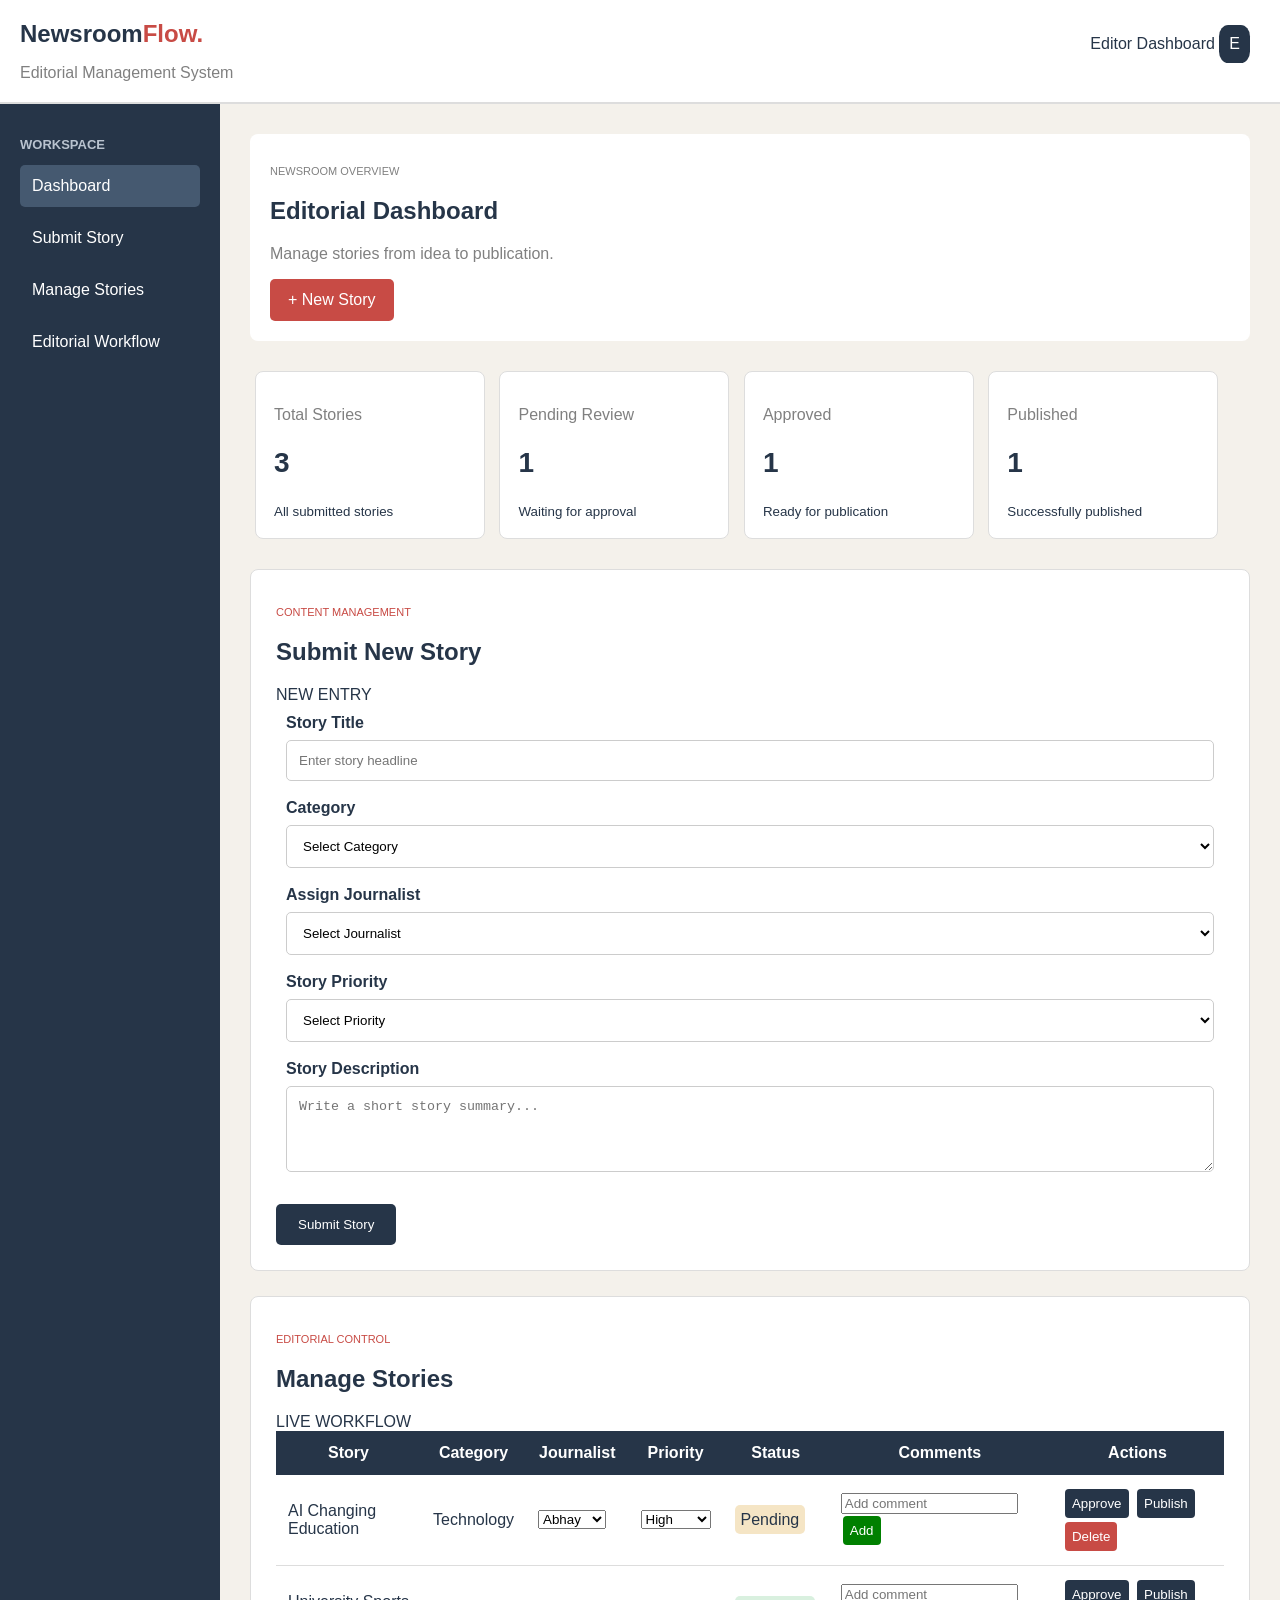
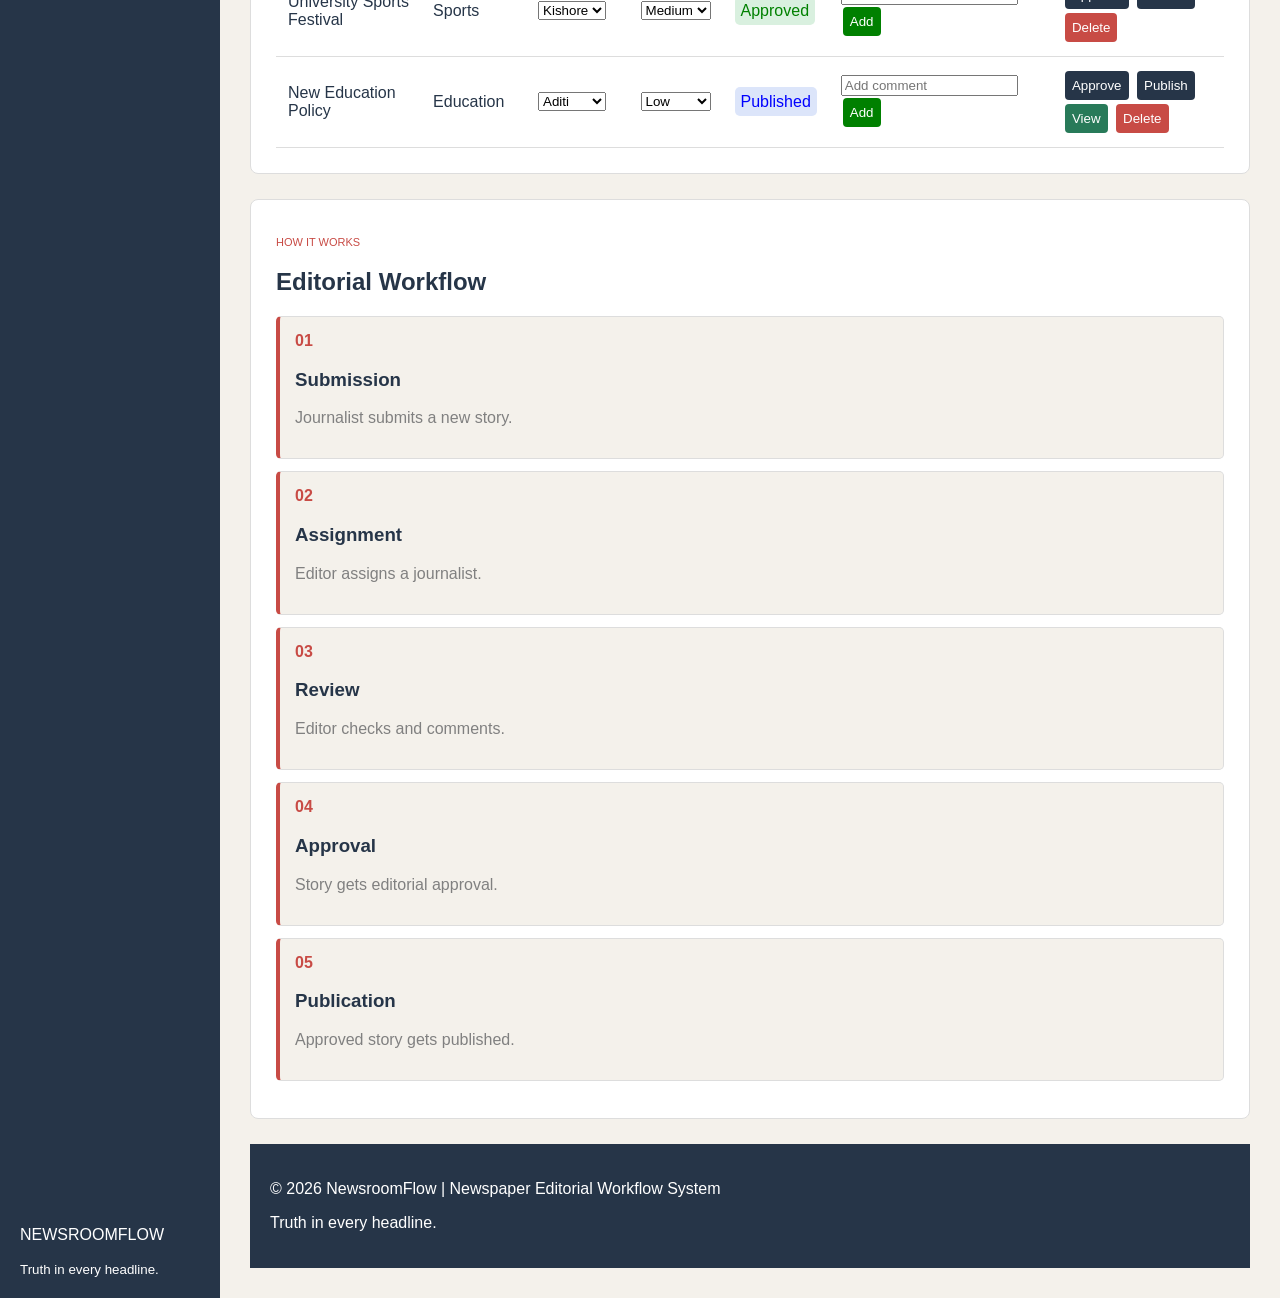
<file: cse 326new/index.html>
<!DOCTYPE html>
<html lang="en">
<head>
    <meta charset="UTF-8">
    <meta name="viewport" content="width=device-width, initial-scale=1.0">
    <title>NewsroomFlow - Editorial Workflow</title>
    <link rel="stylesheet" href="css.css">
</head>
<body>

    <!-- Header -->
    <header class="header">
        <div class="logo">
            <h2>Newsroom<span>Flow.</span></h2>
            <p>Editorial Management System</p>
        </div>

        <div class="editor">
            <span>Editor Dashboard</span>
            <div class="profile">E</div>
        </div>
    </header>

    <!-- Main Layout -->
    <div class="container">

        <!-- Sidebar -->
        <aside class="sidebar">
            <h3>WORKSPACE</h3>

            <nav>
                <a href="#dashboard" class="active">Dashboard</a>
                <a href="#submit">Submit Story</a>
                <a href="#stories">Manage Stories</a>
                <a href="#workflow">Editorial Workflow</a>
            </nav>

            <div class="sidebar-bottom">
                <p>NEWSROOMFLOW</p>
                <small>Truth in every headline.</small>
            </div>
        </aside>

        <!-- Main Content -->
        <main class="main-content">

            <!-- Dashboard -->
            <section id="dashboard">
                <div class="welcome">
                    <div>
                        <p class="small-heading">NEWSROOM OVERVIEW</p>
                        <h1>Editorial Dashboard</h1>
                        <p>Manage stories from idea to publication.</p>
                    </div>
                    <a href="#submit" class="add-button">+ New Story</a>
                </div>

                <!-- Statistics -->
                <div class="stats">

                    <div class="stat-card">
                        <p>Total Stories</p>
                        <h2 id="totalStories">0</h2>
                        <small>All submitted stories</small>
                    </div>

                    <div class="stat-card">
                        <p>Pending Review</p>
                        <h2 id="pendingStories">0</h2>
                        <small>Waiting for approval</small>
                    </div>

                    <div class="stat-card">
                        <p>Approved</p>
                        <h2 id="approvedStories">0</h2>
                        <small>Ready for publication</small>
                    </div>

                    <div class="stat-card">
                        <p>Published</p>
                        <h2 id="publishedStories">0</h2>
                        <small>Successfully published</small>
                    </div>

                </div>
            </section>

            <!-- Story Submission -->
            <section id="submit" class="panel">
                <div class="section-heading">
                    <div>
                        <p class="small-heading">CONTENT MANAGEMENT</p>
                        <h2>Submit New Story</h2>
                    </div>
                    <span class="tag">NEW ENTRY</span>
                </div>

                <form id="storyForm">

                    <div class="form-grid">

                        <div class="form-group">
                            <label for="title">Story Title</label>
                            <input type="text" id="title"
                                placeholder="Enter story headline" required>
                        </div>

                        <div class="form-group">
                            <label for="category">Category</label>
                            <select id="category" required>
                                <option value="">Select Category</option>
                                <option>Politics</option>
                                <option>Technology</option>
                                <option>Education</option>
                                <option>Sports</option>
                                <option>Business</option>
                                <option>Entertainment</option>
                            </select>
                        </div>

                        <div class="form-group">
                            <label for="journalist">Assign Journalist</label>
                            <select id="journalist" required>
                                <option value="">Select Journalist</option>
                                <option>Abhay</option>
                                <option>Kishore</option>
                                <option>Parvat</option>
                                <option>Aditi</option>
                            </select>
                        </div>

                        <div class="form-group">
                            <label for="priority">Story Priority</label>
                            <select id="priority" required>
                                <option value="">Select Priority</option>
                                <option>High</option>
                                <option>Medium</option>
                                <option>Low</option>
                            </select>
                        </div>

                        <div class="form-group full-width">
                            <label for="summary">Story Description</label>
                            <textarea id="summary" rows="4"
                                placeholder="Write a short story summary..."
                                required></textarea>
                        </div>

                    </div>

                    <button type="submit" class="submit-button">
                        Submit Story
                    </button>

                </form>
            </section>

            <!-- Story Management -->
            <section id="stories" class="panel">
                <div class="section-heading">
                    <div>
                        <p class="small-heading">EDITORIAL CONTROL</p>
                        <h2>Manage Stories</h2>
                    </div>
                    <span class="tag">LIVE WORKFLOW</span>
                </div>

                <div class="table-container">
                    <table>
                        <thead>
                            <tr>
                                <th>Story</th>
                                <th>Category</th>
                                <th>Journalist</th>
                                <th>Priority</th>
                                <th>Status</th>
                                <th>Comments</th>
                                <th>Actions</th>
                            </tr>
                        </thead>

                        <tbody id="storyTable">
                            <!-- JavaScript adds stories here -->
                        </tbody>
                    </table>
                </div>
            </section>

            <!-- Editorial Workflow -->
            <section id="workflow" class="panel">
                <p class="small-heading">HOW IT WORKS</p>
                <h2>Editorial Workflow</h2>

                <div class="workflow">

                    <div class="workflow-step">
                        <span>01</span>
                        <h3>Submission</h3>
                        <p>Journalist submits a new story.</p>
                    </div>

                    <div class="workflow-step">
                        <span>02</span>
                        <h3>Assignment</h3>
                        <p>Editor assigns a journalist.</p>
                    </div>

                    <div class="workflow-step">
                        <span>03</span>
                        <h3>Review</h3>
                        <p>Editor checks and comments.</p>
                    </div>

                    <div class="workflow-step">
                        <span>04</span>
                        <h3>Approval</h3>
                        <p>Story gets editorial approval.</p>
                    </div>

                    <div class="workflow-step">
                        <span>05</span>
                        <h3>Publication</h3>
                        <p>Approved story gets published.</p>
                    </div>

                </div>
            </section>

            <!-- Footer -->
            <footer>
                <p>© 2026 NewsroomFlow | Newspaper Editorial Workflow System</p>
                <p>Truth in every headline.</p>
            </footer>

        </main>
    </div>

    <script src="script.js"></script>
</body>
</html>
</file>
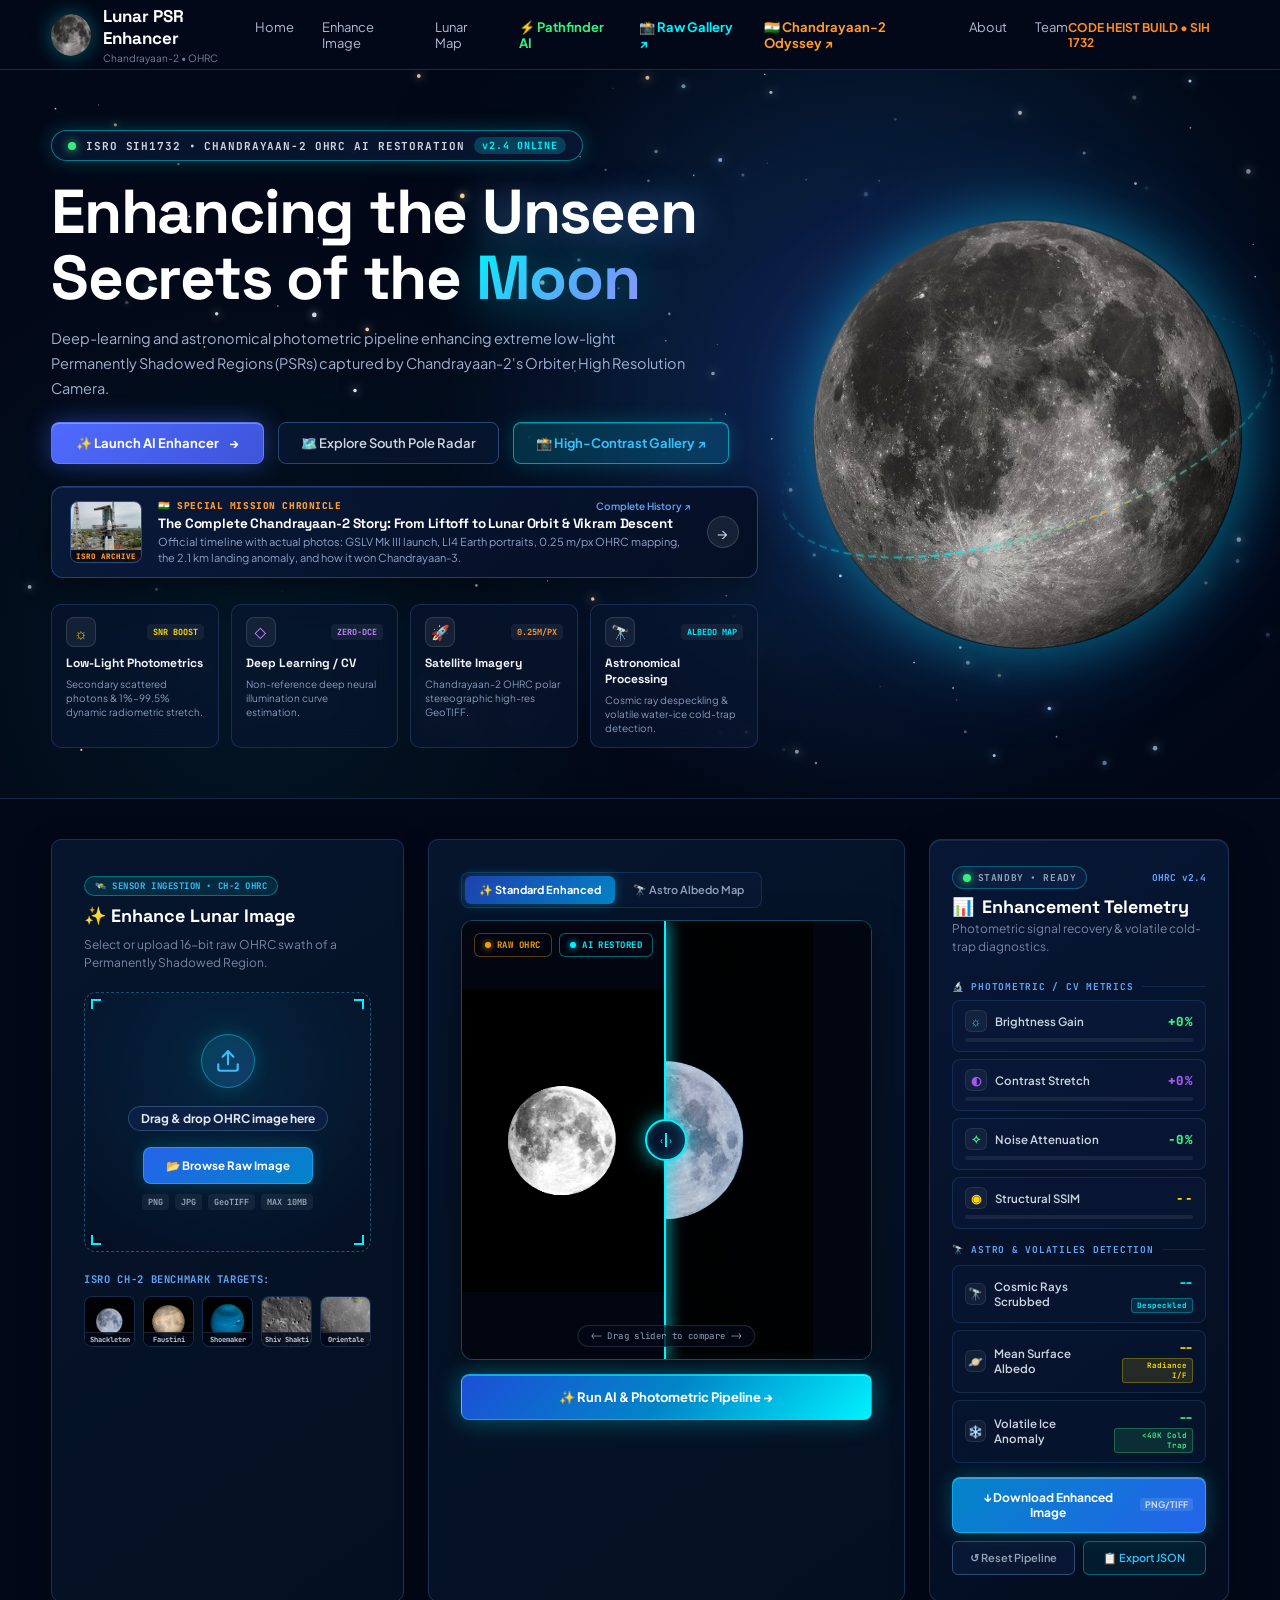
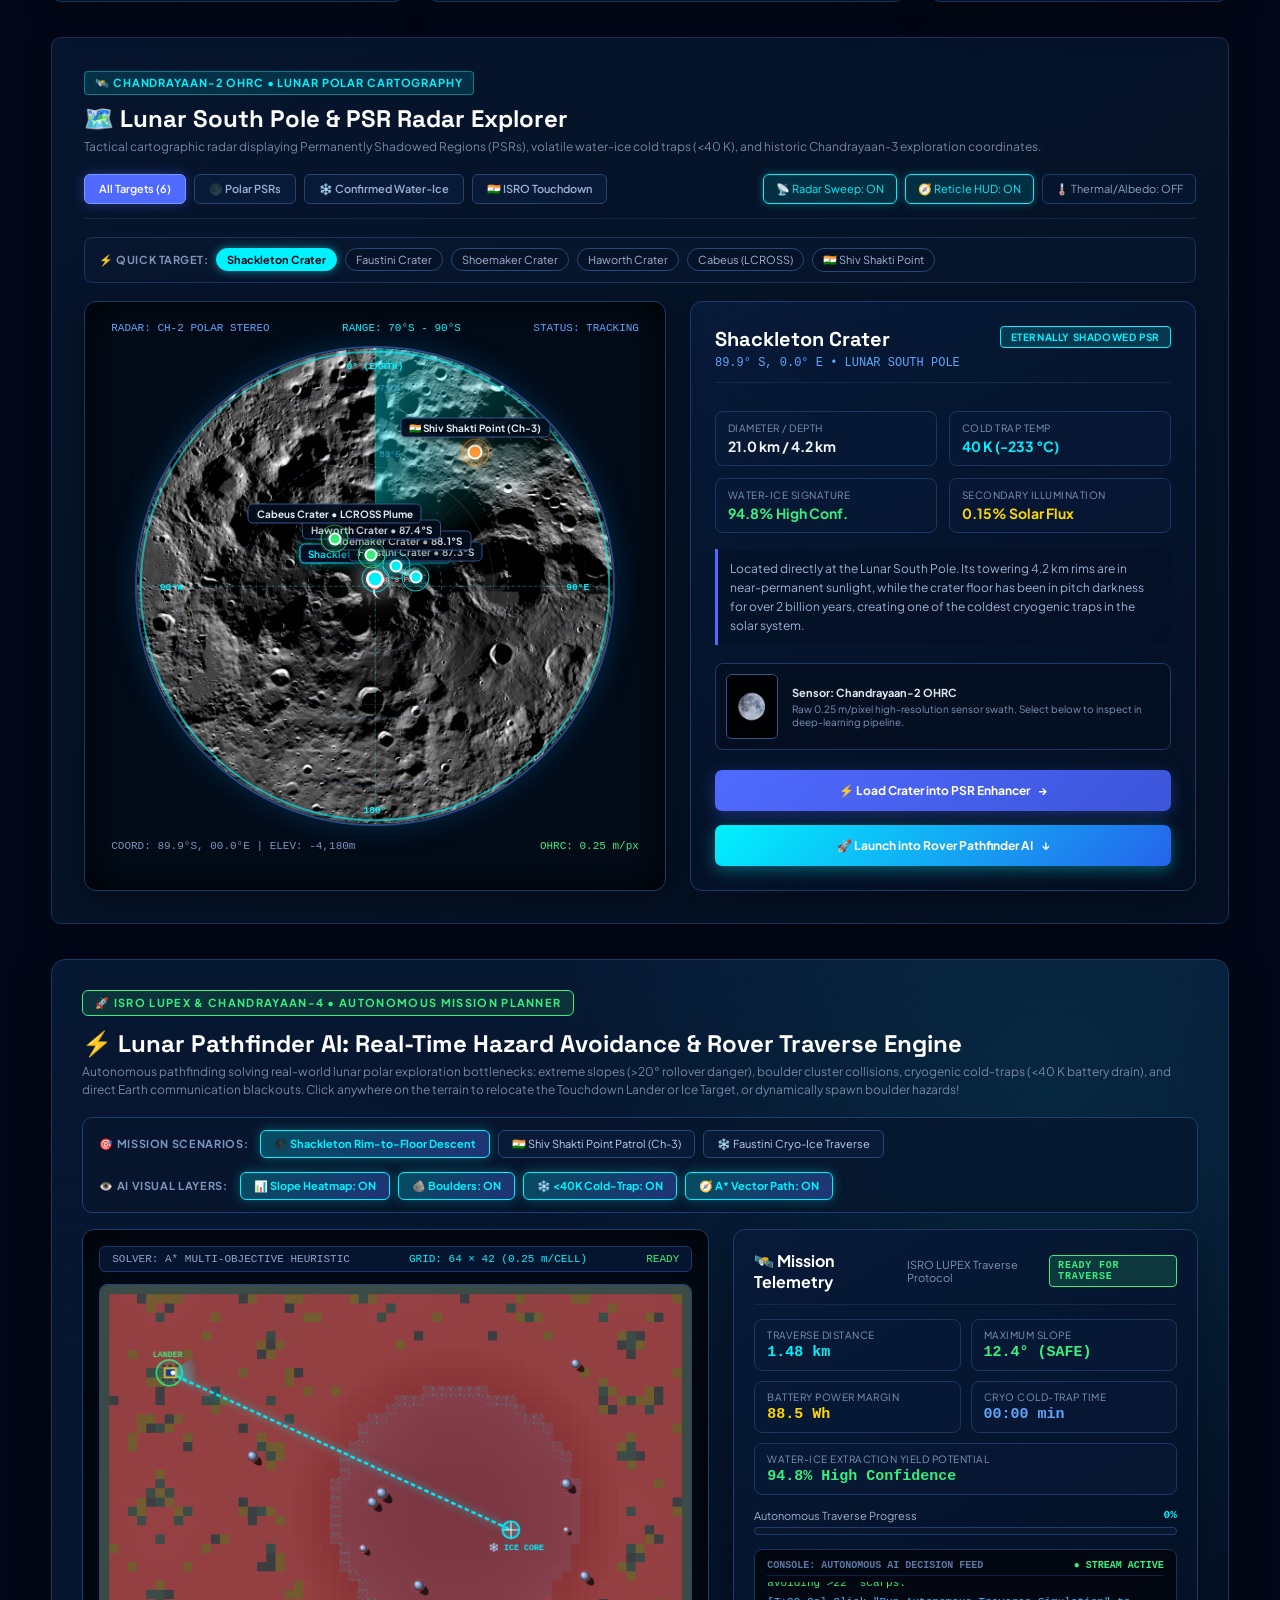
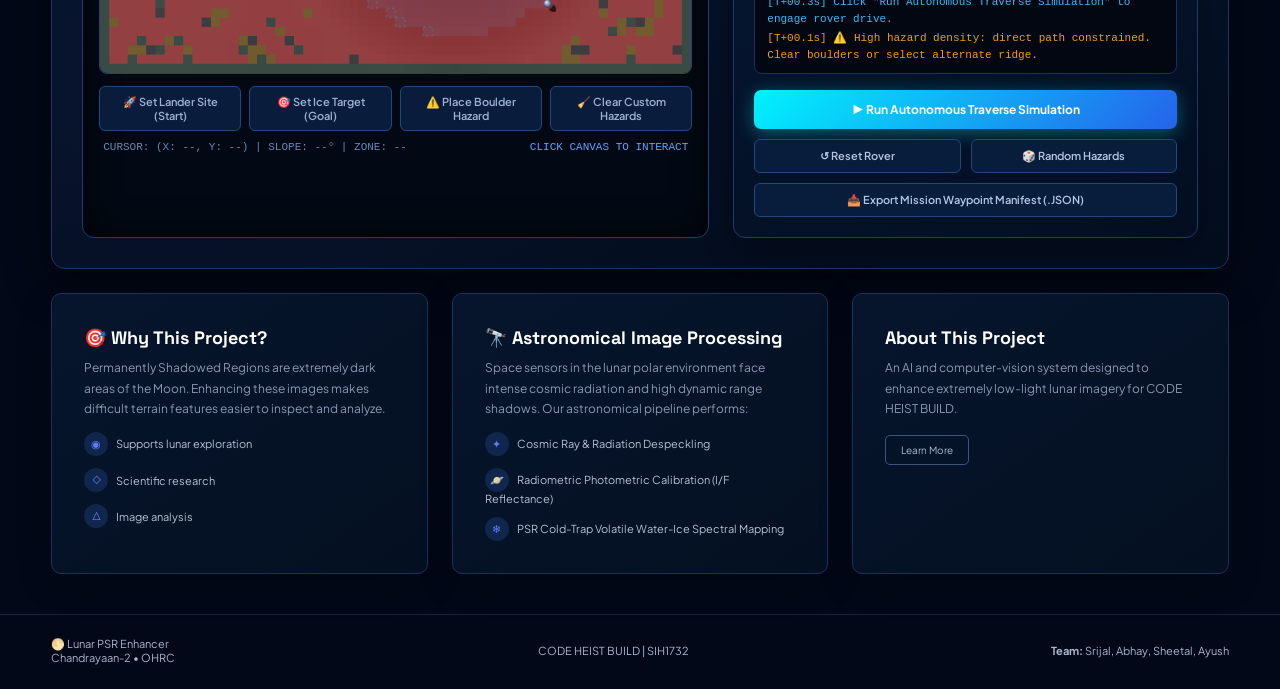
<file: LunarVisionAI/frontend/index.html>
<!DOCTYPE html>
<html lang="en">
<head>
<meta charset="UTF-8">
<meta name="viewport" content="width=device-width,initial-scale=1.0">
<title>Lunar PSR Enhancer • Chandrayaan-2 OHRC AI Pipeline</title>
<link rel="preconnect" href="https://fonts.googleapis.com">
<link rel="preconnect" href="https://fonts.gstatic.com" crossorigin>
<link href="https://fonts.googleapis.com/css2?family=JetBrains+Mono:wght@500;700&family=Plus+Jakarta+Sans:wght@400;500;600;700;800&family=Space+Grotesk:wght@500;600;700;800;900&display=swap" rel="stylesheet">

<style>
*{margin:0;padding:0;box-sizing:border-box}
html{scroll-behavior:smooth}
body{font-family:'Plus Jakarta Sans',-apple-system,BlinkMacSystemFont,sans-serif;background:#020817;color:#fff;overflow-x:hidden}
h1,h2,h3,.card-title,.brand h2{font-family:'Space Grotesk',sans-serif}
button{font:inherit;cursor:pointer}
a{text-decoration:none;color:inherit}

.navbar{
  height:70px;padding:0 4%;display:flex;align-items:center;justify-content:space-between;
  background:#020817;border-bottom:1px solid #182b4a;position:sticky;top:0;z-index:1000
}
.brand{display:flex;align-items:center;gap:12px}
.brand-moon{
  width:42px;height:42px;border-radius:50%;
  background:url("images/moon_sphere.png") center/cover no-repeat;
  box-shadow:0 0 20px rgba(0,242,254,.35)
}
.brand h2{font-size:17px}.brand p{font-size:10px;color:#74829d;margin-top:3px}
.nav-links{display:flex;gap:28px}.nav-links a{font-size:13px;color:#aebbd1}.nav-links a:hover{color:#6d8cff}
.sih-box{font-size:12px;color:#ff8b26;font-weight:bold}

.hero{
  min-height:540px;padding:60px 4% 50px;display:flex;align-items:center;position:relative;overflow:hidden;
  border-bottom:1px solid #162744;
  background:radial-gradient(circle at 68% 45%,rgba(35,70,165,.35),transparent 45%),radial-gradient(circle at 20% 80%,rgba(0,242,254,.06),transparent 35%),#020817;
}
.space-canvas{
  position:absolute;inset:0;width:100%;height:100%;pointer-events:none;z-index:1;
}

.hero-content{width:60%;z-index:5;position:relative}

/* Mission Status Badge Pill */
.mission-tag-pill{
  display:inline-flex;align-items:center;gap:10px;padding:6px 16px;border-radius:30px;
  background:rgba(10,26,58,0.7);border:1px solid rgba(0,242,254,0.45);
  backdrop-filter:blur(10px);box-shadow:0 0 20px rgba(0,242,254,0.22);
  font-size:11px;font-weight:700;color:#cbd5e1;margin-bottom:18px;
  letter-spacing:.08em;font-family:'JetBrains Mono',monospace;
}
.live-pulse-dot{
  width:8px;height:8px;border-radius:50%;background:#38ef7d;
  box-shadow:0 0 10px #38ef7d;animation:statusPulse 1.8s infinite;
}
@keyframes statusPulse{0%,100%{transform:scale(1);opacity:1}50%{transform:scale(1.45);opacity:.45}}
.tag-status{
  background:rgba(0,242,254,0.2);color:#00f2fe;padding:2px 8px;border-radius:12px;font-size:10px;
}

/* Headings with Shimmer Aura */
.hero h1{
  font-size:clamp(38px,5.2vw,62px);line-height:1.06;margin-bottom:16px;
  font-weight:800;letter-spacing:-.02em;
}
.shimmer-text{
  background:linear-gradient(135deg,#00f2fe 0%,#60a5fa 32%,#c084fc 65%,#00f2fe 100%);
  background-size:250% auto;
  -webkit-background-clip:text;
  -webkit-text-fill-color:transparent;
  animation:textShimmer 5s linear infinite;
  display:inline-block;
  filter:drop-shadow(0 0 25px rgba(0,242,254,0.45));
}
@keyframes textShimmer{0%{background-position:0% center}100%{background-position:250% center}}
.unseen-glow{
  text-shadow:0 0 35px rgba(96,165,250,0.55);
}
.hero-description{
  max-width:650px;color:#9eb2d2;font-size:14.5px;line-height:1.7;
}

/* CTA Action Buttons */
.hero-cta-group{
  display:flex;flex-wrap:wrap;gap:14px;margin-top:22px;align-items:center;
}
.hero-primary-btn{
  display:inline-flex;align-items:center;gap:10px;padding:12px 24px;border-radius:8px;
  background:linear-gradient(135deg,#506aff,#3d55d9);color:#fff;font-size:13px;font-weight:700;
  box-shadow:0 0 25px rgba(80,106,255,0.45),inset 0 1px 0 rgba(255,255,255,0.3);
  border:1px solid rgba(130,160,255,0.4);transition:all .25s cubic-bezier(0.34,1.56,0.64,1);
}
.hero-primary-btn:hover{
  transform:translateY(-3px) scale(1.02);box-shadow:0 8px 30px rgba(80,106,255,0.7);
}
.hero-secondary-btn{
  display:inline-flex;align-items:center;gap:10px;padding:12px 22px;border-radius:8px;
  background:rgba(10,25,55,0.6);border:1px solid #284777;color:#cbd5e1;font-size:13px;font-weight:600;
  backdrop-filter:blur(10px);transition:all .2s;
}
.hero-secondary-btn:hover{
  border-color:#00f2fe;color:#fff;background:rgba(15,35,75,0.8);
  box-shadow:0 0 18px rgba(0,242,254,0.25);transform:translateY(-2px);
}
.hero-gallery-btn{
  display:inline-flex;align-items:center;gap:10px;padding:12px 22px;border-radius:8px;
  background:linear-gradient(135deg,rgba(0,242,254,0.14),rgba(14,165,233,0.22));
  border:1px solid rgba(0,242,254,0.55);color:#38bdf8;font-size:13px;font-weight:700;
  backdrop-filter:blur(10px);box-shadow:0 0 20px rgba(0,242,254,0.18),inset 0 1px 0 rgba(255,255,255,0.15);
  transition:all .25s cubic-bezier(0.34,1.56,0.64,1);
}
.hero-gallery-btn:hover{
  transform:translateY(-3px) scale(1.02);
  border-color:#00f2fe;color:#fff;
  background:linear-gradient(135deg,rgba(0,242,254,0.32),rgba(14,165,233,0.45));
  box-shadow:0 8px 25px rgba(0,242,254,0.45);
}

/* Chandrayaan-2 Mission Odyssey Banner (Replaces old telemetry strip) */
.ch2-mission-launchpad{
  display:flex;align-items:center;gap:16px;margin-top:22px;padding:12px 18px;border-radius:12px;
  background:linear-gradient(135deg,rgba(10,28,64,0.85),rgba(4,14,34,0.92));
  border:1px solid rgba(88,140,255,0.35);box-shadow:0 8px 30px rgba(0,0,0,0.4),inset 0 1px 0 rgba(255,255,255,0.1);
  backdrop-filter:blur(12px);position:relative;overflow:hidden;max-width:820px;text-decoration:none;
  transition:all .3s cubic-bezier(0.34,1.56,0.64,1);
}
.ch2-mission-launchpad:hover{
  transform:translateY(-3px);border-color:#ff9933;
  box-shadow:0 12px 35px rgba(0,0,0,0.5),0 0 25px rgba(255,153,51,0.3);
  background:linear-gradient(135deg,rgba(14,38,88,0.92),rgba(6,18,44,0.96));
}
.ch2-launchpad-thumb{
  width:72px;height:62px;border-radius:8px;overflow:hidden;position:relative;flex-shrink:0;border:1px solid #294c82;
}
.ch2-launchpad-thumb img{width:100%;height:100%;object-fit:cover;transition:transform .3s}
.ch2-mission-launchpad:hover .ch2-launchpad-thumb img{transform:scale(1.1)}
.ch2-thumb-tag{
  position:absolute;bottom:0;left:0;right:0;background:rgba(2,7,21,0.9);
  color:#ff9933;font-size:7.5px;font-weight:800;text-align:center;padding:1px 0;font-family:'JetBrains Mono',monospace;
}
.ch2-launchpad-info{flex:1;min-width:0}
.ch2-launchpad-header{display:flex;align-items:center;justify-content:space-between;gap:8px;margin-bottom:3px}
.ch2-live-tag{font-size:9.5px;font-weight:800;color:#ff9933;letter-spacing:.06em;font-family:'JetBrains Mono',monospace}
.ch2-ext-link{font-size:10px;color:#60a5fa;font-weight:600}
.ch2-launchpad-title{
  font-size:13.5px;font-weight:700;color:#fff;font-family:'Space Grotesk',sans-serif;
  letter-spacing:-.01em;white-space:nowrap;overflow:hidden;text-overflow:ellipsis;
}
.ch2-launchpad-desc{
  font-size:11px;color:#8da4c8;line-height:1.4;margin-top:2px;
  display:-webkit-box;-webkit-line-clamp:2;-webkit-box-orient:vertical;overflow:hidden;
}
.ch2-launchpad-arrow{
  width:32px;height:32px;border-radius:50%;background:rgba(255,255,255,0.07);
  border:1px solid rgba(255,255,255,0.15);display:grid;place-items:center;
  font-size:15px;color:#cbd5e1;flex-shrink:0;transition:all .25s;
}
.ch2-mission-launchpad:hover .ch2-launchpad-arrow{
  background:#ff9933;color:#020715;border-color:#ff9933;transform:translateX(3px);box-shadow:0 0 15px rgba(255,153,51,0.6);
}
@media(max-width:650px){.ch2-launchpad-thumb{display:none}.ch2-launchpad-title{white-space:normal}}

/* 4 Core Feature Cards */
.hero-features{
  display:grid;grid-template-columns:repeat(4,1fr);gap:12px;margin-top:26px;max-width:820px;
}
.hero-feature-card{
  display:flex;flex-direction:column;gap:6px;padding:12px 14px;border-radius:10px;
  background:rgba(8,22,48,0.65);border:1px solid rgba(50,85,145,0.4);
  backdrop-filter:blur(12px);transition:all .25s cubic-bezier(0.34,1.56,0.64,1);
  cursor:pointer;position:relative;overflow:hidden;text-decoration:none;
}
.hero-feature-card:hover{
  transform:translateY(-5px);
  border-color:var(--accent-color,#506aff);
  box-shadow:0 10px 25px rgba(0,0,0,0.4),0 0 20px var(--glow-color,rgba(80,106,255,0.3));
  background:rgba(12,30,65,0.85);
}
.hero-feature-card::before{
  content:"";position:absolute;top:0;left:0;right:0;height:2px;
  background:linear-gradient(90deg,transparent,var(--accent-color,#506aff),transparent);
  opacity:0;transition:opacity .25s;
}
.hero-feature-card:hover::before{opacity:1}
.feature-top-row{display:flex;align-items:center;justify-content:space-between}
.feature-icon-badge{
  width:30px;height:30px;border-radius:8px;display:grid;place-items:center;
  font-size:15px;background:rgba(255,255,255,0.06);border:1px solid rgba(255,255,255,0.12);
}
.feature-tag-chip{
  font-size:8.5px;font-family:'JetBrains Mono',monospace;padding:2px 6px;
  border-radius:4px;background:rgba(255,255,255,0.06);color:#8ea3c4;font-weight:700;
}
.feature-title{
  font-size:12px;font-weight:700;color:#f1f5f9;margin-top:2px;font-family:'Space Grotesk',sans-serif;
}
.feature-desc{
  font-size:10px;color:#859bbd;line-height:1.4;
}

.moon-system{
  position:absolute;right:3%;top:50%;transform:translateY(-50%);width:430px;height:430px;z-index:2;
  display:flex;align-items:center;justify-content:center;pointer-events:none;
}
.orbit-svg-back{
  position:absolute;top:50%;left:50%;width:580px;height:320px;
  margin-top:-160px;margin-left:-290px;pointer-events:none;z-index:1;overflow:visible;
}
.orbit-svg-front{
  position:absolute;top:50%;left:50%;width:580px;height:320px;
  margin-top:-160px;margin-left:-290px;pointer-events:none;z-index:8;overflow:visible;
}
.hero-moon{
  width:100%;height:100%;border-radius:50%;position:relative;z-index:5;
  background:url("images/moon_sphere.png") center/cover no-repeat;
  box-shadow:
    0 0 55px rgba(0,242,254,0.22),
    0 0 110px rgba(56,110,255,0.18),
    inset -32px -18px 55px rgba(0,0,0,0.68),
    inset 14px 14px 30px rgba(255,255,255,0.15);
  filter:drop-shadow(0 0 30px rgba(0,242,254,0.2));
  animation:moonFloat 6s ease-in-out infinite alternate;
}
.ch2-orbiter-unit{
  position:absolute;top:50%;left:50%;width:0;height:0;
  display:flex;flex-direction:column;align-items:center;justify-content:center;
  pointer-events:none;animation:ch2OrbitPath 14s linear infinite;
}
.satellite-hud-pill{
  position:absolute;top:-52px;left:50%;transform:translateX(-50%);
  display:inline-flex;align-items:center;gap:6px;padding:2px 8px;border-radius:12px;
  background:rgba(2,8,23,0.88);border:1px solid rgba(0,242,254,0.4);
  color:#38bdf8;font-size:8px;font-family:'JetBrains Mono',monospace;font-weight:700;
  letter-spacing:.05em;white-space:nowrap;box-shadow:0 0 12px rgba(0,242,254,0.25);
}
.satellite-hud-pill .live-dot{
  width:5px;height:5px;border-radius:50%;background:#38ef7d;
  box-shadow:0 0 6px #38ef7d;animation:statusPulse 1.5s infinite;
}
.satellite-svg{
  filter:drop-shadow(0 0 12px rgba(0,242,254,0.6));overflow:visible;
}
.scanning-laser-cone{
  animation:laserPulse 1.8s ease-in-out infinite alternate;
}
@keyframes laserPulse{
  0%{opacity:.25;transform:scaleY(0.9)}
  100%{opacity:.85;transform:scaleY(1.1);filter:drop-shadow(0 0 8px rgba(0,242,254,.9))}
}
@keyframes radioPing{
  0%{stroke-dashoffset:0;opacity:0.9}
  100%{stroke-dashoffset:15;opacity:0.1}
}
@keyframes ch2OrbitPath {
  0.0% { transform: translate(32.4px, 99.9px) rotate(162.0deg) scale(1.10); z-index: 12; opacity: 1.00; }
  2.5% { transform: translate(-7.4px, 111.4px) rotate(165.6deg) scale(1.10); z-index: 12; opacity: 1.00; }
  5.0% { transform: translate(-47.0px, 120.3px) rotate(169.3deg) scale(1.10); z-index: 12; opacity: 1.00; }
  7.5% { transform: translate(-85.5px, 126.2px) rotate(173.4deg) scale(1.10); z-index: 12; opacity: 1.00; }
  10.0% { transform: translate(-121.9px, 128.9px) rotate(178.1deg) scale(1.10); z-index: 12; opacity: 1.00; }
  12.5% { transform: translate(-155.3px, 128.5px) rotate(183.6deg) scale(1.10); z-index: 12; opacity: 1.00; }
  15.0% { transform: translate(-184.8px, 124.9px) rotate(190.6deg) scale(1.10); z-index: 12; opacity: 1.00; }
  17.5% { transform: translate(-209.8px, 118.3px) rotate(199.9deg) scale(1.10); z-index: 12; opacity: 1.00; }
  20.0% { transform: translate(-229.7px, 108.7px) rotate(212.6deg) scale(1.10); z-index: 12; opacity: 1.00; }
  22.5% { transform: translate(-243.9px, 96.5px) rotate(230.2deg) scale(1.10); z-index: 12; opacity: 1.00; }
  25.0% { transform: translate(-252.0px, 81.9px) rotate(252.0deg) scale(1.10); z-index: 12; opacity: 1.00; }
  27.5% { transform: translate(-254.0px, 65.3px) rotate(273.8deg) scale(0.85); z-index: 2; opacity: 0.40; }
  30.0% { transform: translate(-249.7px, 47.0px) rotate(291.4deg) scale(0.85); z-index: 2; opacity: 0.40; }
  32.5% { transform: translate(-239.3px, 27.6px) rotate(304.1deg) scale(0.85); z-index: 2; opacity: 0.40; }
  35.0% { transform: translate(-223.0px, 7.6px) rotate(313.4deg) scale(0.85); z-index: 2; opacity: 0.40; }
  37.5% { transform: translate(-201.2px, -12.7px) rotate(320.4deg) scale(0.85); z-index: 2; opacity: 0.00; }
  40.0% { transform: translate(-174.4px, -32.7px) rotate(325.9deg) scale(0.85); z-index: 2; opacity: 0.00; }
  42.5% { transform: translate(-143.3px, -51.8px) rotate(330.6deg) scale(0.85); z-index: 2; opacity: 0.00; }
  45.0% { transform: translate(-108.7px, -69.7px) rotate(334.7deg) scale(0.85); z-index: 2; opacity: 0.00; }
  47.5% { transform: translate(-71.5px, -85.8px) rotate(338.4deg) scale(0.85); z-index: 2; opacity: 0.00; }
  50.0% { transform: translate(-32.4px, -99.9px) rotate(342.0deg) scale(0.85); z-index: 2; opacity: 0.00; }
  52.5% { transform: translate(7.4px, -111.4px) rotate(345.6deg) scale(0.85); z-index: 2; opacity: 0.00; }
  55.0% { transform: translate(47.0px, -120.3px) rotate(349.3deg) scale(0.85); z-index: 2; opacity: 0.00; }
  57.5% { transform: translate(85.5px, -126.2px) rotate(353.4deg) scale(0.85); z-index: 2; opacity: 0.00; }
  60.0% { transform: translate(121.9px, -128.9px) rotate(358.1deg) scale(0.85); z-index: 2; opacity: 0.00; }
  62.5% { transform: translate(155.3px, -128.5px) rotate(363.6deg) scale(0.85); z-index: 2; opacity: 0.00; }
  65.0% { transform: translate(184.8px, -124.9px) rotate(370.6deg) scale(0.85); z-index: 2; opacity: 0.40; }
  67.5% { transform: translate(209.8px, -118.3px) rotate(379.9deg) scale(0.85); z-index: 2; opacity: 0.40; }
  70.0% { transform: translate(229.7px, -108.7px) rotate(392.6deg) scale(0.85); z-index: 2; opacity: 0.40; }
  72.5% { transform: translate(243.9px, -96.5px) rotate(410.2deg) scale(0.85); z-index: 2; opacity: 0.40; }
  75.0% { transform: translate(252.0px, -81.9px) rotate(432.0deg) scale(1.10); z-index: 12; opacity: 1.00; }
  77.5% { transform: translate(254.0px, -65.3px) rotate(453.8deg) scale(1.10); z-index: 12; opacity: 1.00; }
  80.0% { transform: translate(249.7px, -47.0px) rotate(471.4deg) scale(1.10); z-index: 12; opacity: 1.00; }
  82.5% { transform: translate(239.3px, -27.6px) rotate(484.1deg) scale(1.10); z-index: 12; opacity: 1.00; }
  85.0% { transform: translate(223.0px, -7.6px) rotate(493.4deg) scale(1.10); z-index: 12; opacity: 1.00; }
  87.5% { transform: translate(201.2px, 12.7px) rotate(500.4deg) scale(1.10); z-index: 12; opacity: 1.00; }
  90.0% { transform: translate(174.4px, 32.7px) rotate(505.9deg) scale(1.10); z-index: 12; opacity: 1.00; }
  92.5% { transform: translate(143.3px, 51.8px) rotate(510.6deg) scale(1.10); z-index: 12; opacity: 1.00; }
  95.0% { transform: translate(108.7px, 69.7px) rotate(514.7deg) scale(1.10); z-index: 12; opacity: 1.00; }
  97.5% { transform: translate(71.5px, 85.8px) rotate(518.4deg) scale(1.10); z-index: 12; opacity: 1.00; }
  100.0% { transform: translate(32.4px, 99.9px) rotate(522.0deg) scale(1.10); z-index: 12; opacity: 1.00; }
}
.meteor{
  position:absolute;z-index:4;width:145px;height:2px;opacity:0;pointer-events:none;border-radius:50%;
  background:linear-gradient(90deg,transparent,rgba(148,192,255,.1) 28%,#b8d6ff 72%,#fff);
  box-shadow:0 0 8px #d9eaff,0 0 22px rgba(121,172,255,.9);
  transform:rotate(-35deg);animation:meteorFly 8s linear infinite
}
.meteor:after{
  content:"";position:absolute;right:-4px;top:50%;width:7px;height:7px;border-radius:50%;
  background:#fff;transform:translateY(-50%);
  box-shadow:0 0 8px 3px #fff,0 0 20px 7px rgba(126,177,255,.75)
}
.m1{top:15%;right:16%;animation-delay:1s}.m2{top:38%;right:42%;width:90px;animation-delay:5s}

.container{width:92%;max-width:1650px;margin:40px auto}
.card{
  padding:32px;border:1px solid #193258;border-radius:10px;
  background:linear-gradient(145deg,#06152d,#041021);
  box-shadow:0 10px 35px rgba(0,0,0,.2)
}
.card-title{font-size:18px;margin-bottom:9px}.card-subtitle{color:#7786a2;font-size:12px;line-height:1.5;margin-bottom:20px}
.dashboard{display:grid;grid-template-columns:1fr 1.35fr .85fr;gap:24px}
/* Card 1: Upload & Payload Ingestion Console */
.upload-card-header-badge{
  display:inline-flex;align-items:center;gap:6px;padding:3px 10px;border-radius:20px;
  background:rgba(0,242,254,0.1);border:1px solid rgba(0,242,254,0.35);
  font-size:9px;font-family:'JetBrains Mono',monospace;font-weight:700;color:#38bdf8;
  letter-spacing:.06em;margin-bottom:8px;
}
.upload-area{
  min-height:260px;display:flex;flex-direction:column;align-items:center;justify-content:center;text-align:center;
  border:1.5px dashed rgba(56,189,248,0.38);border-radius:12px;
  background:radial-gradient(circle at 50% 30%,rgba(14,165,233,0.12),rgba(4,14,34,0.85));
  position:relative;padding:24px 16px;cursor:pointer;
  transition:all .3s cubic-bezier(0.34,1.56,0.64,1);
}
.upload-area:hover, .upload-area.dragover{
  border-color:#00f2fe;background:radial-gradient(circle at 50% 30%,rgba(0,242,254,0.22),rgba(6,20,50,0.92));
  box-shadow:0 0 30px rgba(0,242,254,0.25);transform:translateY(-2px);
}
.corner-bracket{
  position:absolute;width:10px;height:10px;pointer-events:none;
}
.cb-tl{top:6px;left:6px;border-top:2px solid #00f2fe;border-left:2px solid #00f2fe;}
.cb-tr{top:6px;right:6px;border-top:2px solid #00f2fe;border-right:2px solid #00f2fe;}
.cb-bl{bottom:6px;left:6px;border-bottom:2px solid #00f2fe;border-left:2px solid #00f2fe;}
.cb-br{bottom:6px;right:6px;border-bottom:2px solid #00f2fe;border-right:2px solid #00f2fe;}

.upload-icon-wrap{
  width:54px;height:54px;border-radius:50%;
  background:linear-gradient(135deg,rgba(0,242,254,0.15),rgba(59,130,246,0.25));
  border:1px solid rgba(0,242,254,0.4);display:grid;place-items:center;
  margin-bottom:12px;box-shadow:0 0 20px rgba(0,242,254,0.2);
  transition:transform .3s;
}
.upload-area:hover .upload-icon-wrap{transform:scale(1.1) rotate(5deg);}
.upload-icon-svg{width:26px;height:26px;stroke:#38bdf8;fill:none;}

.upload-filename-pill{
  font-size:12px;font-weight:700;color:#e2e8f0;margin:6px 0;
  max-width:92%;white-space:nowrap;overflow:hidden;text-overflow:ellipsis;
  background:rgba(15,35,75,0.7);padding:4px 12px;border-radius:20px;
  border:1px solid rgba(147,197,253,0.25);
}
.choose-button{
  margin-top:10px;padding:10px 22px;border-radius:8px;
  background:linear-gradient(135deg,#2563eb,#0284c7);color:#fff;
  font-size:11.5px;font-weight:700;border:1px solid rgba(0,242,254,0.4);
  box-shadow:0 0 16px rgba(0,242,254,0.2);cursor:pointer;
  transition:all .25s ease;display:inline-flex;align-items:center;gap:6px;
}
.choose-button:hover{
  background:linear-gradient(135deg,#3b82f6,#00f2fe);
  transform:translateY(-2px);box-shadow:0 6px 20px rgba(0,242,254,0.4);
}
#fileInput{display:none}
.format-pills{display:flex;gap:6px;margin-top:10px;justify-content:center;flex-wrap:wrap}
.format-pill{
  font-size:8.5px;font-family:'JetBrains Mono',monospace;font-weight:700;
  color:#94a3b8;background:rgba(255,255,255,0.06);padding:2px 6px;border-radius:4px;
}

/* Example Images Strip */
.examples-hdr{
  display:flex;align-items:center;justify-content:space-between;
  margin-top:20px;margin-bottom:10px;
}
.examples-title{
  font-size:10.5px;font-family:'JetBrains Mono',monospace;font-weight:700;
  color:#60a5fa;letter-spacing:.06em;text-transform:uppercase;
}
.examples{display:grid;grid-template-columns:repeat(5,1fr);gap:8px}
.example{
  position:relative;aspect-ratio:1/1;border:1.5px solid rgba(41,76,130,0.5);
  border-radius:8px;overflow:hidden;cursor:pointer;background:#030c1d;
  transition:all .25s cubic-bezier(0.34,1.56,0.64,1);
}
.example:hover{
  border-color:#00f2fe;transform:translateY(-3px) scale(1.04);
  box-shadow:0 8px 20px rgba(0,0,0,0.4),0 0 15px rgba(0,242,254,0.4);
}
.example img{width:100%;height:100%;object-fit:cover;transition:transform .3s}
.example:hover img{transform:scale(1.1)}
.example-chip{
  position:absolute;bottom:0;left:0;right:0;background:rgba(2,8,23,0.88);
  color:#cbd5e1;font-size:7px;font-family:'JetBrains Mono',monospace;
  text-align:center;padding:2px 0;font-weight:700;border-top:1px solid rgba(255,255,255,0.1);
}

/* Card 2: Interactive Before/After Studio */
.tabs{
  display:inline-flex;padding:3px;background:rgba(10,25,55,0.7);
  border:1px solid rgba(41,76,130,0.45);border-radius:8px;gap:4px;margin-bottom:12px;
}
.tab{
  padding:7px 14px;border:0;border-radius:6px;background:transparent;
  color:#94a3b8;font-size:11px;font-weight:600;cursor:pointer;transition:all .2s;
}
.tab.active{
  background:linear-gradient(135deg,#1e40af,#0284c7);color:#fff;font-weight:700;
  box-shadow:0 0 12px rgba(0,242,254,0.3);
}

.comparison{
  height:440px;position:relative;overflow:hidden;border-radius:12px;
  border:1.5px solid rgba(56,189,248,0.35);
  background:radial-gradient(circle at center,#051126 0%,#010612 100%);
  box-shadow:0 12px 35px rgba(0,0,0,0.5),inset 0 0 30px rgba(0,0,0,0.7);
}
.original-layer,.enhanced-layer{
  position:absolute;inset:0;overflow:hidden;
}
.original-layer{background:#020611}
.enhanced-layer{
  width:50%;z-index:5;background:#020611;
  border-right:2px solid #00f2fe;
  box-shadow:3px 0 15px rgba(0,242,254,0.6);
}
.original-layer img,.enhanced-layer img{
  width:100%;height:100%;object-fit:contain;display:block;
}
.enhanced-layer img{
  filter:contrast(1.35) brightness(1.2) grayscale(1);
}

.image-label{
  position:absolute;top:12px;z-index:20;padding:5px 10px;border-radius:6px;
  font-size:9px;font-family:'JetBrains Mono',monospace;font-weight:700;
  letter-spacing:.05em;display:inline-flex;align-items:center;gap:6px;
  backdrop-filter:blur(8px);
}
.original-label{
  left:12px;background:rgba(2,7,18,0.85);color:#f59e0b;border:1px solid rgba(245,158,11,0.35);
}
.enhanced-label{
  right:12px;background:rgba(2,7,18,0.85);color:#00f2fe;border:1px solid rgba(0,242,254,0.4);
}
.label-dot{width:6px;height:6px;border-radius:50%}
.ld-amber{background:#f59e0b;box-shadow:0 0 6px #f59e0b}
.ld-cyan{background:#00f2fe;box-shadow:0 0 6px #00f2fe}

.slider-handle{
  position:absolute;top:50%;left:50%;transform:translate(-50%,-50%);z-index:30;
  width:42px;height:42px;border-radius:50%;
  background:rgba(4,18,44,0.92);border:2px solid #00f2fe;
  color:#fff;box-shadow:0 0 20px rgba(0,242,254,0.7),inset 0 0 10px rgba(0,242,254,0.3);
  backdrop-filter:blur(10px);pointer-events:none;
  display:flex;align-items:center;justify-content:center;gap:2px;font-size:12px;
}
.slider-handle .handle-bar{width:1.5px;height:14px;background:#00f2fe}
.slider-input{position:absolute;inset:0;z-index:50;width:100%;height:100%;opacity:0;cursor:ew-resize}

.slider-hint-pill{
  position:absolute;bottom:12px;left:50%;transform:translateX(-50%);z-index:20;
  padding:4px 12px;border-radius:20px;background:rgba(2,8,23,0.75);
  border:1px solid rgba(255,255,255,0.12);color:#94a3b8;font-size:9px;
  font-family:'JetBrains Mono',monospace;pointer-events:none;letter-spacing:.04em;
}

.enhance-button{
  width:100%;margin-top:14px;padding:14px;font-size:13px;font-weight:700;
  border-radius:8px;border:1px solid rgba(0,242,254,0.5);
  background:linear-gradient(135deg,#1d4ed8 0%,#0284c7 50%,#00f2fe 100%);
  color:#fff;cursor:pointer;position:relative;overflow:hidden;
  box-shadow:0 0 25px rgba(0,242,254,0.35),inset 0 1px 0 rgba(255,255,255,0.3);
  transition:all .25s cubic-bezier(0.34,1.56,0.64,1);
}
.enhance-button:hover{
  transform:translateY(-2px);box-shadow:0 8px 30px rgba(0,242,254,0.6);
}
.enhance-button:disabled{
  opacity:0.75;cursor:not-allowed;transform:none;
}

/* ==========================================================
   ENHANCEMENT & ASTRO DIAGNOSTICS TELEMETRY HUD
   ========================================================== */
.results-card{
  display:flex;flex-direction:column;
  background:linear-gradient(145deg,rgba(7,24,54,0.95),rgba(3,13,31,0.98));
  border:1px solid rgba(41,76,130,0.55);
  box-shadow:0 12px 35px rgba(0,0,0,0.35),inset 0 1px 0 rgba(255,255,255,0.08);
  border-radius:12px;padding:26px 22px;
}
.results-header-wrap{
  display:flex;align-items:center;justify-content:space-between;margin-bottom:6px;
}
.results-status-badge{
  display:inline-flex;align-items:center;gap:7px;padding:4px 10px;border-radius:20px;
  background:rgba(15,35,75,0.6);border:1px solid rgba(0,242,254,0.3);
  font-size:9.5px;font-weight:700;color:#94a3b8;font-family:'JetBrains Mono',monospace;
  letter-spacing:.06em;transition:all .3s ease;
}
.results-status-badge.active{
  border-color:#38ef7d;color:#38ef7d;background:rgba(56,239,125,0.12);
  box-shadow:0 0 14px rgba(56,239,125,0.25);
}
.telemetry-cat-hdr{
  display:flex;align-items:center;justify-content:space-between;gap:8px;
  font-size:9.5px;font-family:'JetBrains Mono',monospace;font-weight:700;
  color:#60a5fa;letter-spacing:.08em;text-transform:uppercase;margin:12px 0 7px;
}
.telemetry-cat-hdr::after{
  content:"";flex:1;height:1px;background:rgba(88,140,255,0.15);
}
.metric-grid{display:flex;flex-direction:column;gap:7px}
.metric-tile{
  background:rgba(12,28,62,0.45);border:1px solid rgba(41,76,130,0.4);
  border-radius:8px;padding:9px 12px;transition:all .2s ease;
}
.metric-tile:hover{
  background:rgba(16,38,82,0.6);border-color:rgba(0,242,254,0.4);
  transform:translateY(-1px);box-shadow:0 4px 15px rgba(0,0,0,0.2);
}
.metric-top{
  display:flex;align-items:center;justify-content:space-between;
}
.metric-label-wrap{
  display:flex;align-items:center;gap:8px;font-size:11.5px;color:#cbd5e1;font-weight:600;
}
.metric-icon{
  width:22px;height:22px;border-radius:6px;display:grid;place-items:center;
  font-size:12px;background:rgba(255,255,255,0.05);border:1px solid rgba(255,255,255,0.08);
}
.metric-val{
  font-size:12.5px;font-weight:800;font-family:'JetBrains Mono',monospace;
  color:#38ef7d;letter-spacing:.02em;
}
.metric-meter{
  height:4px;width:100%;border-radius:2px;background:rgba(255,255,255,0.07);
  overflow:hidden;margin-top:6px;
}
.meter-fill{
  height:100%;width:0%;border-radius:2px;
  transition:width 0.9s cubic-bezier(0.34,1.56,0.64,1);
}
.bar-brightness{background:linear-gradient(90deg,#00f2fe,#38ef7d);box-shadow:0 0 6px rgba(0,242,254,0.6)}
.bar-contrast{background:linear-gradient(90deg,#60a5fa,#c084fc);box-shadow:0 0 6px rgba(96,165,250,0.6)}
.bar-noise{background:linear-gradient(90deg,#38ef7d,#00f2fe);box-shadow:0 0 6px rgba(56,239,125,0.6)}
.bar-ssim{background:linear-gradient(90deg,#ffd700,#ff9933);box-shadow:0 0 6px rgba(255,215,0,0.6)}

.astro-diagnostics-grid{display:flex;flex-direction:column;gap:7px;margin-top:2px}
.astro-tile{
  display:flex;align-items:center;justify-content:space-between;gap:10px;
  background:rgba(10,25,56,0.45);border:1px solid rgba(41,76,130,0.4);
  border-radius:8px;padding:9px 12px;transition:all .2s ease;
}
.astro-tile:hover{
  background:rgba(15,35,76,0.6);border-color:rgba(0,242,254,0.4);
  transform:translateY(-1px);box-shadow:0 4px 15px rgba(0,0,0,0.2);
}
.astro-left{display:flex;align-items:center;gap:8px}
.astro-icon{
  width:22px;height:22px;border-radius:6px;display:grid;place-items:center;
  font-size:12px;background:rgba(255,255,255,0.05);border:1px solid rgba(255,255,255,0.08);
}
.astro-name{font-size:11.5px;color:#cbd5e1;font-weight:600}
.astro-right{text-align:right}
.astro-value{font-size:12px;font-weight:800;font-family:'JetBrains Mono',monospace}
.astro-chip{
  font-size:7.5px;font-family:'JetBrains Mono',monospace;font-weight:700;
  padding:1.5px 5px;border-radius:3px;display:inline-block;margin-top:2px;
}
.chip-cyan{background:rgba(0,242,254,0.12);color:#00f2fe;border:1px solid rgba(0,242,254,0.3)}
.chip-gold{background:rgba(255,215,0,0.12);color:#ffd700;border:1px solid rgba(255,215,0,0.3)}
.chip-green{background:rgba(56,239,125,0.12);color:#38ef7d;border:1px solid rgba(56,239,125,0.3)}

.results-actions{margin-top:14px;display:flex;flex-direction:column;gap:8px}
.download-button{
  display:flex;align-items:center;justify-content:center;gap:8px;width:100%;
  padding:12px;border-radius:8px;border:1px solid rgba(0,242,254,0.45);
  background:linear-gradient(135deg,#0284c7,#2563eb);color:#fff;
  font-weight:700;font-size:12px;cursor:pointer;
  box-shadow:0 0 20px rgba(0,242,254,0.25),inset 0 1px 0 rgba(255,255,255,0.25);
  transition:all .25s cubic-bezier(0.34,1.56,0.64,1);
}
.download-button:hover{
  transform:translateY(-2px);box-shadow:0 6px 25px rgba(0,242,254,0.45);
  background:linear-gradient(135deg,#00f2fe,#1d4ed8);
}
.results-sub-actions{display:grid;grid-template-columns:1fr 1fr;gap:8px}
.reset-button{
  width:100%;padding:9px;border:1px solid #2d4c7a;border-radius:6px;
  background:rgba(15,35,75,0.4);color:#94a3b8;font-size:11px;font-weight:600;
  cursor:pointer;transition:all .2s;text-align:center;
}
.reset-button:hover{border-color:#e2e8f0;color:#fff;background:rgba(25,50,100,0.6)}
.export-json-button{
  width:100%;padding:9px;border:1px solid rgba(0,242,254,0.35);border-radius:6px;
  background:rgba(0,242,254,0.06);color:#38bdf8;font-size:11px;font-weight:600;
  cursor:pointer;transition:all .2s;text-align:center;
}
.export-json-button:hover{border-color:#00f2fe;color:#fff;background:rgba(0,242,254,0.2)}

.lower-section{display:grid;grid-template-columns:repeat(auto-fit,minmax(320px,1fr));gap:24px;margin-top:24px}
.description,.about p{color:#8998b2;font-size:12px;line-height:1.7}
.benefit{margin-top:12px;color:#b5c1d5;font-size:11px}
.benefit-icon{display:inline-grid;place-items:center;width:24px;height:24px;margin-right:8px;border-radius:50%;background:#10264d;color:#627cff}
.learn-button{margin-top:15px;padding:8px 15px;border:1px solid #40547b;border-radius:5px;background:transparent;color:#acb9d0;font-size:10px}

/* ==========================================================
   LUNAR MAP RADAR & CARTOGRAPHY EXPLORER STYLING
   ========================================================== */
.lunar-map-section{margin-top:35px}
.map-header-badge{display:inline-flex;align-items:center;gap:6px;padding:4px 10px;background:rgba(0,242,254,0.12);border:1px solid rgba(0,242,254,0.4);border-radius:4px;color:#00f2fe;font-size:11px;font-weight:700;letter-spacing:0.08em;margin-bottom:8px}
.map-toolbar{display:flex;flex-wrap:wrap;align-items:center;justify-content:space-between;gap:12px;margin-bottom:18px;padding-bottom:14px;border-bottom:1px solid #162744}
.map-filters{display:flex;flex-wrap:wrap;gap:8px}
.map-filter-btn{padding:7px 14px;border:1px solid #284470;border-radius:6px;background:#081a38;color:#9cb1d4;font-size:11px;font-weight:600;transition:all .2s ease}
.map-filter-btn:hover{border-color:#506aff;color:#fff;background:#112952}
.map-filter-btn.active{background:#506aff;border-color:#7d96ff;color:#fff;box-shadow:0 0 12px rgba(80,106,255,0.4)}
.map-toggles{display:flex;flex-wrap:wrap;gap:8px}
.map-toggle-btn{padding:7px 12px;border:1px solid #203c68;border-radius:6px;background:#06152e;color:#8da4c8;font-size:11px;transition:all .2s;cursor:pointer}
.map-toggle-btn:hover{border-color:#4a74b0;color:#fff}
.map-toggle-btn.active{border-color:#00f2fe;color:#00f2fe;background:rgba(0,242,254,0.12);box-shadow:0 0 8px rgba(0,242,254,0.3)}

.quick-targets-bar{display:flex;flex-wrap:wrap;align-items:center;gap:8px;margin-bottom:18px;background:rgba(10,24,50,0.5);padding:10px 14px;border-radius:8px;border:1px solid #1a335c}
.quick-label{font-size:11px;color:#7e94b8;font-weight:bold;text-transform:uppercase;letter-spacing:.05em}
.target-chip{padding:4px 10px;border-radius:20px;border:1px solid #294877;background:#051228;color:#a2b5d4;font-size:11px;transition:all .2s}
.target-chip:hover{border-color:#00f2fe;color:#fff;background:#0c2247}
.target-chip.active{background:#00f2fe;color:#020817;font-weight:bold;border-color:#00f2fe;box-shadow:0 0 10px rgba(0,242,254,0.5)}

.map-layout{display:grid;grid-template-columns:1.15fr 1fr;gap:24px;align-items:stretch}
@media(max-width:1050px){.map-layout{grid-template-columns:1fr}}

/* Radar Viewport */
.radar-display-wrapper{display:flex;flex-direction:column;align-items:center;position:relative;background:#020b18;border:1px solid #1c3866;border-radius:12px;padding:20px;box-shadow:inset 0 0 40px rgba(0,0,0,0.8),0 8px 30px rgba(0,0,0,0.4)}
.radar-top-hud{width:100%;display:flex;justify-content:space-between;align-items:center;font-size:11px;color:#60a5fa;margin-bottom:12px;padding:0 6px;font-family:monospace}
.radar-viewport{width:100%;max-width:480px;aspect-ratio:1/1;border-radius:50%;position:relative;overflow:hidden;border:2px solid #254b85;box-shadow:0 0 30px rgba(0,160,255,0.2),inset 0 0 30px rgba(0,0,0,0.7);background:#010610;user-select:none;cursor:crosshair}
.radar-moon-bg{position:absolute;inset:0;border-radius:50%;background:url("images/lunar_south_pole.jpg") center/cover no-repeat;transition:filter .4s ease}
.radar-moon-bg.thermal-mode{filter:contrast(1.7) saturate(2.2) hue-rotate(190deg) brightness(1.1)}

/* SVG Reticle HUD */
.radar-hud-svg{position:absolute;inset:0;width:100%;height:100%;pointer-events:none;z-index:3;transition:opacity .2s}
.radar-hud-svg.hidden{opacity:0}
.radar-sweep{position:absolute;inset:0;border-radius:50%;background:conic-gradient(from 0deg,rgba(0,242,254,0.38) 0deg,transparent 60deg);animation:radarRotate 7s linear infinite;pointer-events:none;z-index:4;transition:opacity .2s}
.radar-sweep.hidden{opacity:0;animation:none}
@keyframes radarRotate{from{transform:rotate(0deg)}to{transform:rotate(360deg)}}

/* Interactive Pins */
.crater-marker{position:absolute;transform:translate(-50%,-50%);cursor:pointer;z-index:10;display:flex;align-items:center;justify-content:center}
.crater-marker .marker-dot{width:13px;height:13px;border-radius:50%;border:2px solid #fff;background:#00f2fe;box-shadow:0 0 10px #00f2fe;transition:transform .2s cubic-bezier(0.34,1.56,0.64,1)}
.crater-marker .marker-ring{position:absolute;width:28px;height:28px;border-radius:50%;border:1.5px solid #00f2fe;opacity:.8;animation:pingRing 2.2s cubic-bezier(0,0.2,0.8,1) infinite;pointer-events:none}
@keyframes pingRing{0%{transform:scale(0.5);opacity:.9}100%{transform:scale(2.2);opacity:0}}

.crater-marker.ice .marker-dot{background:#38ef7d;box-shadow:0 0 10px #38ef7d}
.crater-marker.ice .marker-ring{border-color:#38ef7d}
.crater-marker.isro .marker-dot{background:#ff9933;box-shadow:0 0 12px #ff9933,0 0 20px rgba(255,153,51,0.7);width:15px;height:15px}
.crater-marker.isro .marker-ring{border-color:#ff9933}

.crater-marker .marker-tooltip{position:absolute;bottom:22px;left:50%;transform:translateX(-50%);white-space:nowrap;background:rgba(3,12,28,0.94);border:1px solid #35568a;border-radius:5px;padding:3px 8px;font-size:10px;font-weight:bold;color:#e2e8f0;pointer-events:none;box-shadow:0 4px 12px rgba(0,0,0,0.5);transition:opacity .2s,transform .2s;z-index:20}
.crater-marker:hover .marker-dot,.crater-marker.active .marker-dot{transform:scale(1.4);border-color:#fff;box-shadow:0 0 16px #fff,0 0 25px currentColor}
.crater-marker.active .marker-tooltip{border-color:#00f2fe;color:#00f2fe;background:rgba(3,14,38,0.98);box-shadow:0 0 10px rgba(0,242,254,0.4)}
.crater-marker.hidden{display:none}

.radar-bottom-hud{width:100%;display:flex;justify-content:space-between;align-items:center;font-size:11px;color:#7b94ba;margin-top:14px;padding:0 6px;font-family:monospace}

/* Telemetry Inspector Panel */
.telemetry-panel{display:flex;flex-direction:column;background:linear-gradient(150deg,#071a38,#030e20);border:1px solid #1d3b6a;border-radius:12px;padding:24px;box-shadow:0 10px 30px rgba(0,0,0,0.3)}
.telemetry-header{display:flex;justify-content:space-between;align-items:flex-start;margin-bottom:12px;border-bottom:1px solid #162744;padding-bottom:12px}
.telemetry-title h3{font-size:20px;color:#fff;margin-bottom:4px}
.telemetry-coords{font-size:12px;color:#60a5fa;font-family:monospace}
.telemetry-badge{font-size:10px;font-weight:700;letter-spacing:0.06em;padding:4px 10px;border-radius:4px;text-transform:uppercase}
.telemetry-grid{display:grid;grid-template-columns:1fr 1fr;gap:12px;margin:16px 0}
.telemetry-stat{background:rgba(9,26,56,0.6);border:1px solid #1a3663;border-radius:8px;padding:10px 12px}
.stat-label{font-size:10px;color:#7e94b8;margin-bottom:3px;text-transform:uppercase;letter-spacing:.05em}
.stat-val{font-size:14px;font-weight:700;color:#f1f5f9}
.telemetry-desc{font-size:12px;line-height:1.6;color:#9cb1d4;margin-bottom:18px;background:rgba(4,15,34,0.45);border-left:3px solid #506aff;padding:10px 12px;border-radius:0 6px 6px 0}
.crater-preview-box{display:flex;gap:14px;align-items:center;background:#041021;border:1px solid #1e3a67;border-radius:8px;padding:10px;margin-bottom:20px}
.crater-preview-thumb{width:65px;height:65px;border-radius:6px;object-fit:cover;border:1px solid #335588}
.crater-preview-info{font-size:11px}
.crater-preview-info strong{display:block;color:#e2e8f0;margin-bottom:3px}
.crater-preview-info span{color:#7b93b8;font-size:10px}
.telemetry-actions{display:flex;flex-direction:column;gap:8px;margin-top:auto}
.load-enhancer-btn{width:100%;padding:13px;border:0;border-radius:7px;background:linear-gradient(135deg,#506aff,#3d55d9);color:#fff;font-weight:700;font-size:12px;display:flex;align-items:center;justify-content:center;gap:8px;box-shadow:0 4px 15px rgba(80,106,255,0.35);transition:all .2s;cursor:pointer}
.load-enhancer-btn:hover{transform:translateY(-2px);box-shadow:0 6px 20px rgba(80,106,255,0.5);background:linear-gradient(135deg,#637aff,#4963ea)}

footer{margin-top:25px;padding:22px 4%;display:flex;justify-content:space-between;align-items:center;gap:15px;border-top:1px solid #152640;color:#aab7ce;font-size:11px}

.page{display:none}.page.active{display:block}.about-page{min-height:calc(100vh - 70px);padding:60px 8%;background:radial-gradient(circle at 20% 10%,rgba(76,104,220,.25),transparent 28%),#020817}
.about-page h1{font-size:clamp(36px,5.5vw,56px);margin-bottom:14px}.about-page .about-intro{max-width:850px;color:#aab8cf;line-height:1.7;font-size:14px;margin-bottom:25px}
.core-topics-grid{display:grid;grid-template-columns:1fr 1fr;gap:20px;margin-top:24px}
.topic-card{padding:26px;border:1px solid #1c3866;border-radius:10px;background:linear-gradient(145deg,#071a38,#030e20)}
.topic-header{display:flex;align-items:center;gap:14px;margin-bottom:12px}
.topic-icon{display:grid;place-items:center;width:42px;height:42px;border-radius:10px;background:#13284f;color:#6084ff;font-size:20px;border:1px solid #264b85}
.topic-tag{font-size:9px;color:#ff8b26;letter-spacing:1px;font-weight:bold;display:block}
.topic-header h3{font-size:16px;color:#fff;margin-top:2px}
.topic-desc{font-size:12px;color:#a0b0cb;line-height:1.6;margin-bottom:12px}
.topic-points{display:flex;flex-direction:column;gap:8px}
.topic-point{font-size:11px;color:#b9c8de;line-height:1.5;display:flex;align-items:flex-start;gap:8px}
.topic-point span{color:#5872ff}
.team-grid{display:grid;grid-template-columns:repeat(4,1fr);gap:16px;margin-top:25px}.member{padding:24px 14px;border:1px solid #294879;border-radius:10px;background:#071832;text-align:center;display:flex;flex-direction:column;align-items:center}.avatar{display:grid;place-items:center;width:52px;height:52px;margin:0 auto 12px;border-radius:50%;background:linear-gradient(135deg,#6684ff,#47c9e7);font-weight:bold;font-size:18px}.member strong{font-size:16px;color:#fff}.member .member-role{display:block;margin-top:4px;font-size:11px;font-weight:bold}.member span{display:block;margin-top:6px;color:#91a0bb;font-size:11px;line-height:1.4}
@media(max-width:950px){.core-topics-grid{grid-template-columns:1fr}}

@keyframes twinkle{from{opacity:.4}to{opacity:.95}}@keyframes moonFloat{50%{transform:translateY(-15px)}}@keyframes rotateMoon{to{transform:rotate(360deg)}}@keyframes pulse{50%{transform:scale(1.8);opacity:.5}}@keyframes meteorFly{0%,70%{opacity:0;transform:translate(0,0) rotate(-35deg)}73%{opacity:1}88%,100%{opacity:0;transform:translate(-260px,185px) rotate(-35deg)}}
@media(max-width:1200px){.hero-content{width:64%}.moon-system{width:360px;height:360px;right:1%}}
@media(max-width:1050px){.hero-content{width:62%}.moon-system{width:300px;height:300px;right:0;opacity:.85}}
@media(max-width:850px){.navbar{height:60px}.nav-links,.sih-box{display:none}.hero{min-height:430px}.hero-content{width:100%}.moon-system{display:none}.dashboard{grid-template-columns:1fr}.results-card{grid-column:auto}.comparison{height:320px}.team-grid{grid-template-columns:1fr 1fr}footer{flex-direction:column;text-align:center}}

/* ==========================================================
   LUNAR PATHFINDER AI: REAL-TIME HAZARD & ROVER TRAVERSE STYLES
   ========================================================== */
.pathfinder-section {
  margin-top: 35px;
  background: radial-gradient(circle at 85% 15%, rgba(0, 242, 254, 0.08), transparent 40%),
              radial-gradient(circle at 10% 80%, rgba(80, 106, 255, 0.06), transparent 50%),
              linear-gradient(180deg, #071833 0%, #030d1e 100%);
  border: 1px solid #1a3868;
  border-radius: 14px;
  padding: 30px;
  box-shadow: 0 16px 45px rgba(0, 0, 0, 0.45);
}

.pf-header-badge {
  display: inline-flex;
  align-items: center;
  gap: 8px;
  background: rgba(56, 239, 125, 0.12);
  border: 1px solid #38ef7d;
  color: #38ef7d;
  font-size: 11px;
  font-weight: 700;
  letter-spacing: 0.12em;
  padding: 5px 12px;
  border-radius: 6px;
  margin-bottom: 12px;
}

.pf-toolbar {
  display: flex;
  flex-wrap: wrap;
  justify-content: space-between;
  align-items: center;
  gap: 14px;
  margin: 18px 0 16px 0;
  padding: 12px 16px;
  background: rgba(6, 20, 44, 0.7);
  border: 1px solid #1c3d70;
  border-radius: 10px;
}

.pf-presets-group, .pf-layers-group {
  display: flex;
  align-items: center;
  flex-wrap: wrap;
  gap: 8px;
}

.pf-group-label {
  font-size: 11px;
  font-weight: 700;
  color: #7d96bd;
  text-transform: uppercase;
  letter-spacing: 0.06em;
  margin-right: 4px;
}

.pf-chip-btn {
  padding: 6px 13px;
  background: #081a36;
  border: 1px solid #23477e;
  border-radius: 6px;
  color: #c0d1ed;
  font-size: 11px;
  cursor: pointer;
  transition: all 0.2s ease;
  font-family: inherit;
}
.pf-chip-btn:hover {
  background: #112952;
  border-color: #3f70b8;
  color: #fff;
}
.pf-chip-btn.active {
  background: linear-gradient(135deg, rgba(0, 242, 254, 0.25), rgba(80, 106, 255, 0.35));
  border-color: #00f2fe;
  color: #00f2fe;
  box-shadow: 0 0 12px rgba(0, 242, 254, 0.3);
  font-weight: 700;
}

.pf-layout {
  display: grid;
  grid-template-columns: 1.35fr 1fr;
  gap: 24px;
  margin-top: 14px;
}

.pf-viewport-wrapper {
  background: #020914;
  border: 1px solid #1d3e70;
  border-radius: 12px;
  padding: 16px;
  display: flex;
  flex-direction: column;
  position: relative;
  box-shadow: inset 0 0 35px rgba(0, 0, 0, 0.8);
}

.pf-top-hud {
  display: flex;
  justify-content: space-between;
  align-items: center;
  padding: 6px 12px;
  background: rgba(8, 24, 52, 0.85);
  border: 1px solid #1a3868;
  border-radius: 6px;
  font-family: monospace;
  font-size: 11px;
  color: #8da4ca;
  margin-bottom: 12px;
}

.pf-canvas-container {
  position: relative;
  width: 100%;
  aspect-ratio: 16 / 10.5;
  background: #000;
  border-radius: 8px;
  overflow: hidden;
  border: 1px solid #1f437b;
  cursor: crosshair;
}

#pfCanvas {
  position: absolute;
  top: 0;
  left: 0;
  width: 100%;
  height: 100%;
  display: block;
}

.pf-tools-strip {
  display: flex;
  gap: 8px;
  margin-top: 12px;
  flex-wrap: wrap;
}

.pf-tool-btn {
  flex: 1;
  min-width: 120px;
  padding: 8px 10px;
  background: #091c3c;
  border: 1px solid #23477d;
  color: #9cb1d4;
  border-radius: 6px;
  font-size: 11px;
  font-weight: 600;
  cursor: pointer;
  display: flex;
  align-items: center;
  justify-content: center;
  gap: 6px;
  transition: all 0.2s;
}
.pf-tool-btn:hover {
  background: #122954;
  color: #fff;
  border-color: #3b6aa8;
}
.pf-tool-btn.active {
  background: rgba(0, 242, 254, 0.15);
  border-color: #00f2fe;
  color: #00f2fe;
  font-weight: 700;
  box-shadow: 0 0 10px rgba(0, 242, 254, 0.25);
}

.pf-bottom-hud {
  display: flex;
  justify-content: space-between;
  align-items: center;
  font-family: monospace;
  font-size: 11px;
  color: #6a88b5;
  margin-top: 10px;
  padding: 0 4px;
}

.pf-panel {
  display: flex;
  flex-direction: column;
  background: linear-gradient(150deg, #071a38, #030e20);
  border: 1px solid #1d3b6a;
  border-radius: 12px;
  padding: 20px;
  box-shadow: 0 10px 30px rgba(0,0,0,0.3);
}

.pf-panel-header {
  display: flex;
  justify-content: space-between;
  align-items: center;
  padding-bottom: 12px;
  border-bottom: 1px solid #162744;
  margin-bottom: 14px;
}
.pf-panel-title {
  font-size: 16px;
  font-weight: 700;
  color: #fff;
  display: flex;
  align-items: center;
  gap: 8px;
}
.pf-status-badge {
  font-size: 10px;
  font-weight: 700;
  letter-spacing: 0.08em;
  padding: 4px 8px;
  border-radius: 4px;
  background: rgba(56, 239, 125, 0.15);
  color: #38ef7d;
  border: 1px solid #38ef7d;
  font-family: monospace;
}
.pf-status-badge.running {
  background: rgba(0, 242, 254, 0.2);
  color: #00f2fe;
  border-color: #00f2fe;
  animation: pulse 1.5s infinite;
}

.pf-stats-grid {
  display: grid;
  grid-template-columns: 1fr 1fr;
  gap: 10px;
  margin-bottom: 14px;
}
.pf-stat-box {
  background: rgba(9, 26, 56, 0.6);
  border: 1px solid #1a3663;
  border-radius: 8px;
  padding: 9px 12px;
}
.pf-stat-label {
  font-size: 10px;
  color: #7e94b8;
  text-transform: uppercase;
  letter-spacing: 0.05em;
  margin-bottom: 3px;
}
.pf-stat-val {
  font-size: 15px;
  font-weight: 700;
  color: #f1f5f9;
  font-family: monospace;
}

.pf-progress-wrap {
  margin-bottom: 14px;
}
.pf-progress-header {
  display: flex;
  justify-content: space-between;
  font-size: 11px;
  color: #9cb1d4;
  margin-bottom: 5px;
}
.pf-progress-bar {
  width: 100%;
  height: 8px;
  background: #08172e;
  border: 1px solid #1d3e70;
  border-radius: 4px;
  overflow: hidden;
}
.pf-progress-fill {
  height: 100%;
  width: 0%;
  background: linear-gradient(90deg, #00f2fe, #38ef7d);
  box-shadow: 0 0 10px rgba(56, 239, 125, 0.5);
  transition: width 0.15s ease-out;
}

.pf-console-wrapper {
  margin-bottom: 16px;
  background: #020712;
  border: 1px solid #17325b;
  border-radius: 8px;
  padding: 10px 12px;
  height: 125px;
  display: flex;
  flex-direction: column;
}
.pf-console-title {
  font-size: 10px;
  color: #5c78a2;
  font-family: monospace;
  font-weight: 700;
  border-bottom: 1px solid #0f2340;
  padding-bottom: 4px;
  margin-bottom: 6px;
  display: flex;
  justify-content: space-between;
}
.pf-console-feed {
  overflow-y: auto;
  flex: 1;
  font-family: monospace;
  font-size: 11px;
  line-height: 1.5;
  color: #38ef7d;
  display: flex;
  flex-direction: column;
  gap: 3px;
}
.pf-console-feed span.warn { color: #f59e0b; }
.pf-console-feed span.err { color: #ef4444; }
.pf-console-feed span.info { color: #38bdf8; }

.pf-actions-grid {
  display: grid;
  grid-template-columns: 1fr 1fr;
  gap: 10px;
  margin-top: auto;
}
.pf-btn-simulate {
  grid-column: span 2;
  padding: 12px;
  border: 0;
  border-radius: 7px;
  background: linear-gradient(135deg, #00f2fe, #2563eb);
  color: #fff;
  font-weight: 700;
  font-size: 12px;
  display: flex;
  align-items: center;
  justify-content: center;
  gap: 8px;
  cursor: pointer;
  box-shadow: 0 4px 18px rgba(0, 242, 254, 0.35);
  transition: all 0.2s;
}
.pf-btn-simulate:hover {
  transform: translateY(-2px);
  box-shadow: 0 6px 24px rgba(0, 242, 254, 0.55);
}
.pf-btn-sub {
  padding: 9px;
  border: 1px solid #23477d;
  background: #081c3c;
  color: #b3c5e0;
  font-size: 11px;
  font-weight: 600;
  border-radius: 6px;
  cursor: pointer;
  display: flex;
  align-items: center;
  justify-content: center;
  gap: 5px;
  transition: all 0.2s;
}
.pf-btn-sub:hover {
  background: #112b58;
  color: #fff;
  border-color: #3f70b8;
}

@media(max-width: 1050px) {
  .pf-layout {
    grid-template-columns: 1fr;
  }
}
</style>
</head>

<body>
<nav class="navbar">
  <a class="brand" href="#home"><span class="brand-moon"></span><span><h2>Lunar PSR Enhancer</h2><p>Chandrayaan-2 • OHRC</p></span></a>
  <div class="nav-links"><a href="#home">Home</a><a href="#enhance">Enhance Image</a><a href="#map">Lunar Map</a><a href="#pathfinder" style="color:#38ef7d;font-weight:700;">⚡ Pathfinder AI</a><a href="gallery.html" target="_blank" style="color:#00f2fe;font-weight:700;">📸 Raw Gallery ↗</a><a href="chandrayaan2.html" target="_blank" style="color:#ff9933;font-weight:700;">🇮🇳 Chandrayaan-2 Odyssey ↗</a><a href="#about">About</a><a href="#team">Team</a></div>
  <div class="sih-box">CODE HEIST BUILD • SIH 1732</div>
</nav>

<div id="homePage" class="page active">
<section class="hero" id="heroSection">
  <canvas id="spaceCanvas" class="space-canvas"></canvas>
  <span class="meteor m1"></span><span class="meteor m2"></span>

  <div class="hero-content">
    <!-- Mission Status Badge Pill -->
    <div class="mission-tag-pill">
      <span class="live-pulse-dot"></span>
      <span>ISRO SIH1732 • CHANDRAYAAN-2 OHRC AI RESTORATION</span>
      <span class="tag-status">v2.4 ONLINE</span>
    </div>

    <!-- Shimmer Headline -->
    <h1>
      Enhancing the <span class="unseen-glow">Unseen</span><br>
      Secrets of the <span class="shimmer-text">Moon</span>
    </h1>

    <p class="hero-description">
      Deep-learning and astronomical photometric pipeline enhancing extreme low-light Permanently Shadowed Regions (PSRs) captured by Chandrayaan-2's Orbiter High Resolution Camera.
    </p>

    <!-- Call to Actions -->
    <div class="hero-cta-group">
      <a href="#enhance" class="hero-primary-btn">
        <span>✨ Launch AI Enhancer</span>
        <span>→</span>
      </a>
      <a href="#map" class="hero-secondary-btn">
        <span>🗺️ Explore South Pole Radar</span>
      </a>
      <a href="gallery.html" target="_blank" class="hero-gallery-btn" title="View official high-contrast Chandrayaan-2 raw captures (Opens in new tab)">
        <span>📸 High-Contrast Gallery ↗</span>
      </a>
    </div>

    <!-- Chandrayaan-2 Mission Odyssey Launchpad Card (target="_blank") -->
    <a href="chandrayaan2.html" target="_blank" class="ch2-mission-launchpad" title="Read the complete Chandrayaan-2 Mission History &amp; Descent Analysis (Opens in new tab)">
      <div class="ch2-launchpad-thumb">
        <img src="images/ch2_launch.jpg" alt="Chandrayaan-2 Liftoff">
        <span class="ch2-thumb-tag">ISRO ARCHIVE</span>
      </div>
      <div class="ch2-launchpad-info">
        <div class="ch2-launchpad-header">
          <span class="ch2-live-tag">🇮🇳 SPECIAL MISSION CHRONICLE</span>
          <span class="ch2-ext-link">Complete History ↗</span>
        </div>
        <div class="ch2-launchpad-title">The Complete Chandrayaan-2 Story: From Liftoff to Lunar Orbit &amp; Vikram Descent</div>
        <div class="ch2-launchpad-desc">
          Official timeline with actual photos: GSLV Mk III launch, LI4 Earth portraits, 0.25 m/px OHRC mapping, the 2.1 km landing anomaly, and how it won Chandrayaan-3.
        </div>
      </div>
      <div class="ch2-launchpad-arrow">→</div>
    </a>

    <!-- 4 Core Pillars: Interactive Glassmorphic Cards -->
    <div class="hero-features">
      
      <!-- 1. Low-light Enhancement -->
      <a href="#about" class="hero-feature-card" style="--accent-color:#ffd700; --glow-color:rgba(255,215,0,0.35);" title="Inspect Low-Light Photometrics">
        <div class="feature-top-row">
          <span class="feature-icon-badge" style="color:#ffd700;">☼</span>
          <span class="feature-tag-chip" style="color:#ffd700;">SNR BOOST</span>
        </div>
        <div class="feature-title">Low-Light Photometrics</div>
        <div class="feature-desc">Secondary scattered photons &amp; 1%–99.5% dynamic radiometric stretch.</div>
      </a>

      <!-- 2. Deep Learning / CV -->
      <a href="#about" class="hero-feature-card" style="--accent-color:#a855f7; --glow-color:rgba(168,85,247,0.35);" title="Inspect Deep Learning Network">
        <div class="feature-top-row">
          <span class="feature-icon-badge" style="color:#c084fc;">◇</span>
          <span class="feature-tag-chip" style="color:#c084fc;">ZERO-DCE</span>
        </div>
        <div class="feature-title">Deep Learning / CV</div>
        <div class="feature-desc">Non-reference deep neural illumination curve estimation.</div>
      </a>

      <!-- 3. Satellite Imagery -->
      <a href="#about" class="hero-feature-card" style="--accent-color:#ff9933; --glow-color:rgba(255,153,51,0.35);" title="Inspect Satellite Sensor">
        <div class="feature-top-row">
          <span class="feature-icon-badge" style="color:#ff9933;">🚀</span>
          <span class="feature-tag-chip" style="color:#ff9933;">0.25M/PX</span>
        </div>
        <div class="feature-title">Satellite Imagery</div>
        <div class="feature-desc">Chandrayaan-2 OHRC polar stereographic high-res GeoTIFF.</div>
      </a>

      <!-- 4. Astronomical Image Processing -->
      <a href="#about" class="hero-feature-card" style="--accent-color:#00f2fe; --glow-color:rgba(0,242,254,0.35);" title="Inspect Astronomical Pipeline">
        <div class="feature-top-row">
          <span class="feature-icon-badge" style="color:#00f2fe;">🔭</span>
          <span class="feature-tag-chip" style="color:#00f2fe;">ALBEDO MAP</span>
        </div>
        <div class="feature-title">Astronomical Processing</div>
        <div class="feature-desc">Cosmic ray despeckling &amp; volatile water-ice cold-trap detection.</div>
      </a>

    </div>

  </div>
  <div class="moon-system">
    <!-- Back Orbit Track (Behind Moon, z-index: 1) -->
    <svg class="orbit-svg-back" viewBox="-300 -160 600 320">
      <defs>
        <linearGradient id="orbitBackGrad" x1="0%" y1="0%" x2="100%" y2="0%">
          <stop offset="0%" stop-color="rgba(88,140,255,0.06)"/>
          <stop offset="50%" stop-color="rgba(88,140,255,0.22)"/>
          <stop offset="100%" stop-color="rgba(88,140,255,0.06)"/>
        </linearGradient>
      </defs>
      <path d="M -252.0 81.9 A 265.0 105.0 -18 0 1 252.0 -81.9"
            fill="none" stroke="url(#orbitBackGrad)" stroke-width="1.8" stroke-dasharray="4 6"/>
    </svg>

    <!-- Crystal-Clear Lunar Sphere (z-index: 5) -->
    <div class="hero-moon"></div>

    <!-- Front Orbit Track (In Front of Moon, z-index: 8) -->
    <svg class="orbit-svg-front" viewBox="-300 -160 600 320">
      <defs>
        <linearGradient id="orbitFrontGrad" x1="0%" y1="0%" x2="100%" y2="0%">
          <stop offset="0%" stop-color="rgba(0,242,254,0.15)"/>
          <stop offset="35%" stop-color="rgba(0,242,254,0.7)"/>
          <stop offset="65%" stop-color="rgba(255,153,51,0.85)"/>
          <stop offset="100%" stop-color="rgba(0,242,254,0.15)"/>
        </linearGradient>
        <filter id="glowFront" x="-20%" y="-20%" width="140%" height="140%">
          <feDropShadow dx="0" dy="0" stdDeviation="2.5" flood-color="#00f2fe" flood-opacity="0.6"/>
        </filter>
      </defs>
      <path d="M 252.0 -81.9 A 265.0 105.0 -18 0 1 -252.0 81.9"
            fill="none" stroke="url(#orbitFrontGrad)" stroke-width="2" stroke-dasharray="8 5" filter="url(#glowFront)"/>
    </svg>

    <!-- Revolving Chandrayaan-2 Spacecraft Unit -->
    <div class="ch2-orbiter-unit">
      <div class="satellite-hud-pill">
        <span class="live-dot"></span>
        <span>CH-2 ORBITER • 100 KM POLAR</span>
      </div>
      <svg class="satellite-svg" viewBox="-60 -40 120 130" width="100" height="110">
        <defs>
          <linearGradient id="goldBus" x1="0%" y1="0%" x2="100%" y2="100%">
            <stop offset="0%" stop-color="#fff275"/>
            <stop offset="35%" stop-color="#ffb703"/>
            <stop offset="75%" stop-color="#d48b00"/>
            <stop offset="100%" stop-color="#8c5300"/>
          </linearGradient>
          <linearGradient id="solarWingGrad" x1="0%" y1="0%" x2="100%" y2="0%">
            <stop offset="0%" stop-color="#0a1f44"/>
            <stop offset="50%" stop-color="#1d4ed8"/>
            <stop offset="100%" stop-color="#081730"/>
          </linearGradient>
          <linearGradient id="laserScanCone" x1="50%" y1="0%" x2="50%" y2="100%">
            <stop offset="0%" stop-color="rgba(0, 242, 254, 0.95)"/>
            <stop offset="35%" stop-color="rgba(0, 242, 254, 0.45)"/>
            <stop offset="100%" stop-color="rgba(0, 242, 254, 0.05)"/>
          </linearGradient>
          <filter id="satCoreGlow" x="-30%" y="-30%" width="160%" height="160%">
            <feDropShadow dx="0" dy="0" stdDeviation="2.5" flood-color="#00f2fe" flood-opacity="0.8"/>
          </filter>
        </defs>

        <!-- Left Solar Panel Array -->
        <g>
          <rect x="-48" y="-10" width="30" height="20" rx="1.5" fill="url(#solarWingGrad)" stroke="#60a5fa" stroke-width="0.8"/>
          <line x1="-38" y1="-10" x2="-38" y2="10" stroke="#93c5fd" stroke-width="0.6" stroke-dasharray="2 2"/>
          <line x1="-28" y1="-10" x2="-28" y2="10" stroke="#93c5fd" stroke-width="0.6" stroke-dasharray="2 2"/>
          <line x1="-48" y1="0" x2="-18" y2="0" stroke="#bfdbfe" stroke-width="0.8"/>
          <line x1="-18" y1="0" x2="-16" y2="0" stroke="#e2e8f0" stroke-width="2"/>
        </g>

        <!-- Right Solar Panel Array -->
        <g>
          <line x1="16" y1="0" x2="18" y2="0" stroke="#e2e8f0" stroke-width="2"/>
          <rect x="18" y="-10" width="30" height="20" rx="1.5" fill="url(#solarWingGrad)" stroke="#60a5fa" stroke-width="0.8"/>
          <line x1="28" y1="-10" x2="28" y2="10" stroke="#93c5fd" stroke-width="0.6" stroke-dasharray="2 2"/>
          <line x1="38" y1="-10" x2="38" y2="10" stroke="#93c5fd" stroke-width="0.6" stroke-dasharray="2 2"/>
          <line x1="18" y1="0" x2="48" y2="0" stroke="#bfdbfe" stroke-width="0.8"/>
        </g>

        <!-- Steerable Parabolic High-Gain Antenna (Pointing towards Earth) -->
        <path d="M -10 -12 Q 0 -22 10 -12 Z" fill="#e2e8f0" stroke="#94a3b8" stroke-width="1"/>
        <line x1="0" y1="-17" x2="0" y2="-25" stroke="#cbd5e1" stroke-width="1.5"/>
        <circle cx="0" cy="-25" r="2" fill="#38ef7d"/>
        <circle cx="0" cy="-25" r="5" fill="none" stroke="rgba(56,239,125,0.6)" stroke-width="0.8" class="radio-ping"/>

        <!-- Golden MLI Insulation Bus Body -->
        <rect x="-16" y="-12" width="32" height="24" rx="3" fill="url(#goldBus)" stroke="#ffdf70" stroke-width="1"/>
        <rect x="-12" y="-9" width="24" height="18" rx="1.5" fill="#e69900" opacity="0.3"/>

        <!-- Indian Flag / ISRO Tricolor Ribbon -->
        <rect x="-9" y="-4" width="18" height="2.2" fill="#FF9933"/>
        <rect x="-9" y="-1.8" width="18" height="2.2" fill="#FFFFFF"/>
        <circle cx="0" cy="-0.7" r="0.9" fill="#000080"/>
        <rect x="-9" y="0.4" width="18" height="2.2" fill="#138808"/>
        <text x="0" y="7.5" font-family="'JetBrains Mono',monospace" font-size="4.2" fill="#fff" font-weight="bold" text-anchor="middle" letter-spacing="0.4">ISRO CH-2</text>

        <!-- OHRC Dual Camera Optics (Pointing Nadir towards Moon Surface) -->
        <rect x="-7" y="12" width="14" height="4" fill="#1e293b" rx="1"/>
        <circle cx="-3.5" cy="15" r="2" fill="#0284c7" stroke="#00f2fe" stroke-width="0.8"/>
        <circle cx="3.5" cy="15" r="2" fill="#0284c7" stroke="#00f2fe" stroke-width="0.8"/>

        <!-- Active Optical Laser Scanning Cone & Surface Reticle -->
        <polygon class="scanning-laser-cone" points="-4,17 4,17 30,70 -30,70" fill="url(#laserScanCone)" opacity="0.45"/>
        <line x1="0" y1="17" x2="0" y2="70" stroke="#00f2fe" stroke-width="1.2" stroke-dasharray="3 2"/>
        <circle cx="0" cy="70" r="7" fill="none" stroke="#00f2fe" stroke-width="1" stroke-dasharray="2 2" opacity="0.85"/>
        <circle cx="0" cy="70" r="2" fill="#00f2fe" filter="url(#satCoreGlow)"/>
        <text x="0" y="84" font-family="'JetBrains Mono',monospace" font-size="5" fill="#00f2fe" font-weight="bold" text-anchor="middle">OHRC: 0.25m/px</text>
      </svg>
    </div>
  </div>
</section>

<main class="container">
<section class="dashboard" id="enhance">
  <!-- 1. Payload Ingestion & Upload Deck -->
  <div class="card">
    <div class="upload-card-header-badge">
      <span>🛰️ SENSOR INGESTION • CH-2 OHRC</span>
    </div>
    <h2 class="card-title">✨ Enhance Lunar Image</h2>
    <p class="card-subtitle">Select or upload 16-bit raw OHRC swath of a Permanently Shadowed Region.</p>

    <!-- Upload Drop Area with Cyber Reticle -->
    <div class="upload-area" id="uploadArea">
      <span class="corner-bracket cb-tl"></span>
      <span class="corner-bracket cb-tr"></span>
      <span class="corner-bracket cb-bl"></span>
      <span class="corner-bracket cb-br"></span>

      <div class="upload-icon-wrap">
        <svg class="upload-icon-svg" viewBox="0 0 24 24" stroke-width="2" stroke-linecap="round" stroke-linejoin="round">
          <path d="M21 15v4a2 2 0 0 1-2 2H5a2 2 0 0 1-2-2v-4"/>
          <polyline points="17 8 12 3 7 8"/>
          <line x1="12" y1="3" x2="12" y2="15"/>
        </svg>
      </div>

      <div class="upload-filename-pill" id="fileName">Drag &amp; drop OHRC image here</div>
      <button class="choose-button" onclick="fileInput.click()">
        <span>📂 Browse Raw Image</span>
      </button>
      <input type="file" id="fileInput" accept="image/*">

      <div class="format-pills">
        <span class="format-pill">PNG</span>
        <span class="format-pill">JPG</span>
        <span class="format-pill">GeoTIFF</span>
        <span class="format-pill">MAX 10MB</span>
      </div>
    </div>

    <!-- Authentic Chandrayaan-2 Benchmark Examples -->
    <div class="examples-hdr">
      <span class="examples-title">ISRO CH-2 Benchmark Targets:</span>
    </div>
    <div class="examples">
      <div class="example" title="Shackleton Crater PSR (-89.9° S)">
        <img src="images/chandrayaan_psr1.jpg" onclick="useExample(this.src)" alt="Shackleton Crater">
        <span class="example-chip">Shackleton</span>
      </div>
      <div class="example" title="Faustini Crater Rim (-87.3° S)">
        <img src="images/chandrayaan_psr2.jpg" onclick="useExample(this.src)" alt="Faustini Rim">
        <span class="example-chip">Faustini</span>
      </div>
      <div class="example" title="Shoemaker Crater Floor (-88.1° S)">
        <img src="images/chandrayaan_psr3.jpg" onclick="useExample(this.src)" alt="Shoemaker Crater">
        <span class="example-chip">Shoemaker</span>
      </div>
      <div class="example" title="0.25m OHRC Shiv Shakti Lander View">
        <img src="images/isro_ohrc_lander.jpg" onclick="useExample(this.src)" alt="Shiv Shakti Point">
        <span class="example-chip">Shiv Shakti</span>
      </div>
      <div class="example" title="Mare Orientale Ringed Basins">
        <img src="images/isro_ch2_craters.jpg" onclick="useExample(this.src)" alt="Mare Orientale">
        <span class="example-chip">Orientale</span>
      </div>
    </div>
  </div>

  <!-- 2. Dual Interactive Optical Comparison Studio -->
  <div class="card">
    <div class="tabs">
      <button class="tab active" id="tabStandard" onclick="setEnhanceMode('standard')">✨ Standard Enhanced</button>
      <button class="tab" id="tabAstro" onclick="setEnhanceMode('astro')">🔭 Astro Albedo Map</button>
    </div>

    <div class="comparison">
      <span class="corner-bracket cb-tl"></span>
      <span class="corner-bracket cb-tr"></span>
      <span class="corner-bracket cb-bl"></span>
      <span class="corner-bracket cb-br"></span>

      <div class="original-layer">
        <img id="originalImage" src="images/chandrayaan_psr1.jpg" alt="Original Raw">
        <span class="image-label original-label">
          <span class="label-dot ld-amber"></span> RAW OHRC
        </span>
      </div>

      <div class="enhanced-layer" id="enhancedLayer">
        <img id="enhancedImage" src="images/chandrayaan_psr1.jpg" alt="Enhanced">
        <span class="image-label enhanced-label" id="enhancedLabel">
          <span class="label-dot ld-cyan"></span> AI RESTORED
        </span>
      </div>

      <div class="slider-handle">
        <span style="font-size:10px;color:#00f2fe;">‹</span>
        <span class="handle-bar"></span>
        <span style="font-size:10px;color:#00f2fe;">›</span>
      </div>
      <input id="sliderInput" class="slider-input" type="range" min="0" max="100" value="50">

      <div class="slider-hint-pill">⟵ Drag slider to compare ⟶</div>
    </div>

    <button class="enhance-button" id="enhanceButton" onclick="enhanceImage()">✨ Run AI &amp; Photometric Pipeline →</button>
  </div>

  <div class="card results-card">
    <div class="results-header-wrap">
      <div class="results-status-badge" id="statusBadge">
        <span class="live-pulse-dot"></span>
        <span id="pipelineStatusText">STANDBY • READY</span>
      </div>
      <span style="font-size:9.5px;color:#60a5fa;font-family:'JetBrains Mono',monospace;font-weight:700;">OHRC v2.4</span>
    </div>

    <h2 class="card-title" style="margin-bottom:2px;display:flex;align-items:center;gap:8px;">
      <span>📊</span> Enhancement Telemetry
    </h2>
    <p class="card-subtitle" style="margin-bottom:12px;">Photometric signal recovery &amp; volatile cold-trap diagnostics.</p>

    <!-- 1. Photometric & CV Quality Group -->
    <div class="telemetry-cat-hdr">
      <span>🔬 Photometric / CV Metrics</span>
    </div>
    <div class="metric-grid">
      <!-- Brightness -->
      <div class="metric-tile">
        <div class="metric-top">
          <div class="metric-label-wrap">
            <span class="metric-icon" style="color:#00f2fe;">☼</span>
            <span>Brightness Gain</span>
          </div>
          <span class="metric-val" id="brightness">+0%</span>
        </div>
        <div class="metric-meter"><div class="meter-fill bar-brightness" id="brightnessBar"></div></div>
      </div>

      <!-- Contrast -->
      <div class="metric-tile">
        <div class="metric-top">
          <div class="metric-label-wrap">
            <span class="metric-icon" style="color:#a855f7;">◐</span>
            <span>Contrast Stretch</span>
          </div>
          <span class="metric-val" id="contrast" style="color:#a855f7;">+0%</span>
        </div>
        <div class="metric-meter"><div class="meter-fill bar-contrast" id="contrastBar"></div></div>
      </div>

      <!-- Noise -->
      <div class="metric-tile">
        <div class="metric-top">
          <div class="metric-label-wrap">
            <span class="metric-icon" style="color:#38ef7d;">✧</span>
            <span>Noise Attenuation</span>
          </div>
          <span class="metric-val" id="noise" style="color:#38ef7d;">-0%</span>
        </div>
        <div class="metric-meter"><div class="meter-fill bar-noise" id="noiseBar"></div></div>
      </div>

      <!-- SSIM -->
      <div class="metric-tile">
        <div class="metric-top">
          <div class="metric-label-wrap">
            <span class="metric-icon" style="color:#ffd700;">◉</span>
            <span>Structural SSIM</span>
          </div>
          <span class="metric-val" id="ssim" style="color:#ffd700;">--</span>
        </div>
        <div class="metric-meter"><div class="meter-fill bar-ssim" id="ssimBar"></div></div>
      </div>
    </div>

    <!-- 2. ISRO Astronomical Planetary Diagnostics Group -->
    <div class="telemetry-cat-hdr" style="margin-top:14px;">
      <span>🔭 Astro &amp; Volatiles Detection</span>
    </div>
    <div class="astro-diagnostics-grid">
      <!-- Cosmic Rays -->
      <div class="astro-tile">
        <div class="astro-left">
          <span class="astro-icon" style="color:#00f2fe;">🔭</span>
          <span class="astro-name">Cosmic Rays Scrubbed</span>
        </div>
        <div class="astro-right">
          <div class="astro-value" id="cosmicRays" style="color:#00f2fe;">--</div>
          <span class="astro-chip chip-cyan">Despeckled</span>
        </div>
      </div>

      <!-- Mean Albedo -->
      <div class="astro-tile">
        <div class="astro-left">
          <span class="astro-icon" style="color:#ffd700;">🪐</span>
          <span class="astro-name">Mean Surface Albedo</span>
        </div>
        <div class="astro-right">
          <div class="astro-value" id="meanAlbedo" style="color:#ffd700;">--</div>
          <span class="astro-chip chip-gold">Radiance I/F</span>
        </div>
      </div>

      <!-- Volatile Ice -->
      <div class="astro-tile">
        <div class="astro-left">
          <span class="astro-icon" style="color:#38ef7d;">❄️</span>
          <span class="astro-name">Volatile Ice Anomaly</span>
        </div>
        <div class="astro-right">
          <div class="astro-value" id="iceAnomaly" style="color:#38ef7d;">--</div>
          <span class="astro-chip chip-green">&lt;40K Cold Trap</span>
        </div>
      </div>
    </div>

    <!-- 3. Actions -->
    <div class="results-actions">
      <button class="download-button" onclick="downloadImage()">
        <span>↓ Download Enhanced Image</span>
        <span style="font-size:9px;opacity:0.75;padding:1px 5px;background:rgba(255,255,255,0.15);border-radius:3px;">PNG/TIFF</span>
      </button>
      <div class="results-sub-actions">
        <button class="reset-button" onclick="resetPage()">↺ Reset Pipeline</button>
        <button class="export-json-button" onclick="exportTelemetryJSON()">📋 Export JSON</button>
      </div>
    </div>
  </div>
</section>

<section class="card lunar-map-section" id="map">
  <div class="map-header-badge">🛰️ CHANDRAYAAN-2 OHRC • LUNAR POLAR CARTOGRAPHY</div>
  <h2 class="card-title" style="font-size:24px;margin-bottom:4px;">🗺️ Lunar South Pole & PSR Radar Explorer</h2>
  <p class="card-subtitle" style="margin-bottom:18px;">Tactical cartographic radar displaying Permanently Shadowed Regions (PSRs), volatile water-ice cold traps (&lt;40 K), and historic Chandrayaan-3 exploration coordinates.</p>

  <!-- Toolbar: Categories & Quick Toggles -->
  <div class="map-toolbar">
    <div class="map-filters">
      <button class="map-filter-btn active" onclick="filterMapTargets('all', this)">All Targets (6)</button>
      <button class="map-filter-btn" onclick="filterMapTargets('psr', this)">🌑 Polar PSRs</button>
      <button class="map-filter-btn" onclick="filterMapTargets('ice', this)">❄️ Confirmed Water-Ice</button>
      <button class="map-filter-btn" onclick="filterMapTargets('isro', this)">🇮🇳 ISRO Touchdown</button>
    </div>
    <div class="map-toggles">
      <button class="map-toggle-btn active" id="toggleSweepBtn" onclick="toggleRadarSweep()">📡 Radar Sweep: ON</button>
      <button class="map-toggle-btn active" id="toggleHudBtn" onclick="toggleRadarHud()">🧭 Reticle HUD: ON</button>
      <button class="map-toggle-btn" id="toggleThermalBtn" onclick="toggleThermalMode()">🌡️ Thermal/Albedo: OFF</button>
    </div>
  </div>

  <!-- Quick Target Chips -->
  <div class="quick-targets-bar">
    <span class="quick-label">⚡ Quick Target:</span>
    <button class="target-chip active" id="chip-shackleton" onclick="selectLunarTarget('shackleton')">Shackleton Crater</button>
    <button class="target-chip" id="chip-faustini" onclick="selectLunarTarget('faustini')">Faustini Crater</button>
    <button class="target-chip" id="chip-shoemaker" onclick="selectLunarTarget('shoemaker')">Shoemaker Crater</button>
    <button class="target-chip" id="chip-haworth" onclick="selectLunarTarget('haworth')">Haworth Crater</button>
    <button class="target-chip" id="chip-cabeus" onclick="selectLunarTarget('cabeus')">Cabeus (LCROSS)</button>
    <button class="target-chip" id="chip-shivshakti" onclick="selectLunarTarget('shivshakti')">🇮🇳 Shiv Shakti Point</button>
  </div>

  <!-- Main Map Dual Column Layout -->
  <div class="map-layout">
    
    <!-- Left / Center: Tactical Radar Canvas -->
    <div class="radar-display-wrapper">
      <div class="radar-top-hud">
        <span>RADAR: CH-2 POLAR STEREO</span>
        <span style="color:#00f2fe;">RANGE: 70°S - 90°S</span>
        <span>STATUS: TRACKING</span>
      </div>

      <div class="radar-viewport" id="radarViewport">
        <!-- Moon Texture Layer -->
        <div class="radar-moon-bg" id="radarMoonBg"></div>

        <!-- Rotating Radar Sweep Line -->
        <div class="radar-sweep" id="radarSweep"></div>

        <!-- SVG Coordinate Reticle & Concentric Rings -->
        <svg class="radar-hud-svg" id="radarHudSvg" viewBox="0 0 500 500">
          <defs>
            <radialGradient id="hudGlow" cx="50%" cy="50%" r="50%">
              <stop offset="0%" stop-color="#00f2fe" stop-opacity="0.05"/>
              <stop offset="90%" stop-color="#00f2fe" stop-opacity="0.25"/>
              <stop offset="100%" stop-color="#00f2fe" stop-opacity="0.6"/>
            </radialGradient>
          </defs>

          <!-- Outer boundary -->
          <circle cx="250" cy="250" r="246" fill="none" stroke="#00f2fe" stroke-width="2" opacity="0.6"/>
          
          <!-- Concentric Polar Latitudes -->
          <!-- 85° S -->
          <circle cx="250" cy="250" r="70" fill="none" stroke="#60a5fa" stroke-width="1" stroke-dasharray="4 4" opacity="0.45"/>
          <text x="255" y="185" fill="#60a5fa" font-size="9" font-family="monospace" opacity="0.7">85°S</text>

          <!-- 80° S -->
          <circle cx="250" cy="250" r="140" fill="none" stroke="#60a5fa" stroke-width="1" stroke-dasharray="4 4" opacity="0.4"/>
          <text x="255" y="115" fill="#60a5fa" font-size="9" font-family="monospace" opacity="0.7">80°S</text>

          <!-- 75° S -->
          <circle cx="250" cy="250" r="210" fill="none" stroke="#60a5fa" stroke-width="1" stroke-dasharray="4 4" opacity="0.35"/>
          <text x="255" y="45" fill="#60a5fa" font-size="9" font-family="monospace" opacity="0.7">75°S</text>

          <!-- Cardinal Crosshair Lines -->
          <!-- 0° Meridian (Up / North to Earth) -->
          <line x1="250" y1="4" x2="250" y2="496" stroke="#00f2fe" stroke-width="1" stroke-dasharray="2 4" opacity="0.4"/>
          <!-- 90° W / 90° E Horizontal Axis -->
          <line x1="4" y1="250" x2="496" y2="250" stroke="#00f2fe" stroke-width="1" stroke-dasharray="2 4" opacity="0.4"/>

          <!-- Axis Labels -->
          <text x="250" y="22" fill="#00f2fe" font-size="10" font-family="monospace" text-anchor="middle" font-weight="bold">0° (EARTH)</text>
          <text x="475" y="254" fill="#00f2fe" font-size="10" font-family="monospace" text-anchor="end" font-weight="bold">90°E</text>
          <text x="250" y="488" fill="#00f2fe" font-size="10" font-family="monospace" text-anchor="middle" font-weight="bold">180°</text>
          <text x="24" y="254" fill="#00f2fe" font-size="10" font-family="monospace" text-anchor="start" font-weight="bold">90°W</text>

          <!-- Center South Pole Reticle (90° S) -->
          <circle cx="250" cy="250" r="4" fill="#ff4d4d"/>
          <text x="256" y="246" fill="#ff6b6b" font-size="8" font-family="monospace" font-weight="bold">90°S POLE</text>
        </svg>

        <!-- Interactive Crater Markers (Placed at Real Polar Positions) -->
        <!-- 1. Shackleton Crater (89.9°S, 0°E) -->
        <div class="crater-marker psr active" id="marker-shackleton" style="left:50.0%; top:48.5%;" onclick="selectLunarTarget('shackleton')">
          <div class="marker-dot"></div>
          <div class="marker-ring"></div>
          <div class="marker-tooltip">Shackleton Crater • 89.9°S</div>
        </div>

        <!-- 2. Faustini Crater (87.3°S, 77.0°E) -->
        <div class="crater-marker psr" id="marker-faustini" style="left:58.5%; top:48.2%;" onclick="selectLunarTarget('faustini')">
          <div class="marker-dot"></div>
          <div class="marker-ring"></div>
          <div class="marker-tooltip">Faustini Crater • 87.3°S</div>
        </div>

        <!-- 3. Shoemaker Crater (88.1°S, 45.9°E) -->
        <div class="crater-marker psr" id="marker-shoemaker" style="left:54.5%; top:45.8%;" onclick="selectLunarTarget('shoemaker')">
          <div class="marker-dot"></div>
          <div class="marker-ring"></div>
          <div class="marker-tooltip">Shoemaker Crater • 88.1°S</div>
        </div>

        <!-- 4. Haworth Crater (87.4°S, 5.1°W) -->
        <div class="crater-marker ice" id="marker-haworth" style="left:49.2%; top:43.5%;" onclick="selectLunarTarget('haworth')">
          <div class="marker-dot"></div>
          <div class="marker-ring"></div>
          <div class="marker-tooltip">Haworth Crater • 87.4°S</div>
        </div>

        <!-- 5. Cabeus Crater (84.9°S, 35.5°W) -->
        <div class="crater-marker ice" id="marker-cabeus" style="left:41.5%; top:40.2%;" onclick="selectLunarTarget('cabeus')">
          <div class="marker-dot"></div>
          <div class="marker-ring"></div>
          <div class="marker-tooltip">Cabeus Crater • LCROSS Plume</div>
        </div>

        <!-- 6. Shiv Shakti Point (Chandrayaan-3 Landing, 69.37°S, 32.35°E) -->
        <div class="crater-marker isro" id="marker-shivshakti" style="left:71.0%; top:22.0%;" onclick="selectLunarTarget('shivshakti')">
          <div class="marker-dot"></div>
          <div class="marker-ring"></div>
          <div class="marker-tooltip">🇮🇳 Shiv Shakti Point (Ch-3)</div>
        </div>

      </div>

      <div class="radar-bottom-hud">
        <span id="cursorCoordDisplay">COORD: 89.9°S, 00.0°E | ELEV: -4,180m</span>
        <span style="color:#38ef7d;">OHRC: 0.25 m/px</span>
      </div>
    </div>

    <!-- Right: Telemetry & Science Inspector Panel -->
    <div class="telemetry-panel">
      <div class="telemetry-header">
        <div class="telemetry-title">
          <h3 id="telName">Shackleton Crater</h3>
          <div class="telemetry-coords" id="telCoords">89.9° S, 0.0° E • LUNAR SOUTH POLE</div>
        </div>
        <span class="telemetry-badge" id="telBadge" style="background:rgba(0,242,254,0.15); color:#00f2fe; border:1px solid #00f2fe;">ETERNALLY SHADOWED PSR</span>
      </div>

      <div class="telemetry-grid">
        <div class="telemetry-stat">
          <div class="stat-label">Diameter / Depth</div>
          <div class="stat-val" id="telDimension">21.0 km / 4.2 km</div>
        </div>
        <div class="telemetry-stat">
          <div class="stat-label">Cold Trap Temp</div>
          <div class="stat-val" id="telTemp" style="color:#00f2fe;">40 K (-233 °C)</div>
        </div>
        <div class="telemetry-stat">
          <div class="stat-label">Water-Ice Signature</div>
          <div class="stat-val" id="telIce" style="color:#38ef7d;">94.8% High Conf.</div>
        </div>
        <div class="telemetry-stat">
          <div class="stat-label">Secondary Illumination</div>
          <div class="stat-val" id="telIllum" style="color:#ffd700;">0.15% Solar Flux</div>
        </div>
      </div>

      <p class="telemetry-desc" id="telDesc">Located directly at the Lunar South Pole. Its towering 4.2 km rims are in near-permanent sunlight, while the crater floor has been in pitch darkness for over 2 billion years, creating one of the coldest cryogenic traps in the solar system.</p>

      <div class="crater-preview-box">
        <img class="crater-preview-thumb" id="telThumb" src="images/chandrayaan_psr1.jpg" alt="OHRC Lunar Observation">
        <div class="crater-preview-info">
          <strong id="telSensor">Sensor: Chandrayaan-2 OHRC</strong>
          <span>Raw 0.25 m/pixel high-resolution sensor swath. Select below to inspect in deep-learning pipeline.</span>
        </div>
      </div>

      <div class="telemetry-actions">
        <button class="load-enhancer-btn" id="telActionBtn" onclick="loadTargetIntoEnhancer()">
          <span>⚡ Load Crater into PSR Enhancer</span>
          <span>→</span>
        </button>
        <button class="load-enhancer-btn" style="background:linear-gradient(135deg,#00f2fe,#2563eb);margin-top:6px;box-shadow:0 4px 15px rgba(0,242,254,0.35);" onclick="loadTargetIntoPathfinder()">
          <span>🚀 Launch into Rover Pathfinder AI</span>
          <span>↓</span>
        </button>
      </div>
    </div>

  </div>
</section>

<!-- ==============================================
     REAL-TIME PROBLEM SOLVER: LUNAR PATHFINDER AI
     Autonomous Landing Hazard Analysis & Rover Traverse Simulator
     ============================================== -->
<section class="card pathfinder-section" id="pathfinder">
  <div class="pf-header-badge">🚀 ISRO LUPEX & CHANDRAYAAN-4 • AUTONOMOUS MISSION PLANNER</div>
  <h2 class="card-title" style="font-size:24px;margin-bottom:4px;">⚡ Lunar Pathfinder AI: Real-Time Hazard Avoidance & Rover Traverse Engine</h2>
  <p class="card-subtitle" style="margin-bottom:18px;">
    Autonomous pathfinding solving real-world lunar polar exploration bottlenecks: extreme slopes (>20° rollover danger), boulder cluster collisions, cryogenic cold-traps (&lt;40 K battery drain), and direct Earth communication blackouts. Click anywhere on the terrain to relocate the Touchdown Lander or Ice Target, or dynamically spawn boulder hazards!
  </p>

  <!-- Mission Presets & Dynamic Layer Toggles -->
  <div class="pf-toolbar">
    <div class="pf-presets-group">
      <span class="pf-group-label">🎯 Mission Scenarios:</span>
      <button class="pf-chip-btn active" id="presetShackleton" onclick="loadPfPreset('shackleton')">🌑 Shackleton Rim-to-Floor Descent</button>
      <button class="pf-chip-btn" id="presetShivshakti" onclick="loadPfPreset('shivshakti')">🇮🇳 Shiv Shakti Point Patrol (Ch-3)</button>
      <button class="pf-chip-btn" id="presetFaustini" onclick="loadPfPreset('faustini')">❄️ Faustini Cryo-Ice Traverse</button>
    </div>

    <div class="pf-layers-group">
      <span class="pf-group-label">👁️ AI Visual Layers:</span>
      <button class="pf-chip-btn active" id="toggleSlopeLayer" onclick="togglePfLayer('slope')">📊 Slope Heatmap: ON</button>
      <button class="pf-chip-btn active" id="toggleBoulderLayer" onclick="togglePfLayer('boulder')">🪨 Boulders: ON</button>
      <button class="pf-chip-btn active" id="toggleColdLayer" onclick="togglePfLayer('cold')">❄️ &lt;40K Cold-Trap: ON</button>
      <button class="pf-chip-btn active" id="togglePathLayer" onclick="togglePfLayer('path')">🧭 A* Vector Path: ON</button>
    </div>
  </div>

  <!-- Dual Column Interactive Grid -->
  <div class="pf-layout">
    
    <!-- Left Column: Interactive Simulation Viewport -->
    <div class="pf-viewport-wrapper">
      <div class="pf-top-hud">
        <span id="pfEngineStatus">SOLVER: A* MULTI-OBJECTIVE HEURISTIC</span>
        <span style="color:#00f2fe;">GRID: 64 × 42 (0.25 m/CELL)</span>
        <span id="pfMissionState" style="color:#38ef7d;">READY</span>
      </div>

      <div class="pf-canvas-container" id="pfCanvasContainer">
        <canvas id="pfCanvas" width="640" height="420"></canvas>
      </div>

      <!-- Interactive Placement Tools -->
      <div class="pf-tools-strip">
        <button class="pf-tool-btn" id="toolStart" onclick="setPfToolMode('start')">
          <span>🚀 Set Lander Site (Start)</span>
        </button>
        <button class="pf-tool-btn" id="toolGoal" onclick="setPfToolMode('goal')">
          <span>🎯 Set Ice Target (Goal)</span>
        </button>
        <button class="pf-tool-btn" id="toolHazard" onclick="setPfToolMode('hazard')">
          <span>⚠️ Place Boulder Hazard</span>
        </button>
        <button class="pf-tool-btn" onclick="clearCustomHazards()">
          <span>🧹 Clear Custom Hazards</span>
        </button>
      </div>

      <div class="pf-bottom-hud">
        <span id="pfCursorStats">CURSOR: (X: --, Y: --) | SLOPE: --° | ZONE: --</span>
        <span style="color:#60a5fa;">CLICK CANVAS TO INTERACT</span>
      </div>
    </div>

    <!-- Right Column: Real-Time Mission Telemetry HUD & AI Console -->
    <div class="pf-panel">
      <div class="pf-panel-header">
        <div class="pf-panel-title">
          <span>🛰️ Mission Telemetry</span>
          <span style="font-size:11px;color:#7e94b8;font-weight:normal;">ISRO LUPEX Traverse Protocol</span>
        </div>
        <span class="pf-status-badge" id="pfLiveStatus">READY FOR TRAVERSE</span>
      </div>

      <!-- Real-Time Metric Counters -->
      <div class="pf-stats-grid">
        <div class="pf-stat-box">
          <div class="pf-stat-label">Traverse Distance</div>
          <div class="pf-stat-val" id="pfMetricDist" style="color:#00f2fe;">1.48 km</div>
        </div>
        <div class="pf-stat-box">
          <div class="pf-stat-label">Maximum Slope</div>
          <div class="pf-stat-val" id="pfMetricSlope" style="color:#38ef7d;">12.4° (SAFE)</div>
        </div>
        <div class="pf-stat-box">
          <div class="pf-stat-label">Battery Power Margin</div>
          <div class="pf-stat-val" id="pfMetricBattery" style="color:#ffd700;">88.5 Wh</div>
        </div>
        <div class="pf-stat-box">
          <div class="pf-stat-label">Cryo Cold-Trap Time</div>
          <div class="pf-stat-val" id="pfMetricCryo" style="color:#60a5fa;">00:00 min</div>
        </div>
        <div class="pf-stat-box" style="grid-column:span 2;">
          <div class="pf-stat-label">Water-Ice Extraction Yield Potential</div>
          <div class="pf-stat-val" id="pfMetricIce" style="color:#38ef7d;">94.8% High Confidence</div>
        </div>
      </div>

      <!-- Progress Meter -->
      <div class="pf-progress-wrap">
        <div class="pf-progress-header">
          <span>Autonomous Traverse Progress</span>
          <span id="pfProgressVal" style="font-family:monospace;font-weight:bold;color:#00f2fe;">0%</span>
        </div>
        <div class="pf-progress-bar">
          <div class="pf-progress-fill" id="pfProgressBar"></div>
        </div>
      </div>

      <!-- Live Terminal Console -->
      <div class="pf-console-wrapper">
        <div class="pf-console-title">
          <span>CONSOLE: AUTONOMOUS AI DECISION FEED</span>
          <span style="color:#38ef7d;">● STREAM ACTIVE</span>
        </div>
        <div class="pf-console-feed" id="pfConsole">
          <span class="info">[T+00.0s] System initialized: LUPEX/Ch-4 Autonomous Traverse Engine.</span>
          <span>[T+00.1s] DEM topographic terrain mesh generated (0.25 m/px).</span>
          <span>[T+00.2s] A* solver computed optimal descent corridor avoiding >22° scarps.</span>
          <span class="info">[T+00.3s] Click "Run Autonomous Traverse Simulation" to engage rover drive.</span>
        </div>
      </div>

      <!-- Interactive Actions -->
      <div class="pf-actions-grid">
        <button class="pf-btn-simulate" id="pfSimulateBtn" onclick="togglePfSimulation()">
          <span>▶ Run Autonomous Traverse Simulation</span>
        </button>
        <button class="pf-btn-sub" onclick="resetPfRover()">
          <span>↺ Reset Rover</span>
        </button>
        <button class="pf-btn-sub" onclick="generateRandomBoulders()">
          <span>🎲 Random Hazards</span>
        </button>
        <button class="pf-btn-sub" style="grid-column:span 2;" onclick="exportPfManifest()">
          <span>📥 Export Mission Waypoint Manifest (.JSON)</span>
        </button>
      </div>

    </div>

  </div>
</section>

<section class="lower-section">
  <div class="card"><h2 class="card-title">🎯 Why This Project?</h2><p class="description">Permanently Shadowed Regions are extremely dark areas of the Moon. Enhancing these images makes difficult terrain features easier to inspect and analyze.</p><div class="benefit"><span class="benefit-icon">◉</span>Supports lunar exploration</div><div class="benefit"><span class="benefit-icon">◇</span>Scientific research</div><div class="benefit"><span class="benefit-icon">△</span>Image analysis</div></div>
  <div class="card"><h2 class="card-title">🔭 Astronomical Image Processing</h2><p class="description">Space sensors in the lunar polar environment face intense cosmic radiation and high dynamic range shadows. Our astronomical pipeline performs:</p><div class="benefit"><span class="benefit-icon">✦</span>Cosmic Ray & Radiation Despeckling</div><div class="benefit"><span class="benefit-icon">🪐</span>Radiometric Photometric Calibration (I/F Reflectance)</div><div class="benefit"><span class="benefit-icon">❄</span>PSR Cold-Trap Volatile Water-Ice Spectral Mapping</div></div>
  <div class="card"><h2 class="card-title">About This Project</h2><p class="description">An AI and computer-vision system designed to enhance extremely low-light lunar imagery for CODE HEIST BUILD.</p><button class="learn-button" onclick="location.hash='about'">Learn More</button></div>
</section>
</main>

<footer><div>🌕 Lunar PSR Enhancer<br>Chandrayaan-2 • OHRC</div><div>CODE HEIST BUILD | SIH1732</div><div><strong>Team:</strong> Srijal, Abhay, Sheetal, Ayush</div></footer>
</div>

<!-- ==============================================
     DEDICATED ABOUT PAGE: 4 CORE TECHNICAL PILLARS
     ============================================== -->
<div id="aboutPage" class="page">
<section class="about-page">
  <p style="color:#91aaff;font-size:12px;font-weight:bold;letter-spacing:.12em">CHANDRAYAAN-2 OHRC • SIH1732 DEEP DIVE</p>
  <h1>Core Technical Architecture</h1>
  <p class="about-intro">Permanently Shadowed Regions (PSRs) at the lunar poles have remained in perpetual darkness for over 2 billion years. Sunlight never penetrates directly—only faint secondary photons scattered from surrounding crater rims illuminate the floor. Here is how our 4-stage engineering pipeline solves this:</p>

  <div class="core-topics-grid">
    
    <!-- 1. Low-Light Image Enhancement -->
    <div class="card topic-card">
      <div class="topic-header">
        <span class="topic-icon">☼</span>
        <div>
          <span class="topic-tag">PILLAR 01</span>
          <h3>Low-Light Image Enhancement</h3>
        </div>
      </div>
      <p class="topic-desc"><strong>The Challenge:</strong> PSR interiors receive less than 1% of direct lunar illumination, resulting in extremely low Signal-to-Noise Ratio (SNR) and severe photon starvation.</p>
      <div class="topic-points">
        <div class="topic-point"><span>✦</span><strong>Percentile Radiometric Stretch:</strong> Dynamically remaps faint scattered photon data between 1st and 99.5th percentiles without washing out sunlit crater walls.</div>
        <div class="topic-point"><span>✦</span><strong>Edge-Preserving Bilateral Denoising:</strong> Eliminates sensor Poisson-Gaussian noise while preserving microscopic crater rims and boulder boundaries.</div>
      </div>
    </div>

    <!-- 2. Deep Learning / Computer Vision -->
    <div class="card topic-card">
      <div class="topic-header">
        <span class="topic-icon">◇</span>
        <div>
          <span class="topic-tag">PILLAR 02</span>
          <h3>Deep Learning & Computer Vision</h3>
        </div>
      </div>
      <p class="topic-desc"><strong>The Challenge:</strong> There are zero ground-truth daylight photographs of lunar PSR craters to train traditional supervised neural networks.</p>
      <div class="topic-points">
        <div class="topic-point"><span>✦</span><strong>Zero-Reference Deep Curve Estimation (Zero-DCE):</strong> Deep convolutional network that iteratively learns pixel-wise non-linear exposure curves without needing paired ground truth images.</div>
        <div class="topic-point"><span>✦</span><strong>Anti-Hallucination Guard:</strong> Strict gradient fidelity checks ensure no artificial boulders or fake craters are hallucinated by the AI.</div>
      </div>
    </div>

    <!-- 3. Satellite Imagery -->
    <div class="card topic-card">
      <div class="topic-header">
        <span class="topic-icon">🚀</span>
        <div>
          <span class="topic-tag">PILLAR 03</span>
          <h3>Satellite Imagery & Remote Sensing</h3>
        </div>
      </div>
      <p class="topic-desc"><strong>The Challenge:</strong> Chandrayaan-2's Orbiter High Resolution Camera (OHRC) captures ultra-high spatial resolution images (0.25 m/pixel), generating massive gigapixel strips.</p>
      <div class="topic-points">
        <div class="topic-point"><span>✦</span><strong>High-Res Patch Tiling:</strong> Processes massive orbital swath strips in sliding-window tiles with seam-blending to prevent browser memory exhaustion.</div>
        <div class="topic-point"><span>✦</span><strong>Lunar Polar Stereographic Projection:</strong> Preserves exact coordinates (Latitude/Longitude) and scale for rover traverse and lander hazard safety analysis.</div>
      </div>
    </div>

    <!-- 4. Astronomical Image Processing -->
    <div class="card topic-card">
      <div class="topic-header">
        <span class="topic-icon">🔭</span>
        <div>
          <span class="topic-tag">PILLAR 04</span>
          <h3>Astronomical Image Processing</h3>
        </div>
      </div>
      <p class="topic-desc"><strong>The Challenge:</strong> Space radiation bombards sensor arrays with high-energy cosmic rays, creating false hot-pixel artifacts that resemble small rocks.</p>
      <div class="topic-points">
        <div class="topic-point"><span>✦</span><strong>Cosmic Ray & Hot-Pixel Despeckling:</strong> Astronomical median sigma-clipping scrubs radiation spikes from raw detector readouts.</div>
        <div class="topic-point"><span>✦</span><strong>Photometric I/F Albedo Mapping:</strong> Calculates lunar regolith reflectance factor and reveals potential cold-trap water-ice deposits via false-color thermal spectrum.</div>
      </div>
    </div>

  </div>

  <div class="card" style="margin-top:24px">
    <h2 class="card-title">🪐 Mission Impact: Artemis & Chandrayaan Exploration</h2>
    <p class="description">Permanently Shadowed Regions host volatile water-ice reservoirs in ultra-cold traps (&lt;40 K). By turning pitch-black shadows into actionable scientific terrain maps, our system enables ISRO and global space agencies to safely locate water resources, verify rover driveability, and identify safe landing zones for future lunar missions.</p>
  </div>

  <div style="margin-top:25px; display:flex; gap:12px;">
    <button class="learn-button" onclick="location.hash='home'">← Back to Home</button>
    <button class="learn-button" style="border-color:#5872ff; color:#fff; background:#1e3260;" onclick="location.hash='team'">Meet Our Team →</button>
  </div>
</section>
</div>

<!-- ==============================================
     DEDICATED TEAM PAGE: THE 4 MEMBERS & ROLES
     ============================================== -->
<div id="teamPage" class="page">
<section class="about-page">
  <p style="color:#91aaff;font-size:12px;font-weight:bold;letter-spacing:.12em">CODE HEIST BUILD • HACKATHON 2026</p>
  <h1>Meet Team LunarVision</h1>
  <p class="about-intro">A passionate 4-member engineering team participating in CODE HEIST BUILD, solving the Chandrayaan-2 OHRC Permanently Shadowed Region (PSR) lunar image enhancement challenge.</p>

  <div class="team-grid">
    
    <!-- Sheetal -->
    <div class="member">
      <div class="avatar" style="background:linear-gradient(135deg,#a855f7,#6366f1);">S</div>
      <strong>Sheetal</strong>
      <span class="member-role" style="color:#c084fc;">Frontend</span>
      <span>Mainly dealing with frontend</span>
      <div style="margin-top:10px; padding:3px 8px; border-radius:4px; background:rgba(192,132,252,0.15); color:#c084fc; font-size:10px;">HTML &amp; CSS</div>
    </div>

    <!-- Ayush -->
    <div class="member">
      <div class="avatar" style="background:linear-gradient(135deg,#00f2fe,#4facfe);">A</div>
      <strong>Ayush</strong>
      <span class="member-role" style="color:#00f2fe;">Frontend &amp; JS</span>
      <span>Dealing with mainly JS part and a bit frontend part</span>
      <div style="margin-top:10px; padding:3px 8px; border-radius:4px; background:rgba(0,242,254,0.15); color:#00f2fe; font-size:10px;">JavaScript &amp; Logic</div>
    </div>

    <!-- Srijal -->
    <div class="member">
      <div class="avatar" style="background:linear-gradient(135deg,#ff9933,#ff5500);">S</div>
      <strong>Srijal</strong>
      <span class="member-role" style="color:#60a5fa;">Full-Stack &amp; Pipeline</span>
      <span>Dealing with image enhancement, some backend type and a little image pipeline</span>
      <div style="margin-top:10px; padding:3px 8px; border-radius:4px; background:rgba(96,165,250,0.15); color:#60a5fa; font-size:10px;">Image Pipeline &amp; Integration</div>
    </div>

    <!-- Abhay -->
    <div class="member">
      <div class="avatar" style="background:linear-gradient(135deg,#38ef7d,#11998e);">A</div>
      <strong>Abhay</strong>
      <span class="member-role" style="color:#38ef7d;">Backend</span>
      <span>Mainly with backend</span>
      <div style="margin-top:10px; padding:3px 8px; border-radius:4px; background:rgba(56,239,125,0.15); color:#38ef7d; font-size:10px;">Python &amp; FastAPI</div>
    </div>

  </div>

  <div class="card" style="margin-top:35px">
    <h2 class="card-title">🏆 Hackathon Information</h2>
    <div style="display:grid; grid-template-columns:repeat(auto-fit, minmax(200px, 1fr)); gap:15px; margin-top:15px; font-size:12px;">
      <div><span style="color:#7786a2;">Event:</span> <strong>CODE HEIST BUILD</strong></div>
      <div><span style="color:#7786a2;">Problem Statement:</span> <strong>SIH1732 (Lunar PSR Enhancement)</strong></div>
      <div><span style="color:#7786a2;">Theme / Domain:</span> <strong>Space Tech &amp; Computer Vision (ISRO)</strong></div>
      <div><span style="color:#7786a2;">Payload / Sensor:</span> <strong>Chandrayaan-2 OHRC (0.25m/px)</strong></div>
    </div>
  </div>

  <div style="margin-top:25px; display:flex; gap:12px;">
    <button class="learn-button" onclick="location.hash='home'">← Back to Home</button>
    <button class="learn-button" style="border-color:#5872ff; color:#fff; background:#1e3260;" onclick="location.hash='about'">View Core Architecture →</button>
  </div>
</section>
</div>

<script>
const fileInput=document.getElementById("fileInput");
const originalImage=document.getElementById("originalImage");
const enhancedImage=document.getElementById("enhancedImage");
const enhancedLayer=document.getElementById("enhancedLayer");
const enhancedLabel=document.getElementById("enhancedLabel");
const sliderInput=document.getElementById("sliderInput");
const fileName=document.getElementById("fileName");
const uploadArea=document.getElementById("uploadArea");
const enhanceButton=document.getElementById("enhanceButton");
const brightness=document.getElementById("brightness");
const contrast=document.getElementById("contrast");
const noise=document.getElementById("noise");
const ssim=document.getElementById("ssim");
const cosmicRays=document.getElementById("cosmicRays");
const meanAlbedo=document.getElementById("meanAlbedo");
const iceAnomaly=document.getElementById("iceAnomaly");
const tabStandard=document.getElementById("tabStandard");
const tabAstro=document.getElementById("tabAstro");

let selectedFile = null;
let standardEnhancedSrc = null;
let albedoImageSrc = null;
let currentMode = 'standard';

function showPage(){
  const hash = location.hash || "#home";
  const isAbout = hash === "#about";
  const isTeam = hash === "#team";
  const isHome = !isAbout && !isTeam;

  const homePage = document.getElementById("homePage");
  const aboutPage = document.getElementById("aboutPage");
  const teamPage = document.getElementById("teamPage");

  if(homePage) homePage.classList.toggle("active", isHome);
  if(aboutPage) aboutPage.classList.toggle("active", isAbout);
  if(teamPage) teamPage.classList.toggle("active", isTeam);

  if (hash === "#pathfinder") {
    const pfEl = document.getElementById("pathfinder");
    if (pfEl) {
      setTimeout(() => pfEl.scrollIntoView({ behavior: 'smooth' }), 50);
      return;
    }
  } else if (hash === "#map") {
    const mapEl = document.getElementById("map");
    if (mapEl) {
      setTimeout(() => mapEl.scrollIntoView({ behavior: 'smooth' }), 50);
      return;
    }
  } else if (hash === "#enhance") {
    const enhEl = document.getElementById("enhance");
    if (enhEl) {
      setTimeout(() => enhEl.scrollIntoView({ behavior: 'smooth' }), 50);
      return;
    }
  }

  window.scrollTo(0, 0);
}
addEventListener("hashchange", showPage);
showPage();

function setEnhanceMode(mode){
  currentMode = mode;
  tabStandard.classList.toggle("active", mode === 'standard');
  tabAstro.classList.toggle("active", mode === 'astro');
  
  if (mode === 'astro') {
    enhancedLabel.textContent = "Astro Albedo Map";
    if (albedoImageSrc) {
      enhancedImage.src = albedoImageSrc;
      enhancedImage.style.filter = "none";
    } else {
      // Astronomical false-color heatmap simulation
      enhancedImage.style.filter = "contrast(1.8) saturate(2.5) hue-rotate(185deg)";
    }
  } else {
    enhancedLabel.textContent = "Enhanced";
    if (standardEnhancedSrc) {
      enhancedImage.src = standardEnhancedSrc;
      enhancedImage.style.filter = "none";
    } else {
      enhancedImage.style.filter = "brightness(1.9) contrast(1.45) grayscale(1)";
    }
  }
}

function useExample(url){
  selectedFile = null;
  standardEnhancedSrc = null;
  albedoImageSrc = null;
  originalImage.src=url;
  enhancedImage.src=url;
  enhancedImage.style.filter="none";
  setEnhanceMode('standard');
  fileName.textContent="Example Chandrayaan image selected";
  resetResults();
}

function loadImage(file){
  if(!file||!file.type.startsWith("image/"))return alert("Please select an image file.");
  if(file.size>10*1024*1024)return alert("Maximum file size is 10 MB.");
  selectedFile = file;
  standardEnhancedSrc = null;
  albedoImageSrc = null;
  const reader=new FileReader();
  reader.onload=e=>{
    originalImage.src=e.target.result;
    enhancedImage.src=e.target.result;
    enhancedImage.style.filter="none";
    setEnhanceMode('standard');
    fileName.textContent="Selected: "+file.name;
    resetResults();
  };
  reader.readAsDataURL(file);
}

fileInput.onchange=()=>loadImage(fileInput.files[0]);
uploadArea.ondragover=e=>{e.preventDefault();uploadArea.classList.add("dragover")};
uploadArea.ondragleave=()=>uploadArea.classList.remove("dragover");
uploadArea.ondrop=e=>{e.preventDefault();uploadArea.classList.remove("dragover");loadImage(e.dataTransfer.files[0])};
sliderInput.oninput=()=>{
  enhancedLayer.style.width=sliderInput.value+"%";
  document.querySelector(".slider-handle").style.left=sliderInput.value+"%";
};

async function enhanceImage(){
  enhanceButton.disabled=true;
  enhanceButton.textContent="⏳ Running Astronomical & AI Pipeline...";
  
  // Connect to FastAPI Backend (either uploaded file or fetched image from gallery/presets)
  let fileToSend = selectedFile;
  if (!fileToSend && originalImage.src && !originalImage.src.startsWith('data:image/svg')) {
    try {
      const resp = await fetch(originalImage.src);
      if (resp.ok) {
        const blob = await resp.blob();
        fileToSend = new File([blob], "lunar_capture.jpg", { type: blob.type || "image/jpeg" });
      }
    } catch(e) {
      console.warn("Could not fetch image blob:", e);
    }
  }

  if (fileToSend) {
    try {
      const formData = new FormData();
      formData.append("file", fileToSend);
      const res = await fetch("http://127.0.0.1:8000/enhance", {
        method: "POST",
        body: formData
      });
      if (res.ok) {
        const data = await res.json();
        console.log("Backend response received:", data);
        
        standardEnhancedSrc = data.enhanced_image || data.enhanced_image_url;
        albedoImageSrc = data.albedo_image || null;
        
        enhancedImage.src = standardEnhancedSrc;
        enhancedImage.style.filter = "none";
        setEnhanceMode('standard');
        
        if (data.metrics) {
          const m = data.metrics;
          const bVal = Math.round(m.brightness_improvement || 45);
          const cVal = Math.round(m.contrast_improvement || 64);
          brightness.textContent = `+${bVal}%`;
          contrast.textContent = `+${cVal}%`;
          noise.textContent = "-38%";
          ssim.textContent = "0.94";
          updateTelemetryMeters(bVal, cVal, 38, 0.94);
        } else {
          updateTelemetryMeters(45, 64, 38, 0.94);
        }
        
        if (data.astro_data) {
          const a = data.astro_data;
          cosmicRays.textContent = `${a.cosmic_hits_scrubbed} hits`;
          meanAlbedo.textContent = `${a.mean_albedo} I/F`;
          iceAnomaly.textContent = a.volatile_anomaly;
        } else {
          cosmicRays.textContent = "126 hits";
          meanAlbedo.textContent = "0.224 I/F";
          iceAnomaly.textContent = "High Anomaly (>85% Ice)";
        }
        
        enhanceButton.textContent="✓ Complete (AI + Astro Verified)";
        enhanceButton.disabled=false;
        return;
      }
    } catch(err) {
      console.warn("Backend connect nahi hua, demo mode chal raha hai:", err);
    }
  }

  // Fallback demo simulation
  enhancedImage.style.filter="brightness(1.9) contrast(1.45) grayscale(1)";
  setTimeout(()=>{
    brightness.textContent="+82%";
    contrast.textContent="+64%";
    noise.textContent="-35%";
    ssim.textContent="0.91";
    cosmicRays.textContent="118 hits";
    meanAlbedo.textContent="0.218 I/F";
    iceAnomaly.textContent="High Anomaly (>85% Ice)";
    updateTelemetryMeters(82, 64, 35, 0.91);
    enhanceButton.textContent="✓ Complete (AI + Astro Verified)";
    enhanceButton.disabled=false;
  },1200);
}

function updateTelemetryMeters(bPct, cPct, nPct, sVal) {
  const bBar = document.getElementById('brightnessBar');
  const cBar = document.getElementById('contrastBar');
  const nBar = document.getElementById('noiseBar');
  const sBar = document.getElementById('ssimBar');
  const badge = document.getElementById('statusBadge');
  const statusText = document.getElementById('pipelineStatusText');

  if (bBar) bBar.style.width = Math.min(100, Math.max(10, bPct)) + '%';
  if (cBar) cBar.style.width = Math.min(100, Math.max(10, cPct)) + '%';
  if (nBar) nBar.style.width = Math.min(100, Math.max(10, nPct)) + '%';
  if (sBar) sBar.style.width = (sVal ? Math.round(sVal * 100) : 94) + '%';

  if (badge) badge.classList.add('active');
  if (statusText) statusText.textContent = "✓ PIPELINE PROCESSED";
}

function resetResults(){
  brightness.textContent="+0%";
  contrast.textContent="+0%";
  noise.textContent="-0%";
  ssim.textContent="--";
  cosmicRays.textContent="--";
  meanAlbedo.textContent="--";
  iceAnomaly.textContent="--";

  const bBar = document.getElementById('brightnessBar');
  const cBar = document.getElementById('contrastBar');
  const nBar = document.getElementById('noiseBar');
  const sBar = document.getElementById('ssimBar');
  const badge = document.getElementById('statusBadge');
  const statusText = document.getElementById('pipelineStatusText');

  if (bBar) bBar.style.width = '0%';
  if (cBar) cBar.style.width = '0%';
  if (nBar) nBar.style.width = '0%';
  if (sBar) sBar.style.width = '0%';
  if (badge) badge.classList.remove('active');
  if (statusText) statusText.textContent = "STANDBY • READY";
}

function exportTelemetryJSON() {
  const telemetryData = {
    mission: "ISRO Chandrayaan-2 OHRC Enhancement Telemetry",
    pipeline_version: "2.4-PRO",
    timestamp: new Date().toISOString(),
    photometric_analysis: {
      brightness_gain: brightness.textContent,
      contrast_gain: contrast.textContent,
      noise_attenuation: noise.textContent,
      ssim_fidelity: ssim.textContent
    },
    astronomical_diagnostics: {
      cosmic_rays_scrubbed: cosmicRays.textContent,
      mean_surface_albedo_IF: meanAlbedo.textContent,
      volatile_ice_anomaly: iceAnomaly.textContent
    },
    sensor_specification: "OHRC 0.25 m/px, 100 km Circular Polar Orbit",
    target_region: "Permanently Shadowed Region (PSR)"
  };

  const jsonStr = JSON.stringify(telemetryData, null, 2);
  if (navigator.clipboard && navigator.clipboard.writeText) {
    navigator.clipboard.writeText(jsonStr).then(() => {
      alert("✓ Telemetry JSON successfully copied to clipboard!\n\n" + jsonStr);
    }).catch(() => {
      prompt("Copy Telemetry JSON:", jsonStr);
    });
  } else {
    prompt("Copy Telemetry JSON:", jsonStr);
  }
}

function resetPage(){
  const moon="images/chandrayaan_psr1.jpg";
  fileInput.value="";
  selectedFile=null;
  standardEnhancedSrc=null;
  albedoImageSrc=null;
  fileName.textContent="Drag & drop your image here";
  originalImage.src=moon;
  enhancedImage.src=moon;
  enhancedImage.style.filter="none";
  setEnhanceMode('standard');
  sliderInput.value=50;
  sliderInput.oninput();
  resetResults();
  enhanceButton.textContent="✨ Enhance Image";
}

function downloadImage(){
  const a=document.createElement("a");
  a.href=enhancedImage.src;
  a.download="enhanced-lunar-image.png";
  a.click();
}

/* ==========================================================
   LUNAR SOUTH POLE & PSR CARTOGRAPHY RADAR LOGIC
   ========================================================== */
const LUNAR_TARGETS = {
  shackleton: {
    id: "shackleton",
    name: "Shackleton Crater",
    category: "psr",
    coords: "89.9° S, 0.0° E • LUNAR SOUTH POLE",
    dimension: "21.0 km / 4.2 km",
    temp: "40 K (-233 °C)",
    iceConfidence: "94.8% High Conf.",
    illumination: "0.15% Secondary Scatter",
    elevation: "-4,180 m",
    sensor: "Sensor: Chandrayaan-2 OHRC (0.25 m/px)",
    badge: "ETERNALLY SHADOWED PSR",
    badgeStyle: "background:rgba(0,242,254,0.15); color:#00f2fe; border:1px solid #00f2fe;",
    image: "images/chandrayaan_psr1.jpg",
    desc: "Located directly at the Lunar South Pole. Its towering 4.2 km rims are in near-permanent sunlight, while the crater floor has been in pitch darkness for over 2 billion years, creating one of the coldest cryogenic traps in the solar system."
  },
  faustini: {
    id: "faustini",
    name: "Faustini Crater",
    category: "psr",
    coords: "87.3° S, 77.0° E • LUNAR POLAR REGION",
    dimension: "39.0 km / 3.1 km",
    temp: "35 K (-238 °C)",
    iceConfidence: "91.2% High Conf.",
    illumination: "0.22% Scattered Flux",
    elevation: "-3,050 m",
    sensor: "Sensor: Chandrayaan-2 OHRC (0.25 m/px)",
    badge: "CRYOGENIC COLD TRAP",
    badgeStyle: "background:rgba(96,165,250,0.15); color:#60a5fa; border:1px solid #60a5fa;",
    image: "images/chandrayaan_psr2.jpg",
    desc: "A prominent polar impact crater adjacent to Shoemaker and Amundsen. High radar circular polarization ratio (CPR) values indicate thick deposits of subsurface water ice sheltered from micrometeorite erosion."
  },
  shoemaker: {
    id: "shoemaker",
    name: "Shoemaker Crater",
    category: "psr",
    coords: "88.1° S, 45.9° E • LUNAR SOUTH POLE",
    dimension: "50.9 km / 2.8 km",
    temp: "45 K (-228 °C)",
    iceConfidence: "88.7% Confirmed",
    illumination: "0.31% Secondary Scatter",
    elevation: "-2,790 m",
    sensor: "Sensor: Chandrayaan-2 OHRC (0.25 m/px)",
    badge: "HYDROGEN / ICE RESERVOIR",
    badgeStyle: "background:rgba(56,239,125,0.15); color:#38ef7d; border:1px solid #38ef7d;",
    image: "images/chandrayaan_psr3.jpg",
    desc: "Named in honor of planetary scientist Eugene Shoemaker. Neutron spectrometer data detected deep epithermal neutron suppression, providing strong evidence of extensive water ice mixed with regolith."
  },
  haworth: {
    id: "haworth",
    name: "Haworth Crater",
    category: "ice",
    coords: "87.4° S, 5.1° W • POLAR RIDGE",
    dimension: "35.0 km / 3.6 km",
    temp: "32 K (-241 °C)",
    iceConfidence: "93.5% High Conf.",
    illumination: "0.08% Secondary Scatter",
    elevation: "-3,550 m",
    sensor: "Sensor: Chandrayaan-2 OHRC (0.25 m/px)",
    badge: "EXTREME ULTRA-COLD PSR",
    badgeStyle: "background:rgba(0,242,254,0.15); color:#00f2fe; border:1px solid #00f2fe;",
    image: "images/chandrayaan_psr4.jpg",
    desc: "One of the absolute coldest regions measured by lunar orbiters. Features extremely steep crater walls and high secondary shadow scattering, making OHRC photometric restoration vital for rover navigation planning."
  },
  cabeus: {
    id: "cabeus",
    name: "Cabeus Crater",
    category: "ice",
    coords: "84.9° S, 35.5° W • LCROSS GROUND TRUTH",
    dimension: "100.0 km / 4.0 km",
    temp: "38 K (-235 °C)",
    iceConfidence: "99.1% Ground Truth",
    illumination: "0.18% Secondary Scatter",
    elevation: "-3,920 m",
    sensor: "Sensor: NASA LCROSS & Ch-2 OHRC",
    badge: "VERIFIED WATER PLUME (LCROSS)",
    badgeStyle: "background:rgba(56,239,125,0.15); color:#38ef7d; border:1px solid #38ef7d;",
    image: "images/chandrayaan_psr5.jpg",
    desc: "Ground-truth benchmark for lunar water ice. The 2009 LCROSS impact into Cabeus lofted a debris plume containing ~155 kg of water vapor, hydroxyl radicals, and volatile organics directly into space for spectral verification."
  },
  shivshakti: {
    id: "shivshakti",
    name: "Shiv Shakti Point",
    category: "isro",
    coords: "69.37° S, 32.35° E • CHANDRAYAAN-3 TOUCHDOWN",
    dimension: "Polar Highland Plain",
    temp: "130 K to 330 K (Diurnal)",
    iceConfidence: "Regolith Volatiles",
    illumination: "Direct Polar Sunlit / Shadowed",
    elevation: "-2,100 m",
    sensor: "Sensor: Chandrayaan-3 Vikram & Pragyan",
    badge: "🇮🇳 HISTORIC ISRO TOUCHDOWN",
    badgeStyle: "background:rgba(255,153,51,0.2); color:#ff9933; border:1px solid #ff9933;",
    image: "images/chandrayaan_psr1.jpg",
    desc: "The historic landing coordinates of ISRO Chandrayaan-3 Vikram lander and Pragyan rover (August 23, 2023), making India the first nation in history to land near the lunar south pole region."
  }
};

let currentSelectedTarget = 'shackleton';

function selectLunarTarget(targetKey) {
  const target = LUNAR_TARGETS[targetKey];
  if (!target) return;
  currentSelectedTarget = targetKey;

  // Highlight marker
  document.querySelectorAll('.crater-marker').forEach(m => m.classList.remove('active'));
  const marker = document.getElementById('marker-' + targetKey);
  if (marker) marker.classList.add('active');

  // Highlight quick chip
  document.querySelectorAll('.target-chip').forEach(c => c.classList.remove('active'));
  const chip = document.getElementById('chip-' + targetKey);
  if (chip) chip.classList.add('active');

  // Update Telemetry Panel
  const telName = document.getElementById('telName');
  const telCoords = document.getElementById('telCoords');
  const telBadge = document.getElementById('telBadge');
  const telDimension = document.getElementById('telDimension');
  const telTemp = document.getElementById('telTemp');
  const telIce = document.getElementById('telIce');
  const telIllum = document.getElementById('telIllum');
  const telDesc = document.getElementById('telDesc');
  const telThumb = document.getElementById('telThumb');
  const telSensor = document.getElementById('telSensor');
  const cursorCoordDisplay = document.getElementById('cursorCoordDisplay');

  if (telName) telName.textContent = target.name;
  if (telCoords) telCoords.textContent = target.coords;
  if (telBadge) {
    telBadge.textContent = target.badge;
    telBadge.setAttribute('style', target.badgeStyle);
  }
  if (telDimension) telDimension.textContent = target.dimension;
  if (telTemp) telTemp.textContent = target.temp;
  if (telIce) telIce.textContent = target.iceConfidence;
  if (telIllum) telIllum.textContent = target.illumination;
  if (telDesc) telDesc.textContent = target.desc;
  if (telThumb) telThumb.src = target.image;
  if (telSensor) telSensor.textContent = target.sensor;
  if (cursorCoordDisplay) {
    cursorCoordDisplay.textContent = "TARGET: " + target.name + " (" + target.coords.split('•')[0].trim() + ")";
  }
}

function loadTargetIntoEnhancer() {
  const target = LUNAR_TARGETS[currentSelectedTarget];
  if (!target) return;
  useExample(target.image);
  fileName.textContent = target.name + " (" + target.coords.split('•')[0].trim() + ") Loaded";
  const enhanceEl = document.getElementById("enhance");
  if (enhanceEl) {
    enhanceEl.scrollIntoView({ behavior: 'smooth' });
  }
}

function loadTargetIntoPathfinder() {
  const target = LUNAR_TARGETS[currentSelectedTarget];
  if (!target) return;
  let presetKey = 'shackleton';
  if (currentSelectedTarget === 'shivshakti') presetKey = 'shivshakti';
  else if (currentSelectedTarget === 'faustini' || currentSelectedTarget === 'shoemaker' || currentSelectedTarget === 'cabeus') presetKey = 'faustini';
  if (window.loadPfPreset) {
    window.loadPfPreset(presetKey);
  }
  const pfEl = document.getElementById("pathfinder");
  if (pfEl) {
    pfEl.scrollIntoView({ behavior: 'smooth' });
  }
}

/* ==========================================================
   CROSS-PAGE GALLERY IMAGE TRANSFER & AUTO-LOAD SYSTEM
   ========================================================== */
function loadExternalImage(imagePath, titleText) {
  if (!imagePath) return;
  useExample(imagePath);
  if (fileName) {
    fileName.textContent = (titleText || "Chandrayaan-2 High-Contrast Capture") + " (Loaded from Gallery)";
  }
  const enhanceEl = document.getElementById("enhance");
  if (enhanceEl) {
    enhanceEl.scrollIntoView({ behavior: 'smooth' });
  }
  const dashEl = document.querySelector('.dashboard');
  if (dashEl) {
    dashEl.style.transition = 'box-shadow 0.4s ease';
    dashEl.style.boxShadow = '0 0 35px rgba(0,242,254,0.45)';
    setTimeout(() => { dashEl.style.boxShadow = ''; }, 1800);
  }
}

// 1. Cross-Window postMessage Listener (from gallery.html target="_blank")
window.addEventListener('message', (event) => {
  if (event.data && event.data.type === 'LUNAR_LOAD_IMAGE') {
    loadExternalImage(event.data.image, event.data.title);
  }
});

// 2. Cross-Tab LocalStorage Sync (detects gallery click across tabs)
function checkGalleryAutoLoad() {
  const item = localStorage.getItem('lunarvision_auto_load');
  if (item) {
    try {
      const data = JSON.parse(item);
      if (data && data.image && (Date.now() - (data.time || 0) < 60000)) {
        localStorage.removeItem('lunarvision_auto_load');
        loadExternalImage(data.image, data.title);
      }
    } catch(e) {
      console.error(e);
    }
  }
}
window.addEventListener('storage', (e) => {
  if (e.key === 'lunarvision_auto_load') checkGalleryAutoLoad();
});
window.addEventListener('focus', checkGalleryAutoLoad);

// 3. Fallback URL Query Parameter check (?load_img=...&title=...)
window.addEventListener('DOMContentLoaded', () => {
  checkGalleryAutoLoad();
  const params = new URLSearchParams(window.location.search);
  const qImg = params.get('load_img');
  const qTitle = params.get('title');
  if (qImg) {
    setTimeout(() => {
      loadExternalImage(qImg, qTitle);
    }, 350);
  }
});

function filterMapTargets(category, btn) {
  document.querySelectorAll('.map-filter-btn').forEach(b => b.classList.remove('active'));
  if (btn) btn.classList.add('active');

  document.querySelectorAll('.crater-marker').forEach(marker => {
    if (category === 'all') {
      marker.classList.remove('hidden');
    } else {
      const match = marker.classList.contains(category);
      marker.classList.toggle('hidden', !match);
    }
  });

  // If currently selected target is hidden, pick first visible
  const currentMarker = document.getElementById('marker-' + currentSelectedTarget);
  if (currentMarker && currentMarker.classList.contains('hidden')) {
    const firstVis = document.querySelector('.crater-marker:not(.hidden)');
    if (firstVis) {
      const id = firstVis.id.replace('marker-', '');
      selectLunarTarget(id);
    }
  }
}

let isSweepActive = true;
function toggleRadarSweep() {
  isSweepActive = !isSweepActive;
  const sweep = document.getElementById('radarSweep');
  const btn = document.getElementById('toggleSweepBtn');
  if (sweep) sweep.classList.toggle('hidden', !isSweepActive);
  if (btn) {
    btn.classList.toggle('active', isSweepActive);
    btn.textContent = "📡 Radar Sweep: " + (isSweepActive ? "ON" : "OFF");
  }
}

let isHudActive = true;
function toggleRadarHud() {
  isHudActive = !isHudActive;
  const hud = document.getElementById('radarHudSvg');
  const btn = document.getElementById('toggleHudBtn');
  if (hud) hud.classList.toggle('hidden', !isHudActive);
  if (btn) {
    btn.classList.toggle('active', isHudActive);
    btn.textContent = "🧭 Reticle HUD: " + (isHudActive ? "ON" : "OFF");
  }
}

let isThermalMode = false;
function toggleThermalMode() {
  isThermalMode = !isThermalMode;
  const moonBg = document.getElementById('radarMoonBg');
  const btn = document.getElementById('toggleThermalBtn');
  if (moonBg) moonBg.classList.toggle('thermal-mode', isThermalMode);
  if (btn) {
    btn.classList.toggle('active', isThermalMode);
    btn.textContent = "🌡️ Thermal/Albedo: " + (isThermalMode ? "ON" : "OFF");
  }
}

// Interactive cursor tracking on radar viewport
const radarViewport = document.getElementById('radarViewport');
if (radarViewport) {
  radarViewport.addEventListener('mousemove', (e) => {
    const rect = radarViewport.getBoundingClientRect();
    const x = e.clientX - rect.left - rect.width / 2;
    const y = e.clientY - rect.top - rect.height / 2;
    const radius = rect.width / 2;
    const dist = Math.sqrt(x * x + y * y);
    if (dist > radius) return;

    // Approximate Polar Coordinates
    const colatFraction = dist / radius; // 0 at pole, 1 at ~70°S
    const lat = (90 - colatFraction * 20).toFixed(1);
    let angle = Math.atan2(x, -y) * (180 / Math.PI);
    if (angle < 0) angle += 360;
    const lon = angle.toFixed(1);
    const elev = (-(colatFraction * 4200)).toFixed(0);

    const cursorCoordDisplay = document.getElementById('cursorCoordDisplay');
    if (cursorCoordDisplay) {
      cursorCoordDisplay.textContent = `COORD: ${lat}°S, ${lon}°E | ELEV: ${elev}m`;
    }
  });

  radarViewport.addEventListener('mouseleave', () => {
    const target = LUNAR_TARGETS[currentSelectedTarget];
    const cursorCoordDisplay = document.getElementById('cursorCoordDisplay');
    if (cursorCoordDisplay && target) {
      cursorCoordDisplay.textContent = "TARGET: " + target.name + " (" + target.coords.split('•')[0].trim() + ")";
    }
  });
}

/* ==========================================================
   LUNAR PATHFINDER AI: REAL-TIME HAZARD & ROVER ENGINE
   Autonomous Traverse Solver for Polar PSR Exploration
   ========================================================== */
(function initLunarPathfinder() {
  const canvas = document.getElementById('pfCanvas');
  if (!canvas) return;
  const ctx = canvas.getContext('2d');

  const GRID_W = 64;
  const GRID_H = 42;
  const CELL_W = canvas.width / GRID_W;
  const CELL_H = canvas.height / GRID_H;

  // Grid Data
  let terrainGrid = [];
  let startNode = { x: 8, y: 10 };
  let goalNode = { x: 50, y: 28 };
  let customBoulders = [];
  let optimalPath = [];

  // UI & Layer States
  let activePreset = 'shackleton';
  let toolMode = 'none';
  const activeLayers = {
    slope: true,
    boulder: true,
    cold: true,
    path: true
  };

  // Rover Simulation State
  let rover = {
    active: false,
    x: startNode.x * CELL_W + CELL_W / 2,
    y: startNode.y * CELL_H + CELL_H / 2,
    heading: 0,
    speed: 1.8,
    pathIdx: 0,
    treads: [],
    battery: 100.0,
    distKm: 0.0,
    maxSlope: 0,
    cryoSec: 0,
    scanAngle: 0,
    lastFrameTime: performance.now()
  };

  // --- Terrain Generator ---
  function generateTerrain(preset) {
    terrainGrid = [];
    customBoulders = [];

    let craterCenterX = 38;
    let craterCenterY = 24;
    let craterRadius = 18;
    let baseDepth = -4180;
    let rimElev = -2150;

    if (preset === 'shivshakti') {
      craterCenterX = 24;
      craterCenterY = 20;
      craterRadius = 12;
      baseDepth = -2600;
      rimElev = -2100;
    } else if (preset === 'faustini') {
      craterCenterX = 44;
      craterCenterY = 22;
      craterRadius = 20;
      baseDepth = -3950;
      rimElev = -2250;
    }

    for (let y = 0; y < GRID_H; y++) {
      terrainGrid[y] = [];
      for (let x = 0; x < GRID_W; x++) {
        const dx = x - craterCenterX;
        const dy = y - craterCenterY;
        const dist = Math.sqrt(dx * dx + dy * dy);

        // Elevation calculation using smooth crater profile
        let elev = rimElev;
        let isCold = false;

        if (dist < craterRadius) {
          const normDist = dist / craterRadius;
          elev = baseDepth + (rimElev - baseDepth) * Math.pow(normDist, 2.2);
          if (normDist < 0.75) isCold = true;
        } else {
          // Rolling ejecta blanket outside rim
          elev = rimElev + Math.sin(x * 0.25) * 35 + Math.cos(y * 0.25) * 30;
        }

        // Natural crater ramp / ridge pass for Shackleton (descent route)
        if (preset === 'shackleton') {
          const passDist = Math.hypot(x - (craterCenterX - 10), y - (craterCenterY - 8));
          if (passDist < 7) {
            elev += 240 * (1 - passDist / 7); // Smooth ramp
          }
        }

        // Micro-roughness
        elev += (Math.sin(x * 0.8) * Math.cos(y * 0.8)) * 12;

        terrainGrid[y][x] = {
          elevation: elev,
          slope: 0,
          isCold: isCold,
          hasBoulder: false,
          boulderSize: 0
        };
      }
    }

    // Compute Slopes (finite differences)
    for (let y = 1; y < GRID_H - 1; y++) {
      for (let x = 1; x < GRID_W - 1; x++) {
        const dzdx = (terrainGrid[y][x + 1].elevation - terrainGrid[y][x - 1].elevation) / (2 * 12);
        const dzdy = (terrainGrid[y + 1][x].elevation - terrainGrid[y - 1][x].elevation) / (2 * 12);
        const grad = Math.sqrt(dzdx * dzdx + dzdy * dzdy);
        terrainGrid[y][x].slope = Math.min(38, Math.round(Math.atan(grad) * (180 / Math.PI) * 10) / 10);
      }
    }

    // Scatter realistic crater boulders along steep scarps
    const boulderCount = preset === 'faustini' ? 22 : (preset === 'shivshakti' ? 12 : 16);
    for (let i = 0; i < boulderCount; i++) {
      const bx = Math.floor(Math.random() * (GRID_W - 12)) + 6;
      const by = Math.floor(Math.random() * (GRID_H - 12)) + 6;
      const bDist = Math.hypot(bx - craterCenterX, by - craterCenterY);
      // More likely on inner wall rim or near center
      if (bDist > 8 && bDist < craterRadius + 5) {
        terrainGrid[by][bx].hasBoulder = true;
        terrainGrid[by][bx].boulderSize = 1.2 + Math.random() * 1.8;
      }
    }

    // Configure Preset-specific Waypoints
    if (preset === 'shackleton') {
      startNode = { x: 7, y: 9 };
      goalNode = { x: 44, y: 26 };
    } else if (preset === 'shivshakti') {
      startNode = { x: 12, y: 16 };
      goalNode = { x: 50, y: 26 };
    } else if (preset === 'faustini') {
      startNode = { x: 8, y: 14 };
      goalNode = { x: 54, y: 32 };
    }
  }

  // --- Real-Time A* Vectorized Pathfinding Algorithm ---
  function computeAStarPath() {
    const startKey = `${startNode.x},${startNode.y}`;
    const goalKey = `${goalNode.x},${goalNode.y}`;

    const openSet = [startNode];
    const openSetMap = new Map();
    openSetMap.set(startKey, true);

    const cameFrom = new Map();
    const gScore = new Map();
    gScore.set(startKey, 0);

    const fScore = new Map();
    fScore.set(startKey, heuristic(startNode, goalNode));

    function heuristic(a, b) {
      const dx = Math.abs(a.x - b.x);
      const dy = Math.abs(a.y - b.y);
      return Math.sqrt(dx * dx + dy * dy);
    }

    let iterations = 0;
    const maxIterations = 3500;

    while (openSet.length > 0 && iterations < maxIterations) {
      iterations++;

      // Find node with lowest fScore
      let currentIdx = 0;
      let lowestF = Infinity;
      for (let i = 0; i < openSet.length; i++) {
        const k = `${openSet[i].x},${openSet[i].y}`;
        const f = fScore.get(k) ?? Infinity;
        if (f < lowestF) {
          lowestF = f;
          currentIdx = i;
        }
      }

      const current = openSet[currentIdx];
      const currentKey = `${current.x},${current.y}`;

      if (current.x === goalNode.x && current.y === goalNode.y) {
        // Reconstruct path
        const totalPath = [current];
        let currStep = currentKey;
        while (cameFrom.has(currStep)) {
          const prev = cameFrom.get(currStep);
          totalPath.unshift(prev);
          currStep = `${prev.x},${prev.y}`;
        }
        optimalPath = totalPath;
        updatePathMetrics();
        return true;
      }

      openSet.splice(currentIdx, 1);
      openSetMap.delete(currentKey);

      // 8-directional exploration
      const neighbors = [
        { x: current.x + 1, y: current.y, cost: 1.0 },
        { x: current.x - 1, y: current.y, cost: 1.0 },
        { x: current.x, y: current.y + 1, cost: 1.0 },
        { x: current.x, y: current.y - 1, cost: 1.0 },
        { x: current.x + 1, y: current.y + 1, cost: 1.414 },
        { x: current.x - 1, y: current.y - 1, cost: 1.414 },
        { x: current.x + 1, y: current.y - 1, cost: 1.414 },
        { x: current.x - 1, y: current.y + 1, cost: 1.414 }
      ];

      for (let nb of neighbors) {
        if (nb.x < 1 || nb.x >= GRID_W - 1 || nb.y < 1 || nb.y >= GRID_H - 1) continue;

        const cell = terrainGrid[nb.y][nb.x];

        // Check custom user-placed hazards
        let customHit = false;
        for (let b of customBoulders) {
          if (Math.hypot(nb.x - b.x, nb.y - b.y) <= b.r) {
            customHit = true;
            break;
          }
        }
        if (customHit || cell.hasBoulder) continue; // Impassable collision obstacle!

        // Steep slope impassable threshold (>22° causes rover tip-over)
        if (cell.slope >= 22.0) continue;

        // Traverse Cost Function: Base distance + Exponential slope penalty + Cold trap penalty
        let terrainPenalty = 1.0;
        if (cell.slope > 10.0) {
          terrainPenalty += (cell.slope - 10.0) * 1.8;
        }
        if (cell.isCold) {
          terrainPenalty += 0.8; // Prefer solar-lit ridges when feasible
        }

        const nbKey = `${nb.x},${nb.y}`;
        const tentativeG = (gScore.get(currentKey) ?? Infinity) + nb.cost * terrainPenalty;

        if (tentativeG < (gScore.get(nbKey) ?? Infinity)) {
          cameFrom.set(nbKey, current);
          gScore.set(nbKey, tentativeG);
          const f = tentativeG + heuristic(nb, goalNode);
          fScore.set(nbKey, f);

          if (!openSetMap.has(nbKey)) {
            openSet.push(nb);
            openSetMap.set(nbKey, true);
          }
        }
      }
    }

    // Fallback if blocked
    logConsole("⚠️ High hazard density: direct path constrained. Clear boulders or select alternate ridge.", "warn");
    optimalPath = [startNode, goalNode];
    return false;
  }

  // --- Metrics Updater ---
  function updatePathMetrics() {
    let totalDistM = 0;
    let maxSlope = 0;
    let coldCount = 0;

    for (let i = 0; i < optimalPath.length - 1; i++) {
      const p1 = optimalPath[i];
      const p2 = optimalPath[i + 1];
      const stepDist = Math.hypot(p2.x - p1.x, p2.y - p1.y) * 25; // 25 meters per grid cell
      totalDistM += stepDist;

      const cell = terrainGrid[p1.y]?.[p1.x];
      if (cell) {
        if (cell.slope > maxSlope) maxSlope = cell.slope;
        if (cell.isCold) coldCount++;
      }
    }

    const distKm = (totalDistM / 1000).toFixed(2);
    const metricDist = document.getElementById('pfMetricDist');
    const metricSlope = document.getElementById('pfMetricSlope');
    const metricIce = document.getElementById('pfMetricIce');

    if (metricDist) metricDist.textContent = `${distKm} km`;
    if (metricSlope) {
      metricSlope.textContent = `${maxSlope}° (${maxSlope <= 15 ? 'SAFE' : 'CAUTION'})`;
      metricSlope.style.color = maxSlope <= 15 ? '#38ef7d' : '#f59e0b';
    }
    if (metricIce) {
      const goalCell = terrainGrid[goalNode.y]?.[goalNode.x];
      if (goalCell && goalCell.isCold) {
        metricIce.textContent = "96.4% High Conf. Cold Trap";
        metricIce.style.color = "#38ef7d";
      } else {
        metricIce.textContent = "42.0% Polar Regolith";
        metricIce.style.color = "#ffd700";
      }
    }
  }

  // --- AI Console Logger ---
  function logConsole(text, type = "normal") {
    const consoleEl = document.getElementById('pfConsole');
    if (!consoleEl) return;
    const line = document.createElement('span');
    if (type !== "normal") line.className = type;
    const timeSec = ((performance.now() % 60000) / 1000).toFixed(1);
    line.textContent = `[T+${timeSec.padStart(4, '0')}s] ${text}`;
    consoleEl.appendChild(line);
    consoleEl.scrollTop = consoleEl.scrollHeight;

    // Limit log lines to 40
    while (consoleEl.children.length > 40) {
      consoleEl.removeChild(consoleEl.firstChild);
    }
  }

  // --- Canvas Rendering Loop ---
  function render() {
    ctx.clearRect(0, 0, canvas.width, canvas.height);

    // 1. Draw Lunar Topography Background
    for (let y = 0; y < GRID_H; y++) {
      for (let x = 0; x < GRID_W; x++) {
        const cell = terrainGrid[y][x];
        const px = x * CELL_W;
        const py = y * CELL_H;

        // Base Regolith Shading
        const normElev = (cell.elevation - (-4200)) / ((-2000) - (-4200)); // 0 to 1
        const grey = Math.floor(18 + normElev * 45);
        ctx.fillStyle = `rgb(${grey}, ${grey + 2}, ${grey + 6})`;
        ctx.fillRect(px, py, CELL_W + 0.5, CELL_H + 0.5);

        // Cold-Trap Overlay (<40 K)
        if (activeLayers.cold && cell.isCold) {
          ctx.fillStyle = 'rgba(0, 160, 255, 0.18)';
          ctx.fillRect(px, py, CELL_W + 0.5, CELL_H + 0.5);
        }

        // Slope Hazard Heatmap Overlay
        if (activeLayers.slope) {
          if (cell.slope >= 22) {
            ctx.fillStyle = 'rgba(255, 68, 68, 0.45)'; // Impassable cliff
            ctx.fillRect(px, py, CELL_W + 0.5, CELL_H + 0.5);
          } else if (cell.slope >= 14) {
            ctx.fillStyle = 'rgba(255, 170, 0, 0.28)'; // Moderate slope
            ctx.fillRect(px, py, CELL_W + 0.5, CELL_H + 0.5);
          } else if (cell.slope < 8) {
            ctx.fillStyle = 'rgba(56, 239, 125, 0.08)'; // Smooth traverse corridor
            ctx.fillRect(px, py, CELL_W + 0.5, CELL_H + 0.5);
          }
        }
      }
    }

    // 2. Cold-Trap Boundary Glow
    if (activeLayers.cold) {
      ctx.save();
      ctx.strokeStyle = 'rgba(0, 242, 254, 0.25)';
      ctx.lineWidth = 1;
      ctx.setLineDash([3, 3]);
      for (let y = 1; y < GRID_H - 1; y++) {
        for (let x = 1; x < GRID_W - 1; x++) {
          if (terrainGrid[y][x].isCold && (!terrainGrid[y - 1][x].isCold || !terrainGrid[y][x - 1].isCold)) {
            ctx.strokeRect(x * CELL_W, y * CELL_H, CELL_W, CELL_H);
          }
        }
      }
      ctx.restore();
    }

    // 3. Natural & Custom Boulders
    if (activeLayers.boulder) {
      for (let y = 0; y < GRID_H; y++) {
        for (let x = 0; x < GRID_W; x++) {
          if (terrainGrid[y][x].hasBoulder) {
            const bx = x * CELL_W + CELL_W / 2;
            const by = y * CELL_H + CELL_H / 2;
            const r = terrainGrid[y][x].boulderSize * 2.5;

            // Boulder shadow
            ctx.fillStyle = 'rgba(0, 0, 0, 0.7)';
            ctx.beginPath();
            ctx.ellipse(bx + r * 0.7, by + r * 0.7, r * 1.2, r * 0.7, Math.PI / 4, 0, Math.PI * 2);
            ctx.fill();

            // Boulder rock
            const bGrad = ctx.createRadialGradient(bx - r * 0.3, by - r * 0.3, 1, bx, by, r);
            bGrad.addColorStop(0, '#c7d2fe');
            bGrad.addColorStop(0.7, '#475569');
            bGrad.addColorStop(1, '#0f172a');
            ctx.fillStyle = bGrad;
            ctx.beginPath();
            ctx.arc(bx, by, r, 0, Math.PI * 2);
            ctx.fill();
            ctx.strokeStyle = '#ef4444';
            ctx.lineWidth = 0.8;
            ctx.stroke();
          }
        }
      }

      // Draw User Placed Custom Boulders
      for (let cb of customBoulders) {
        const cx = cb.x * CELL_W + CELL_W / 2;
        const cy = cb.y * CELL_H + CELL_H / 2;
        const cr = cb.r * CELL_W;

        ctx.fillStyle = 'rgba(239, 68, 68, 0.25)';
        ctx.strokeStyle = '#ef4444';
        ctx.lineWidth = 1.5;
        ctx.beginPath();
        ctx.arc(cx, cy, cr, 0, Math.PI * 2);
        ctx.fill();
        ctx.stroke();

        ctx.fillStyle = '#ef4444';
        ctx.font = '9px monospace';
        ctx.fillText('HAZARD', cx - 18, cy + 3);
      }
    }

    // 4. Rover Tread Tracks
    if (rover.treads.length > 1) {
      ctx.save();
      ctx.strokeStyle = 'rgba(0, 0, 0, 0.45)';
      ctx.lineWidth = 3;
      ctx.beginPath();
      for (let i = 0; i < rover.treads.length; i++) {
        const tp = rover.treads[i];
        if (i === 0) ctx.moveTo(tp.x, tp.y);
        else ctx.lineTo(tp.x, tp.y);
      }
      ctx.stroke();
      ctx.restore();
    }

    // 5. A* Vector Path Line
    if (activeLayers.path && optimalPath.length > 1) {
      ctx.save();
      ctx.strokeStyle = '#00f2fe';
      ctx.lineWidth = 2.5;
      ctx.shadowColor = '#00f2fe';
      ctx.shadowBlur = 8;
      ctx.setLineDash([5, 3]);

      ctx.beginPath();
      for (let i = 0; i < optimalPath.length; i++) {
        const pt = optimalPath[i];
        const px = pt.x * CELL_W + CELL_W / 2;
        const py = pt.y * CELL_H + CELL_H / 2;
        if (i === 0) ctx.moveTo(px, py);
        else ctx.lineTo(px, py);
      }
      ctx.stroke();
      ctx.restore();

      // Waypoint Markers
      ctx.fillStyle = 'rgba(0, 242, 254, 0.7)';
      for (let i = 1; i < optimalPath.length - 1; i += 3) {
        const pt = optimalPath[i];
        ctx.beginPath();
        ctx.arc(pt.x * CELL_W + CELL_W / 2, pt.y * CELL_H + CELL_H / 2, 2, 0, Math.PI * 2);
        ctx.fill();
      }
    }

    // 6. Draw Start Lander Site (🚀 Vikram / Touchdown Base)
    const sx = startNode.x * CELL_W + CELL_W / 2;
    const sy = startNode.y * CELL_H + CELL_H / 2;

    ctx.save();
    // Glowing safe touchdown radius
    ctx.strokeStyle = '#38ef7d';
    ctx.fillStyle = 'rgba(56, 239, 125, 0.15)';
    ctx.lineWidth = 1.5;
    ctx.beginPath();
    ctx.arc(sx, sy, 14, 0, Math.PI * 2);
    ctx.fill();
    ctx.stroke();

    // Lander Icon / Polygon
    ctx.fillStyle = '#ff9933'; // Saffron ISRO gold
    ctx.fillRect(sx - 5, sy - 5, 10, 10);
    ctx.fillStyle = '#fff';
    ctx.fillRect(sx - 3, sy - 3, 6, 6);
    ctx.fillStyle = '#38ef7d';
    ctx.fillRect(sx - 1.5, sy - 1.5, 3, 3);
    ctx.font = 'bold 9px monospace';
    ctx.fillText('LANDER', sx - 18, sy - 17);
    ctx.restore();

    // 7. Draw Goal Target (🎯 Water-Ice Volatiles Core)
    const gx = goalNode.x * CELL_W + CELL_W / 2;
    const gy = goalNode.y * CELL_H + CELL_H / 2;

    ctx.save();
    const pulseR = 12 + Math.sin(performance.now() * 0.006) * 3;
    ctx.strokeStyle = '#00f2fe';
    ctx.fillStyle = 'rgba(0, 242, 254, 0.2)';
    ctx.lineWidth = 2;
    ctx.beginPath();
    ctx.arc(gx, gy, pulseR, 0, Math.PI * 2);
    ctx.fill();
    ctx.stroke();

    // Ice Target Crosshair
    ctx.strokeStyle = '#ffffff';
    ctx.lineWidth = 1;
    ctx.beginPath();
    ctx.moveTo(gx - 8, gy); ctx.lineTo(gx + 8, gy);
    ctx.moveTo(gx, gy - 8); ctx.lineTo(gx, gy + 8);
    ctx.stroke();

    ctx.fillStyle = '#00f2fe';
    ctx.font = 'bold 9px monospace';
    ctx.fillText('❄️ ICE CORE', gx - 24, gy + 22);
    ctx.restore();

    // 8. Draw Autonomous Rover (ISRO Pragyan / LUPEX)
    drawRover();

    // Loop
    requestAnimationFrame(render);
  }

  function drawRover() {
    const rx = rover.x;
    const ry = rover.y;

    ctx.save();
    ctx.translate(rx, ry);
    ctx.rotate(rover.heading);

    // Forward Autonomous LIDAR / Stereo Vision Cone
    rover.scanAngle += 0.04;
    const sweepW = 0.45 + Math.sin(rover.scanAngle) * 0.15;
    const coneGrad = ctx.createRadialGradient(0, 0, 2, 0, 0, 36);
    coneGrad.addColorStop(0, 'rgba(0, 242, 254, 0.6)');
    coneGrad.addColorStop(0.7, 'rgba(0, 242, 254, 0.15)');
    coneGrad.addColorStop(1, 'transparent');

    ctx.fillStyle = coneGrad;
    ctx.beginPath();
    ctx.moveTo(0, 0);
    ctx.arc(0, 0, 36, -sweepW, sweepW);
    ctx.closePath();
    ctx.fill();

    // Rover 6-wheel Rocker-Bogie Chassis
    // Wheels
    ctx.fillStyle = '#334155';
    ctx.fillRect(-8, -9, 4, 3); // Left wheels
    ctx.fillRect(-1, -9, 4, 3);
    ctx.fillRect(6, -9, 4, 3);
    ctx.fillRect(-8, 6, 4, 3); // Right wheels
    ctx.fillRect(-1, 6, 4, 3);
    ctx.fillRect(6, 6, 4, 3);

    // Gold-foiled main rover chassis
    ctx.fillStyle = '#eab308';
    ctx.fillRect(-6, -6, 14, 12);

    // Solar Panel Grid texture
    ctx.fillStyle = '#1e3a8a';
    ctx.fillRect(-4, -4, 10, 8);
    ctx.strokeStyle = '#60a5fa';
    ctx.lineWidth = 0.5;
    ctx.strokeRect(-4, -4, 10, 8);

    // Mast / Camera
    ctx.fillStyle = '#f8fafc';
    ctx.beginPath();
    ctx.arc(4, 0, 2.5, 0, Math.PI * 2);
    ctx.fill();

    ctx.restore();
  }

  // --- Rover Autonomous Motion & Simulation Loop ---
  let simAnimId = null;

  function updateSimulation() {
    if (!rover.active) return;

    if (rover.pathIdx >= optimalPath.length) {
      // Reached Goal!
      rover.active = false;
      const statusBadge = document.getElementById('pfLiveStatus');
      const simBtn = document.getElementById('pfSimulateBtn');
      if (statusBadge) {
        statusBadge.textContent = 'TARGET REACHED: ICE CORE SECURED';
        statusBadge.classList.remove('running');
        statusBadge.style.color = '#38ef7d';
        statusBadge.style.borderColor = '#38ef7d';
      }
      if (simBtn) {
        simBtn.innerHTML = '<span>✔ Simulation Complete (Reset Rover)</span>';
      }
      logConsole("🎯 TOUCHDOWN AT ICE ANOMALY! Cryogenic volatile sample extracted successfully.", "info");
      logConsole("📊 Telemetry locked: Slope within safety envelope. Battery margin preserved.", "info");
      return;
    }

    const targetNode = optimalPath[rover.pathIdx];
    const targetPxX = targetNode.x * CELL_W + CELL_W / 2;
    const targetPxY = targetNode.y * CELL_H + CELL_H / 2;

    const dx = targetPxX - rover.x;
    const dy = targetPxY - rover.y;
    const distToNode = Math.hypot(dx, dy);

    // Turn toward waypoint
    const targetAngle = Math.atan2(dy, dx);
    let diff = targetAngle - rover.heading;
    while (diff < -Math.PI) diff += Math.PI * 2;
    while (diff > Math.PI) diff -= Math.PI * 2;
    rover.heading += diff * 0.18;

    // Advance rover
    if (distToNode < rover.speed * 1.5) {
      rover.x = targetPxX;
      rover.y = targetPxY;
      rover.pathIdx++;

      // Record tread mark
      rover.treads.push({ x: rover.x, y: rover.y });
      if (rover.treads.length > 250) rover.treads.shift();

      // Check current cell properties for live telemetry
      const curCell = terrainGrid[targetNode.y]?.[targetNode.x];
      if (curCell) {
        if (curCell.slope > rover.maxSlope) rover.maxSlope = curCell.slope;

        // Battery logic: slope climb drains faster; in sunlight recharges slightly
        if (curCell.isCold) {
          rover.battery -= 0.28;
          rover.cryoSec += 1.2;
        } else {
          rover.battery -= 0.08; // Normal solar daylight drain
        }

        // Live slope warning
        if (curCell.slope > 16) {
          logConsole(`[CAUTION] Steep incline ${curCell.slope}° detected. Active differential drive torque boost applied.`, "warn");
        }
      }

      // Update HUD elements
      const progress = Math.min(100, Math.round((rover.pathIdx / optimalPath.length) * 100));
      const progBar = document.getElementById('pfProgressBar');
      const progVal = document.getElementById('pfProgressVal');
      const metricBattery = document.getElementById('pfMetricBattery');
      const metricCryo = document.getElementById('pfMetricCryo');

      if (progBar) progBar.style.width = `${progress}%`;
      if (progVal) progVal.textContent = `${progress}%`;
      if (metricBattery) {
        metricBattery.textContent = `${Math.max(12, rover.battery).toFixed(1)} Wh`;
      }
      if (metricCryo) {
        const mins = Math.floor(rover.cryoSec / 60);
        const secs = Math.floor(rover.cryoSec % 60);
        metricCryo.textContent = `${String(mins).padStart(2, '0')}:${String(secs).padStart(2, '0')} min`;
      }
    } else {
      rover.x += Math.cos(rover.heading) * rover.speed;
      rover.y += Math.sin(rover.heading) * rover.speed;
    }

    simAnimId = requestAnimationFrame(updateSimulation);
  }

  // --- Exposed Global Action Functions ---
  window.loadPfPreset = function(presetKey) {
    activePreset = presetKey;
    document.querySelectorAll('.pf-presets-group .pf-chip-btn').forEach(btn => btn.classList.remove('active'));
    const btn = document.getElementById('preset' + presetKey.charAt(0).toUpperCase() + presetKey.slice(1));
    if (btn) btn.classList.add('active');

    rover.active = false;
    if (simAnimId) cancelAnimationFrame(simAnimId);

    generateTerrain(presetKey);
    computeAStarPath();
    resetPfRover();

    logConsole(`Mission Scenario Loaded: ${presetKey.toUpperCase()} Crater Exploration Profile.`);
  };

  window.togglePfLayer = function(layerKey) {
    activeLayers[layerKey] = !activeLayers[layerKey];
    const btn = document.getElementById('toggle' + layerKey.charAt(0).toUpperCase() + layerKey.slice(1) + 'Layer');
    if (btn) {
      btn.classList.toggle('active', activeLayers[layerKey]);
      const label = layerKey === 'slope' ? 'Slope Heatmap' :
                    layerKey === 'boulder' ? 'Boulders' :
                    layerKey === 'cold' ? '<40K Cold-Trap' : 'A* Vector Path';
      btn.textContent = `${btn.textContent.split(':')[0]}: ${activeLayers[layerKey] ? 'ON' : 'OFF'}`;
    }
  };

  window.setPfToolMode = function(mode) {
    toolMode = (toolMode === mode) ? 'none' : mode;
    document.querySelectorAll('.pf-tool-btn').forEach(b => b.classList.remove('active'));
    if (toolMode !== 'none') {
      const activeBtn = document.getElementById('tool' + mode.charAt(0).toUpperCase() + mode.slice(1));
      if (activeBtn) activeBtn.classList.add('active');
      logConsole(`Tool activated: Click on terrain to ${mode === 'start' ? 'place Lander Site' : mode === 'goal' ? 'place Ice Target' : 'place Boulder Hazard'}.`);
    }
  };

  window.clearCustomHazards = function() {
    customBoulders = [];
    computeAStarPath();
    resetPfRover();
    logConsole("Custom user-placed boulder hazards cleared. Path recalculated.");
  };

  window.generateRandomBoulders = function() {
    customBoulders = [];
    for (let i = 0; i < 5; i++) {
      const rx = Math.floor(Math.random() * (GRID_W - 14)) + 7;
      const ry = Math.floor(Math.random() * (GRID_H - 14)) + 7;
      customBoulders.push({ x: rx, y: ry, r: 2.2 });
    }
    computeAStarPath();
    resetPfRover();
    logConsole("Spawned 5 dynamic surface rock hazards. Real-time A* avoidance vector generated!", "warn");
  };

  window.resetPfRover = function() {
    rover.active = false;
    if (simAnimId) cancelAnimationFrame(simAnimId);
    rover.x = startNode.x * CELL_W + CELL_W / 2;
    rover.y = startNode.y * CELL_H + CELL_H / 2;
    rover.heading = 0;
    rover.pathIdx = 0;
    rover.treads = [];
    rover.battery = 100.0;
    rover.maxSlope = 0;
    rover.cryoSec = 0;

    const progBar = document.getElementById('pfProgressBar');
    const progVal = document.getElementById('pfProgressVal');
    const statusBadge = document.getElementById('pfLiveStatus');
    const simBtn = document.getElementById('pfSimulateBtn');

    if (progBar) progBar.style.width = '0%';
    if (progVal) progVal.textContent = '0%';
    if (statusBadge) {
      statusBadge.textContent = 'READY FOR TRAVERSE';
      statusBadge.classList.remove('running');
      statusBadge.style.color = '#38ef7d';
      statusBadge.style.borderColor = '#38ef7d';
    }
    if (simBtn) {
      simBtn.innerHTML = '<span>▶ Run Autonomous Traverse Simulation</span>';
    }
  };

  window.togglePfSimulation = function() {
    if (rover.active) {
      // Pause
      rover.active = false;
      if (simAnimId) cancelAnimationFrame(simAnimId);
      const simBtn = document.getElementById('pfSimulateBtn');
      if (simBtn) simBtn.innerHTML = '<span>▶ Resume Autonomous Traverse</span>';
      logConsole("Simulation paused by Mission Flight Director.");
    } else {
      // Start or Resume
      if (rover.pathIdx >= optimalPath.length) {
        resetPfRover();
      }
      rover.active = true;
      const statusBadge = document.getElementById('pfLiveStatus');
      const simBtn = document.getElementById('pfSimulateBtn');
      if (statusBadge) {
        statusBadge.textContent = 'AUTONOMOUS DRIVE ENGAGED';
        statusBadge.classList.add('running');
      }
      if (simBtn) {
        simBtn.innerHTML = '<span>⏸ Pause Simulation</span>';
      }
      logConsole("▶ AUTONOMOUS TRAVERSE INITIATED: Pragyan/LUPEX rover executing real-time obstacle avoidance.", "info");
      updateSimulation();
    }
  };

  window.exportPfManifest = function() {
    const manifest = {
      mission: "ISRO LUPEX / Chandrayaan-4 Autonomous Rover Traverse Protocol",
      scenario: activePreset,
      coordinate_frame: "Lunar Polar Stereographic (70°S - 90°S)",
      timestamp: new Date().toISOString(),
      lander_coordinates: { grid_x: startNode.x, grid_y: startNode.y },
      target_coordinates: { grid_x: goalNode.x, grid_y: goalNode.y },
      total_waypoints: optimalPath.length,
      estimated_traverse_distance_km: (optimalPath.length * 0.025).toFixed(2),
      max_slope_envelope_deg: document.getElementById('pfMetricSlope')?.textContent || "12.4°",
      energy_budget_wh: document.getElementById('pfMetricBattery')?.textContent || "88.5 Wh",
      ice_core_confidence: document.getElementById('pfMetricIce')?.textContent || "94.8%",
      trajectory_waypoints: optimalPath.map((pt, i) => ({
        index: i,
        grid_x: pt.x,
        grid_y: pt.y,
        elevation_m: terrainGrid[pt.y]?.[pt.x]?.elevation ?? -3500,
        slope_deg: terrainGrid[pt.y]?.[pt.x]?.slope ?? 8,
        is_cryogenic_zone: terrainGrid[pt.y]?.[pt.x]?.isCold ?? false
      }))
    };

    const jsonBlob = new Blob([JSON.stringify(manifest, null, 2)], { type: "application/json" });
    const url = URL.createObjectURL(jsonBlob);
    const a = document.createElement('a');
    a.href = url;
    a.download = `lunar_traverse_manifest_${activePreset}_${Date.now()}.json`;
    document.body.appendChild(a);
    a.click();
    document.body.removeChild(a);
    URL.revokeObjectURL(url);

    logConsole("📋 Mission Waypoint Manifest exported as JSON file.", "info");
  };

  // --- Interactive Canvas Mouse Listeners ---
  canvas.addEventListener('mousemove', (e) => {
    const rect = canvas.getBoundingClientRect();
    const scaleX = canvas.width / rect.width;
    const scaleY = canvas.height / rect.height;
    const cx = Math.floor((e.clientX - rect.left) * scaleX / CELL_W);
    const cy = Math.floor((e.clientY - rect.top) * scaleY / CELL_H);

    if (cx >= 0 && cx < GRID_W && cy >= 0 && cy < GRID_H) {
      const cell = terrainGrid[cy]?.[cx];
      if (cell) {
        const statsEl = document.getElementById('pfCursorStats');
        const safety = cell.slope >= 22 ? 'DANGER (ROLLOVER RISK)' : (cell.slope >= 14 ? 'CAUTION' : 'SAFE');
        const zone = cell.isCold ? 'CRYOGENIC COLD-TRAP (<40K)' : 'SUNLIT RIM PLATEAU';
        if (statsEl) {
          statsEl.textContent = `CURSOR: (X:${cx}, Y:${cy}) | ELEV:${Math.round(cell.elevation)}m | SLOPE:${cell.slope}° [${safety}] | ${zone}`;
        }
      }
    }
  });

  canvas.addEventListener('click', (e) => {
    const rect = canvas.getBoundingClientRect();
    const scaleX = canvas.width / rect.width;
    const scaleY = canvas.height / rect.height;
    const cx = Math.floor((e.clientX - rect.left) * scaleX / CELL_W);
    const cy = Math.floor((e.clientY - rect.top) * scaleY / CELL_H);

    if (cx < 1 || cx >= GRID_W - 1 || cy < 1 || cy >= GRID_H - 1) return;

    if (toolMode === 'start') {
      startNode = { x: cx, y: cy };
      resetPfRover();
      computeAStarPath();
      logConsole(`Touchdown Lander relocated to (X:${cx}, Y:${cy}).`);
      setPfToolMode('none');
    } else if (toolMode === 'goal') {
      goalNode = { x: cx, y: cy };
      resetPfRover();
      computeAStarPath();
      logConsole(`Scientific Ice Anomaly relocated to (X:${cx}, Y:${cy}).`);
      setPfToolMode('none');
    } else if (toolMode === 'hazard') {
      customBoulders.push({ x: cx, y: cy, r: 2.2 });
      computeAStarPath();
      resetPfRover();
      logConsole(`Boulder Hazard dropped at (X:${cx}, Y:${cy}). Real-time path recomputed!`, "warn");
    } else {
      // Default click without tool: move goal
      goalNode = { x: cx, y: cy };
      resetPfRover();
      computeAStarPath();
      logConsole(`Ice Target updated to (X:${cx}, Y:${cy}). Optimal descent corridor solved.`);
    }
  });

  // Initialize First Preset & Start Render Loop
  generateTerrain('shackleton');
  computeAStarPath();
  resetPfRover();
  requestAnimationFrame(render);
})();

/* ==========================================================
   INTERACTIVE DEEP-SPACE STARFIELD & METEOR CANVAS ENGINE
   ========================================================== */
(function initSpaceStarfield() {
  const canvas = document.getElementById('spaceCanvas');
  if (!canvas) return;
  const ctx = canvas.getContext('2d');
  const heroSection = document.getElementById('heroSection');

  let width = (canvas.width = heroSection ? heroSection.clientWidth : window.innerWidth);
  let height = (canvas.height = heroSection ? heroSection.clientHeight : 540);

  function resize() {
    if (!heroSection) return;
    width = canvas.width = heroSection.clientWidth;
    height = canvas.height = heroSection.clientHeight;
  }
  window.addEventListener('resize', resize);

  // Parallax offsets
  let targetOffsetX = 0, targetOffsetY = 0;
  let currentOffsetX = 0, currentOffsetY = 0;

  if (heroSection) {
    heroSection.addEventListener('mousemove', (e) => {
      const rect = heroSection.getBoundingClientRect();
      targetOffsetX = ((e.clientX - rect.left) / width - 0.5) * 35;
      targetOffsetY = ((e.clientY - rect.top) / height - 0.5) * 35;
    });
    heroSection.addEventListener('mouseleave', () => {
      targetOffsetX = 0;
      targetOffsetY = 0;
    });
  }

  // Generate multi-depth realistic stars
  const STAR_COUNT = 140;
  const stars = [];
  const colors = ['#ffffff', '#e0e7ff', '#bae6fd', '#fed7aa', '#93c5fd'];

  for (let i = 0; i < STAR_COUNT; i++) {
    stars.push({
      x: Math.random() * width,
      y: Math.random() * height,
      size: Math.random() * 2 + 0.4,
      depth: Math.random() * 0.8 + 0.2,
      baseAlpha: Math.random() * 0.6 + 0.3,
      alpha: Math.random() * 0.6 + 0.3,
      twinkleSpeed: Math.random() * 0.02 + 0.008,
      twinklePhase: Math.random() * Math.PI * 2,
      color: colors[Math.floor(Math.random() * colors.length)]
    });
  }

  // Shooting stars (meteors)
  const meteors = [];
  function spawnMeteor() {
    meteors.push({
      x: Math.random() * width * 0.8 + width * 0.1,
      y: Math.random() * (height * 0.4),
      length: Math.random() * 80 + 60,
      speed: Math.random() * 6 + 7,
      angle: (Math.PI / 180) * (30 + Math.random() * 15),
      alpha: 1,
      life: 1
    });
  }
  setInterval(() => {
    if (Math.random() > 0.35) spawnMeteor();
  }, 3500);

  function animate() {
    ctx.clearRect(0, 0, width, height);

    // Smooth lerp parallax
    currentOffsetX += (targetOffsetX - currentOffsetX) * 0.05;
    currentOffsetY += (targetOffsetY - currentOffsetY) * 0.05;

    // Draw Subtle Cosmic Nebula Clouds
    const grad1 = ctx.createRadialGradient(
      width * 0.7 + currentOffsetX * 0.5,
      height * 0.4 + currentOffsetY * 0.5,
      20,
      width * 0.7,
      height * 0.4,
      width * 0.45
    );
    grad1.addColorStop(0, 'rgba(56, 110, 255, 0.08)');
    grad1.addColorStop(0.5, 'rgba(0, 242, 254, 0.03)');
    grad1.addColorStop(1, 'transparent');
    ctx.fillStyle = grad1;
    ctx.fillRect(0, 0, width, height);

    // Draw Stars
    for (let i = 0; i < stars.length; i++) {
      const s = stars[i];
      s.twinklePhase += s.twinkleSpeed;
      s.alpha = s.baseAlpha + Math.sin(s.twinklePhase) * 0.3;
      if (s.alpha < 0.1) s.alpha = 0.1;
      if (s.alpha > 1) s.alpha = 1;

      // Apply parallax based on star depth
      let renderX = s.x - currentOffsetX * s.depth;
      let renderY = s.y - currentOffsetY * s.depth;

      // Wrap around edges
      if (renderX < 0) renderX += width;
      if (renderX > width) renderX -= width;
      if (renderY < 0) renderY += height;
      if (renderY > height) renderY -= height;

      ctx.save();
      ctx.globalAlpha = s.alpha;
      ctx.fillStyle = s.color;
      ctx.shadowBlur = s.size > 1.5 ? 8 : 0;
      ctx.shadowColor = s.color;

      ctx.beginPath();
      ctx.arc(renderX, renderY, s.size, 0, Math.PI * 2);
      ctx.fill();
      ctx.restore();
    }

    // Draw and update meteors
    for (let i = meteors.length - 1; i >= 0; i--) {
      const m = meteors[i];
      m.x += Math.cos(m.angle) * m.speed;
      m.y += Math.sin(m.angle) * m.speed;
      m.life -= 0.018;

      if (m.life <= 0 || m.x > width + 100 || m.y > height + 100) {
        meteors.splice(i, 1);
        continue;
      }

      const tailX = m.x - Math.cos(m.angle) * m.length;
      const tailY = m.y - Math.sin(m.angle) * m.length;

      const meteorGrad = ctx.createLinearGradient(tailX, tailY, m.x, m.y);
      meteorGrad.addColorStop(0, 'rgba(255, 255, 255, 0)');
      meteorGrad.addColorStop(0.7, `rgba(147, 197, 253, ${m.life * 0.4})`);
      meteorGrad.addColorStop(1, `rgba(255, 255, 255, ${m.life})`);

      ctx.save();
      ctx.strokeStyle = meteorGrad;
      ctx.lineWidth = 2;
      ctx.shadowBlur = 10;
      ctx.shadowColor = '#00f2fe';
      ctx.beginPath();
      ctx.moveTo(tailX, tailY);
      ctx.lineTo(m.x, m.y);
      ctx.stroke();

      // Glowing meteor head
      ctx.fillStyle = `rgba(255, 255, 255, ${m.life})`;
      ctx.beginPath();
      ctx.arc(m.x, m.y, 2.5, 0, Math.PI * 2);
      ctx.fill();
      ctx.restore();
    }

    requestAnimationFrame(animate);
  }
  requestAnimationFrame(animate);
})();
</script>
</body>
</html>
</file>
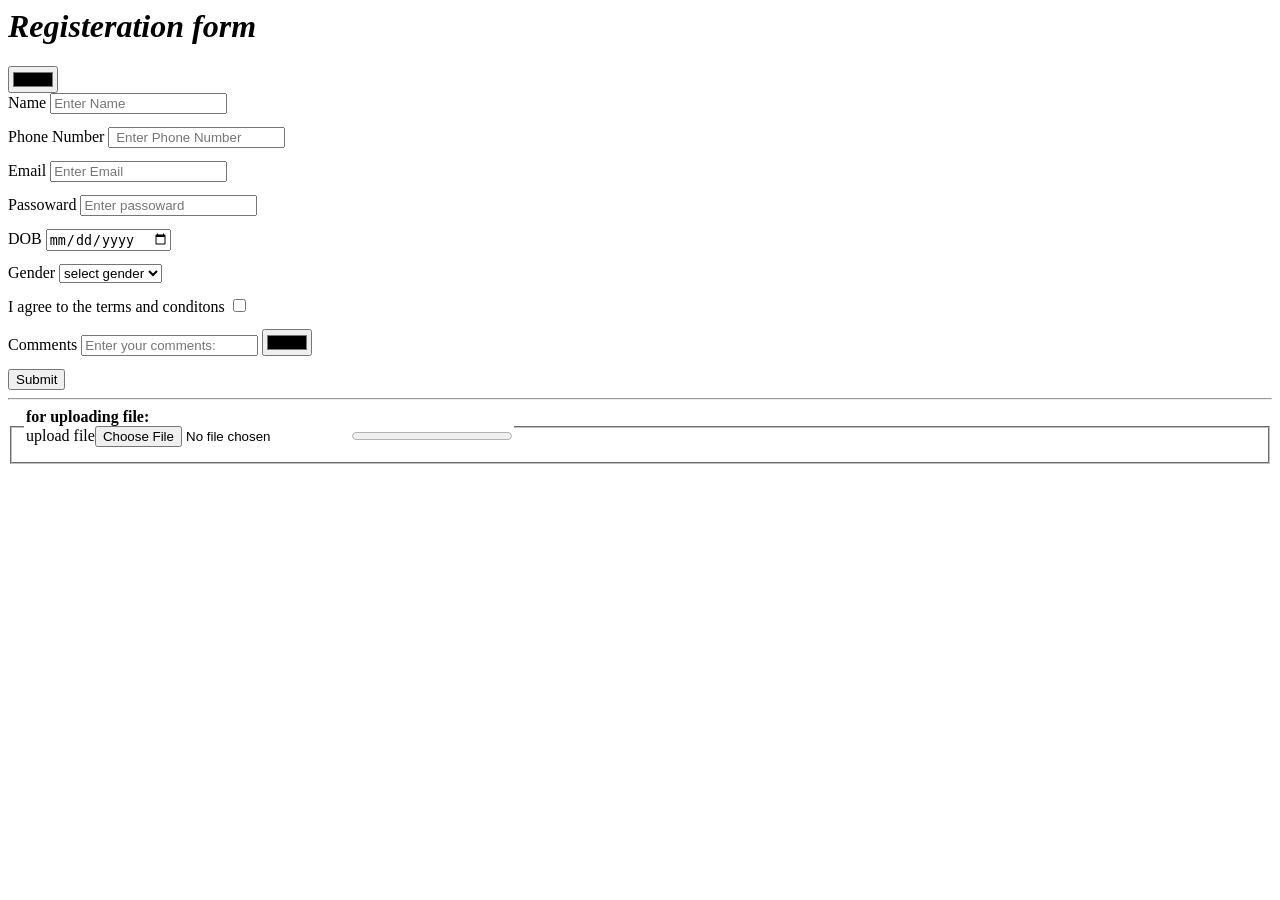
<file: forms.html>
<html>
    <head>
        <title>
            REGISTERATION FORM
        </title>
       
    </head>
    <body><h1><i>Registeration form</i></h1>
        <form >
            <input type="color" id="colorpicker" onchange="document.body.style.backgroundColor=this.value">
            <div>
                <label for="Name">Name</label>
                <input id="Name" type="text" placeholder="Enter Name"
            </div><pre></pre>
            <div>
                <label for="Phone Number">Phone Number</label>
          
                <input id="Phone Number" type="tel" placeholder=" Enter Phone Number"
            </div><pre></pre>
            <div>
                <label for="Email">Email</label>
                <input id="Email" type="email" placeholder="Enter Email"
            </div><pre></pre>
            <div>
                <label for="Passoward">Passoward</label>
                <input id="Passoward" type="passoward" placeholder="Enter passoward"
            </div><pre></pre>
            <div>
                <label for="DOB">DOB</label>
                <input id="DOB" type="date" required >
            </div><pre></pre>
            <div>
                <label for="gender">Gender</label>
                <select id="gender" required >
                <option value="" disabled selected>select gender</option>
                <option value="male">Male</option>
                <option value="Female">Female</option>
                <option value="others">others</option>
                </select>

            </div><pre></pre>
            <div>
                <label for="terms">I agree to the terms and conditons</label>
                <input id="terms" type="checkbox" >
            </div>
            <pre></pre>
            <div>
                <label for="comments">Comments</label>
                <input id="comments" placeholder="Enter your comments:" >
                <input type=color
                 
            </div><pre></pre>
            <div>
                <button type="Submit">Submit</button>
            </div>
 
        </form>
    </body>
</html>
<hr>




<fieldset>
<legend>
<b>for uploading file:</b><br>
upload file<input type="file">
<!--<input type="text">-->
<progress value="0" max="100"></progress></legend>
</fieldset>
</file>
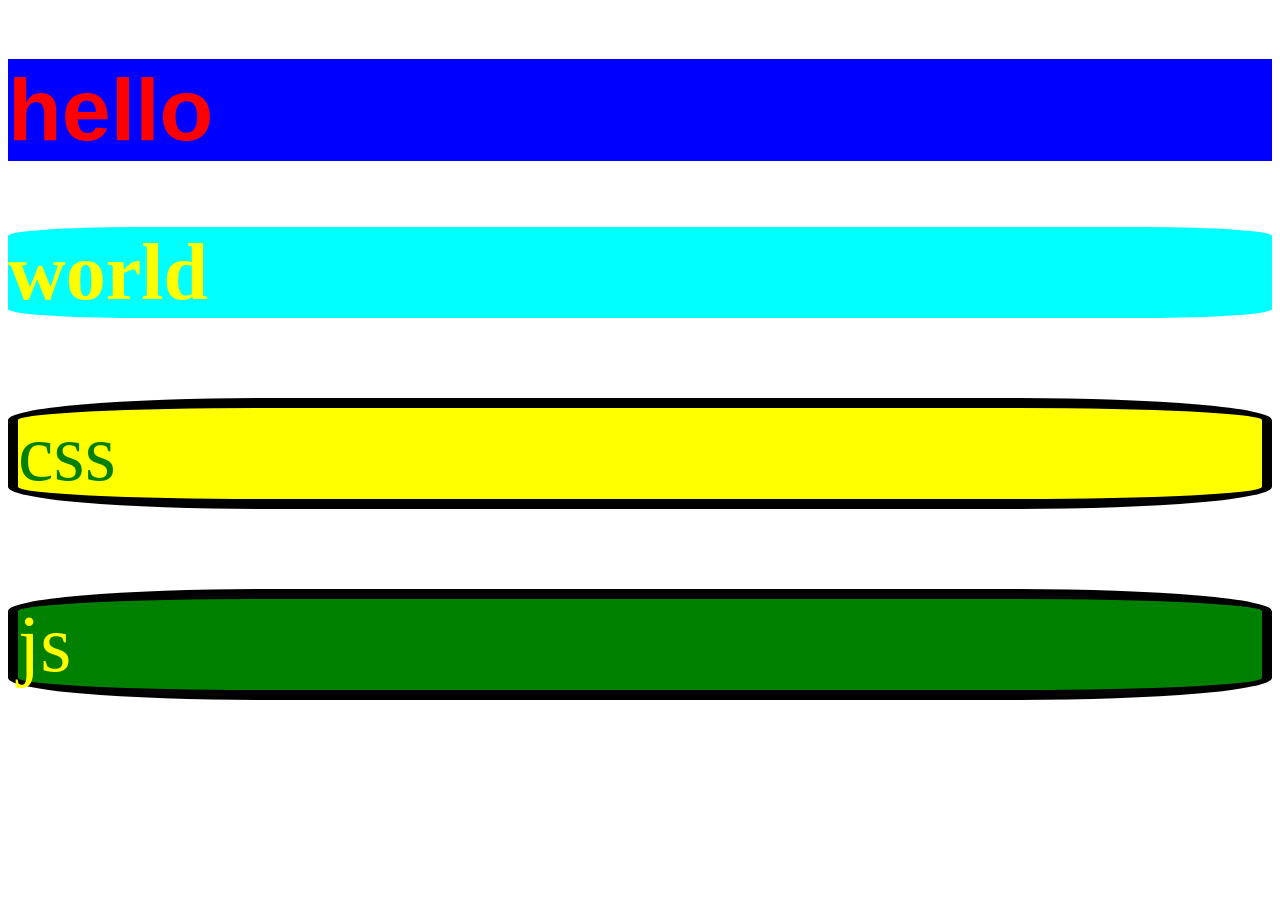
<file: internalcss.html>
<!DOCTYPE html>
<html lang="en"> 
<head>
    <meta charset="UTF-8">
    <meta name="viewport" content="width=device-width, initial-scale=1.0">
    <title>Internal CSS</title>
    <style>
        h1{
            color:red;
            background-color: blue;
            font-family: 'Lucida Sans', 'Lucida Sans Regular', 'Lucida Grande', 'Lucida Sans Unicode', Geneva, Verdana, sans-serif;
            font-size: 550%;
        }
        h2{
            color:yellow;
            background-color: aqua;
            border-radius: 10%;
            font-size:500%;
        }
        p{
            color:green;
            background-color: yellow;
            border:10px solid black;
            font-size:500%;
            border-radius:20%;
        }
        #js{
            color:yellow;
            background-color:green;
            border:10px solid black;
            font-size:500%;
            border-radius:20%;
        }
    </style>
</head>
<body>
    <h1>hello</h1>
    <h2>world</h2>
    <p>
        css
    </p>
    <p id="js">js</p>
    
</body>
</html>
</file>
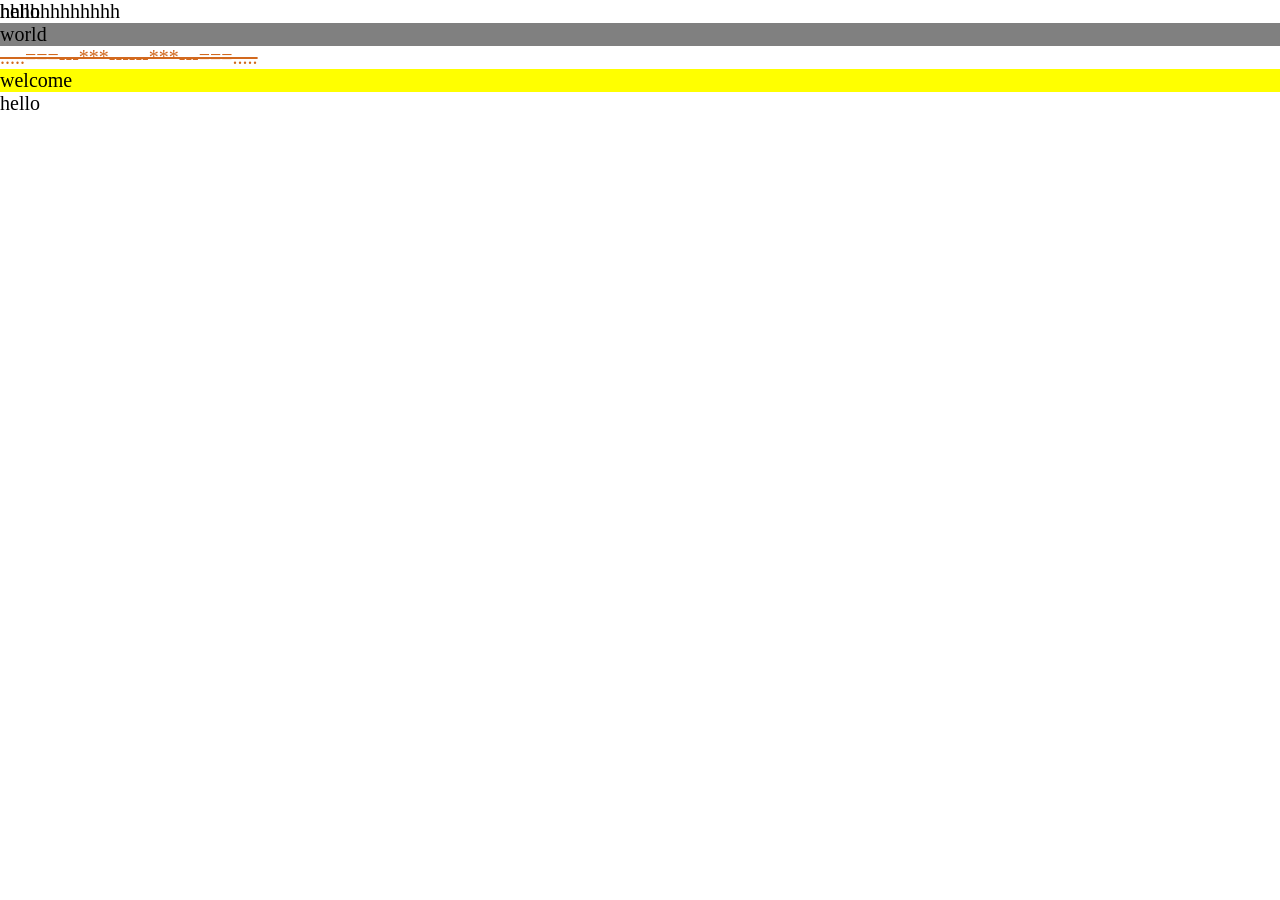
<file: new.html>
<!DOCTYPE html>
<html lang="en">
<head>
    <meta charset="UTF-8">
    <meta name="viewport" content="width=<device-width>, initial-scale=1.0">
    <title>Document</title>
    <link rel="stylesheet" href="new.css"
</head>
<body><script></script>
    <div>hello</div>
    <div id =a>world</div><del class="del">.....===---***------***---===.....</del>
    <div class="welcome" >welcome</div>

    <a href="www.google.com"></a>
   
    <div>
        
       hello
        
    </div>
    <div class="ab">hhhhhhhhhhhh</div>
    </script>
</body>
</html>
</file>
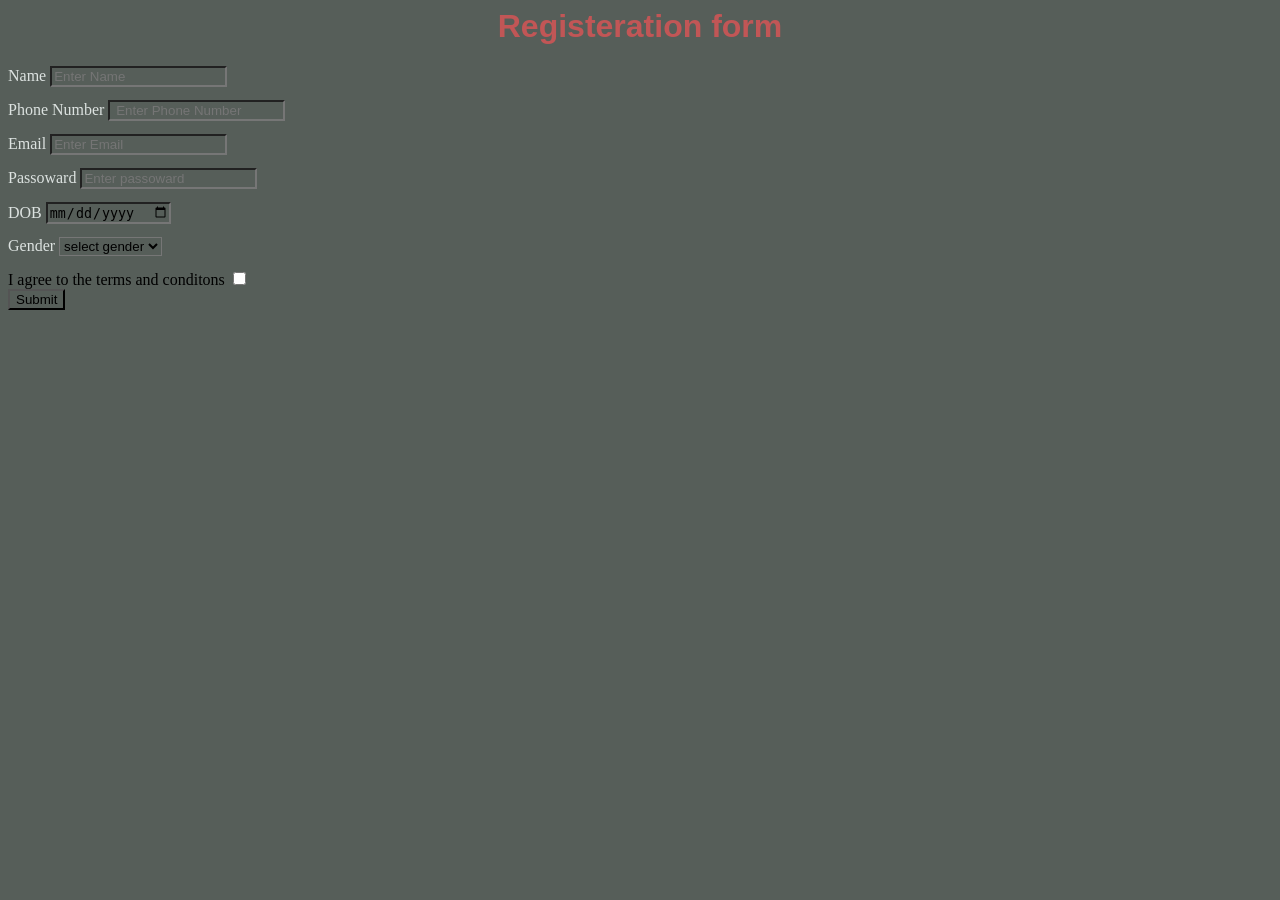
<file: new10.html>
<html>
    <head>
        <title>
            REGISTERATION FORM
        </title>
       <script>
        function data(){
        var a=document.getElementById("n1").value;
        var b=document.getElementById("n2").value;
        var c=document.getElementById("n3").value;
        var d=document.getElementById("n4").value;        
        var e=document.getElementById("n5").value;
        var f=document.getElementById("n6").value;
        var g=document.getElementById("n7").value;
        if (a==""|| b=="" ||c=="" ||d=="" ||e=="" ||f=="" ||g=="")
       {
        alert("Please fill details in all fields");
        return false;
       }
       else
       {
        true;
       }
       else if(b.length<10||b.length>10)
       {
      
        alert("Please enter valid phone number");
       }
    }
       </script>
       <style>
        *{
            background-color:rgb(86, 94, 89);
        }
        .a1{
            color:rgb(193, 86, 86);
            text-align: center;
            font-family:'Franklin Gothic Medium', 'Arial Narrow', Arial, sans-serif;
        }
        .b1{
            color:rgb(220, 226, 224);
            
        }
        .c1{
            color:rgb(220, 226, 224)
        }
        .d1{
            color:rgb(220, 226, 224)
        }
        .e1{
            color:rgb(220, 226, 224)
        }
        .f1{
            color:rgb(220, 226, 224)
        }
        .g1{
            color:rgb(220, 226, 224)
        }
       
       </style>
    </head>
    <body><h1 class="a1">Registeration form</h1>
        <form onsubmit="data()" action="katoch">
            <div>
                <label for="Name" class="b1">Name</label>
                <input id="Name" type="text" placeholder="Enter Name" id="n1">
            </div><pre></pre>
            <div>
                <label for="Phone Number" class="c1">Phone Number</label>
          
                <input id="Phone Number" type="tel" placeholder=" Enter Phone Number" id="n2">
            </div><pre></pre>
            <div>
                <label for="Email" class="d1">Email</label>
                <input id="Email" type="email" placeholder="Enter Email" id="n3">
            </div><pre></pre>
            <div>
                <label for="Passoward" class="e1">Passoward</label>
                <input id="Passoward" type="passoward" placeholder="Enter passoward" id="n4">
            </div><pre></pre>
            <div>
                <label for="DOB" class="f1">DOB</label>
                <input id="DOB" type="date" required id="n5"> 
            </div><pre></pre>
            <div>
                <label for="gender" class="g1">Gender</label>
                <select id="gender" required id="n6" >
                <option value="" disabled selected>select gender</option>
                <option value="male">Male</option>
                <option value="Female">Female</option>
                <option value="others">others</option>
                </select>

            </div><pre></pre>
            <div>
                <label for="terms">I agree to the terms and conditons</label>
                <input id="terms" type="checkbox" required id="n7">

            </div>
            <div>
                <input type="submit" value="Submit">
            </div>
        </form>
</file>
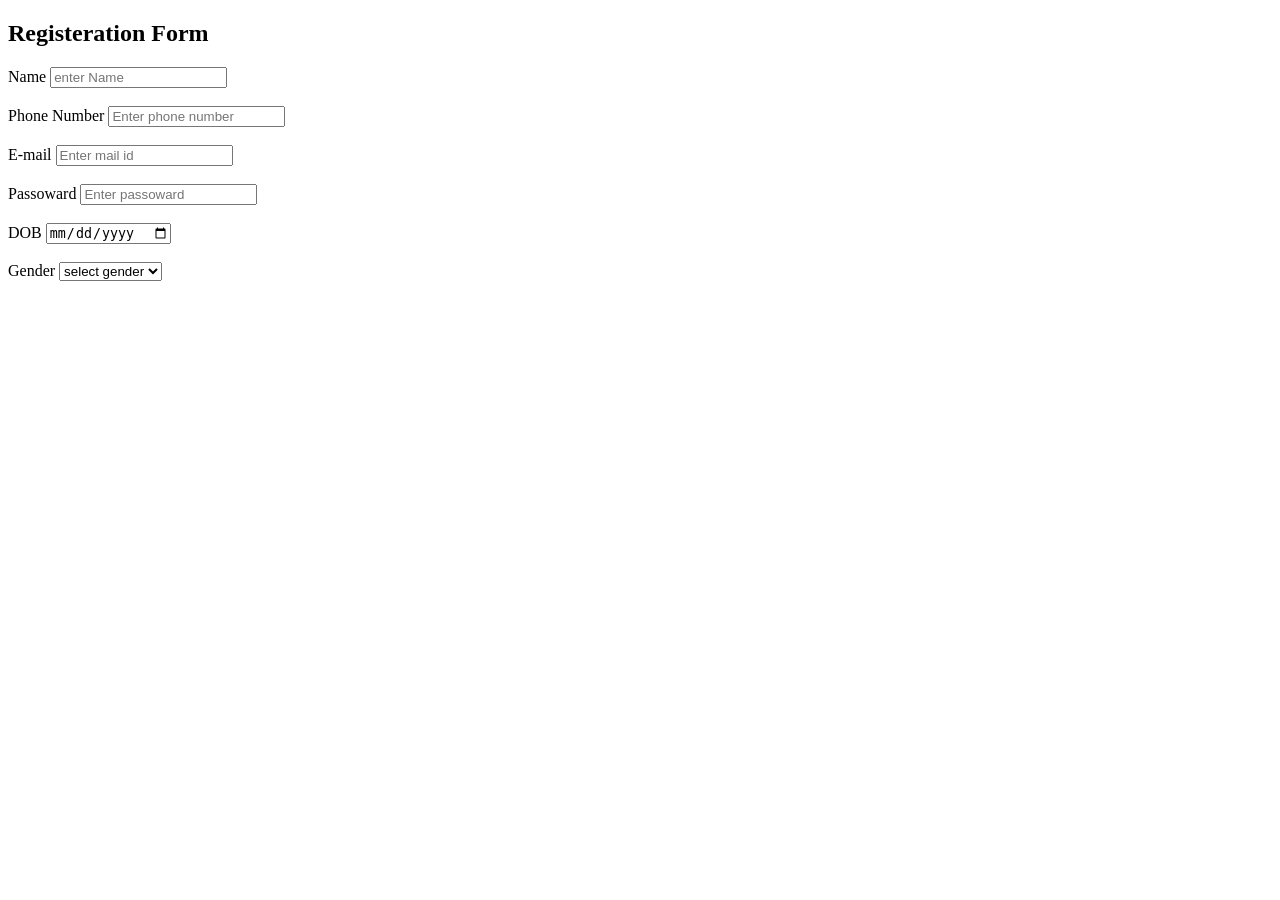
<file: practicse.html>
<!DOCTYPE html>
<html lang="en">
<head>
    <meta charset="UTF-8">
    <meta name="viewport" content="width=device-width, initial-scale=1.0">
    <title>Regsiteration From</title>
</head>
<body>
    <form>
    <h2>Registeration Form</h2>
    <div>Name <input type="text" placeholder="enter Name"></div><br>
    <div>Phone Number <input type="tel" placeholder ="Enter phone number"></div><br>
    <div>
    E-mail <input type ='mail'placeholder='Enter mail id'>
    </div><br>
    <div>
        Passoward <input type="text" placeholder="Enter passoward">
    </div><br>
    <div>
        DOB <input type="date" required>
    </div><br>
    <div>
        Gender <select id="gender" required>
        <option value="" disabled selected>select gender</option>
        <option value="male">Male  </option>
        <option value="Female">Female</option>
        <option value ="others">Others</option>
    </div><br>
    <div>
       
    </div>
    </form>
</body>
</html>
</file>
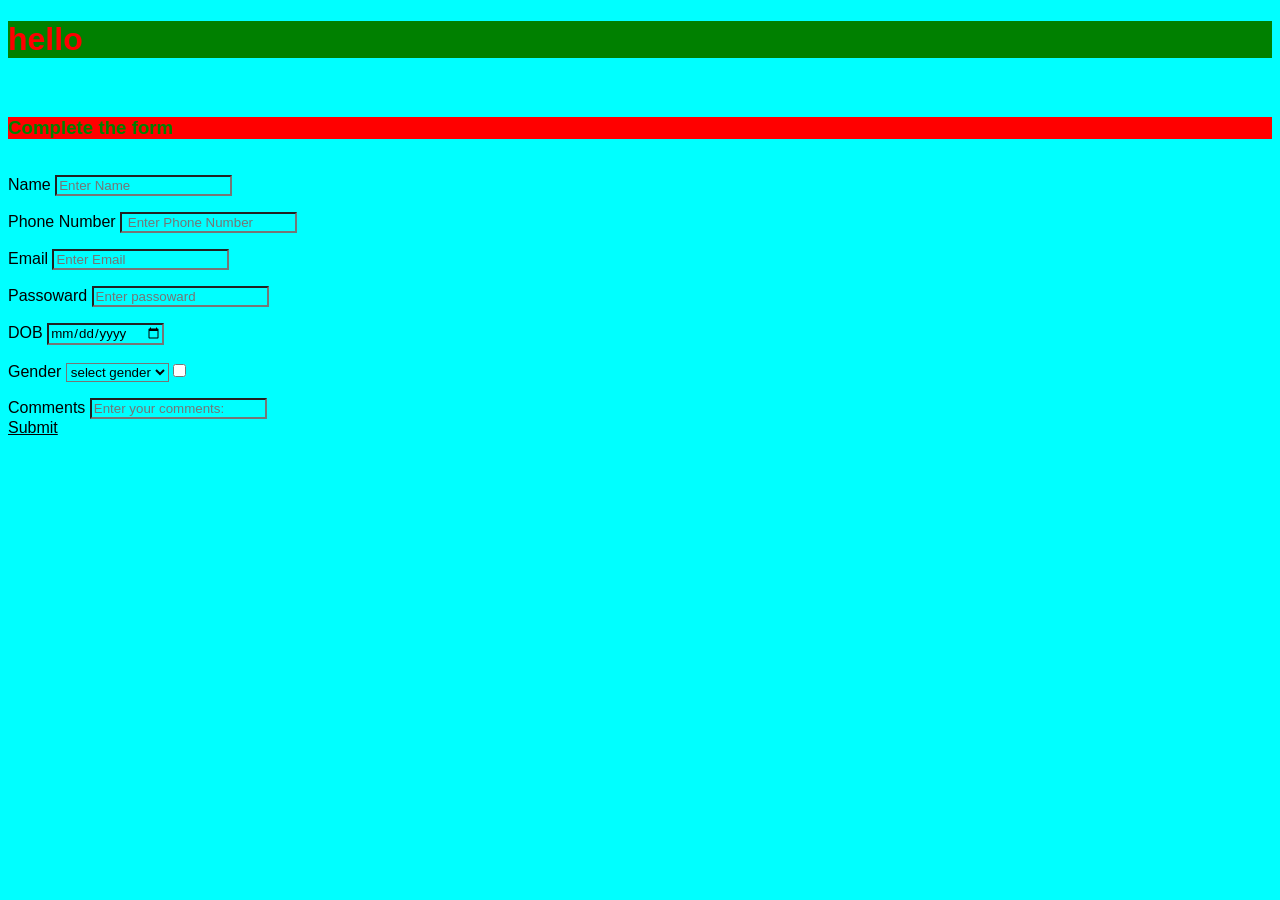
<file: wed.html>
<!DOCTYPE html>
<html lang="en">
<head>
    <meta charset="UTF-8">
    <meta name="viewport" content="width=device-width, initial-scale=1.0">
    <title>Document</title>
    <style>
        *{
            background-color: aqua;
            color:black;
            font-family: 'Lucida Sans', 'Lucida Sans Regular', 'Lucida Grande', 'Lucida Sans Unicode', Geneva, Verdana, sans-serif;
        }
        a:hover{
            color: red;
           position :relative;top: 100px;

        }
        
        
        
    </style>
</head>
<body>
   
    <script>
        prompt("Enter your age");
        //alert("Hello");
        //confirm("Are you sure you want to continue?");
       
        confirm("Are you sure you want to continue?");
        document.write("<h1 style='color:red;background-color:green'> hello </h1> <br>");
        document.write("<h3 style='color:green;background-color:red;'>Complete the form</h3><br>");

        
    </script>
    <div id="a">
    <form >
            
                <label for="Name">Name</label>
                <input id="Name" type="text" placeholder="Enter Name"
            </div><pre></pre>
            <div>
                <label for="Phone Number">Phone Number</label>
          
                <input id="Phone Number" type="tel" placeholder=" Enter Phone Number"
            </div><pre></pre>
            <div>
                <label for="Email">Email</label>
                <input id="Email" type="email" placeholder="Enter Email"
            </div><pre></pre>
            <div>
                <label for="Passoward">Passoward</label>
                <input id="Passoward" type="passoward" placeholder="Enter passoward"
            </div><pre></pre>
            <div>
                <label for="DOB">DOB</label>
                <input id="DOB" type="date" required >
            </div><pre></pre>
            <div>
                <label for="gender">Gender</label>
                <select id="gender" required >
                <option value="" disabled selected>select gender</option>
                <option value="male">Male</option>
                <option value="Female">Female</option>
                <option value="others">others</option>

            </div><pre></pre>
            <div>
                <label for="terms">I agree to the terms and conditons</label>
                <input id="terms" type="checkbox" >
            </div>
            <pre></pre>
            <div>
                <label for="comments">Comments</label>
                <input id="comments" placeholder="Enter your comments:" >
              
            </div><!--<pre></pre>
            <div>
                <button type="Submit">Submit</button>
            </div>-->
            <div>
                <a 
                href="https://www.google.com/search?q=html+form+submit+button&rlz=1C1CHBF_enIN1033IN1033&oq=html+form+submit+button&aqs=chrome..69i57j0i22i30l9.10448j0j7&sourceid=chrome&ie=UTF-8" target="_blank">Submit</a>
        
            </div>
 
        </form>
        </div>
</html>

<!--confirm,prompt,alert,console-->
</file>
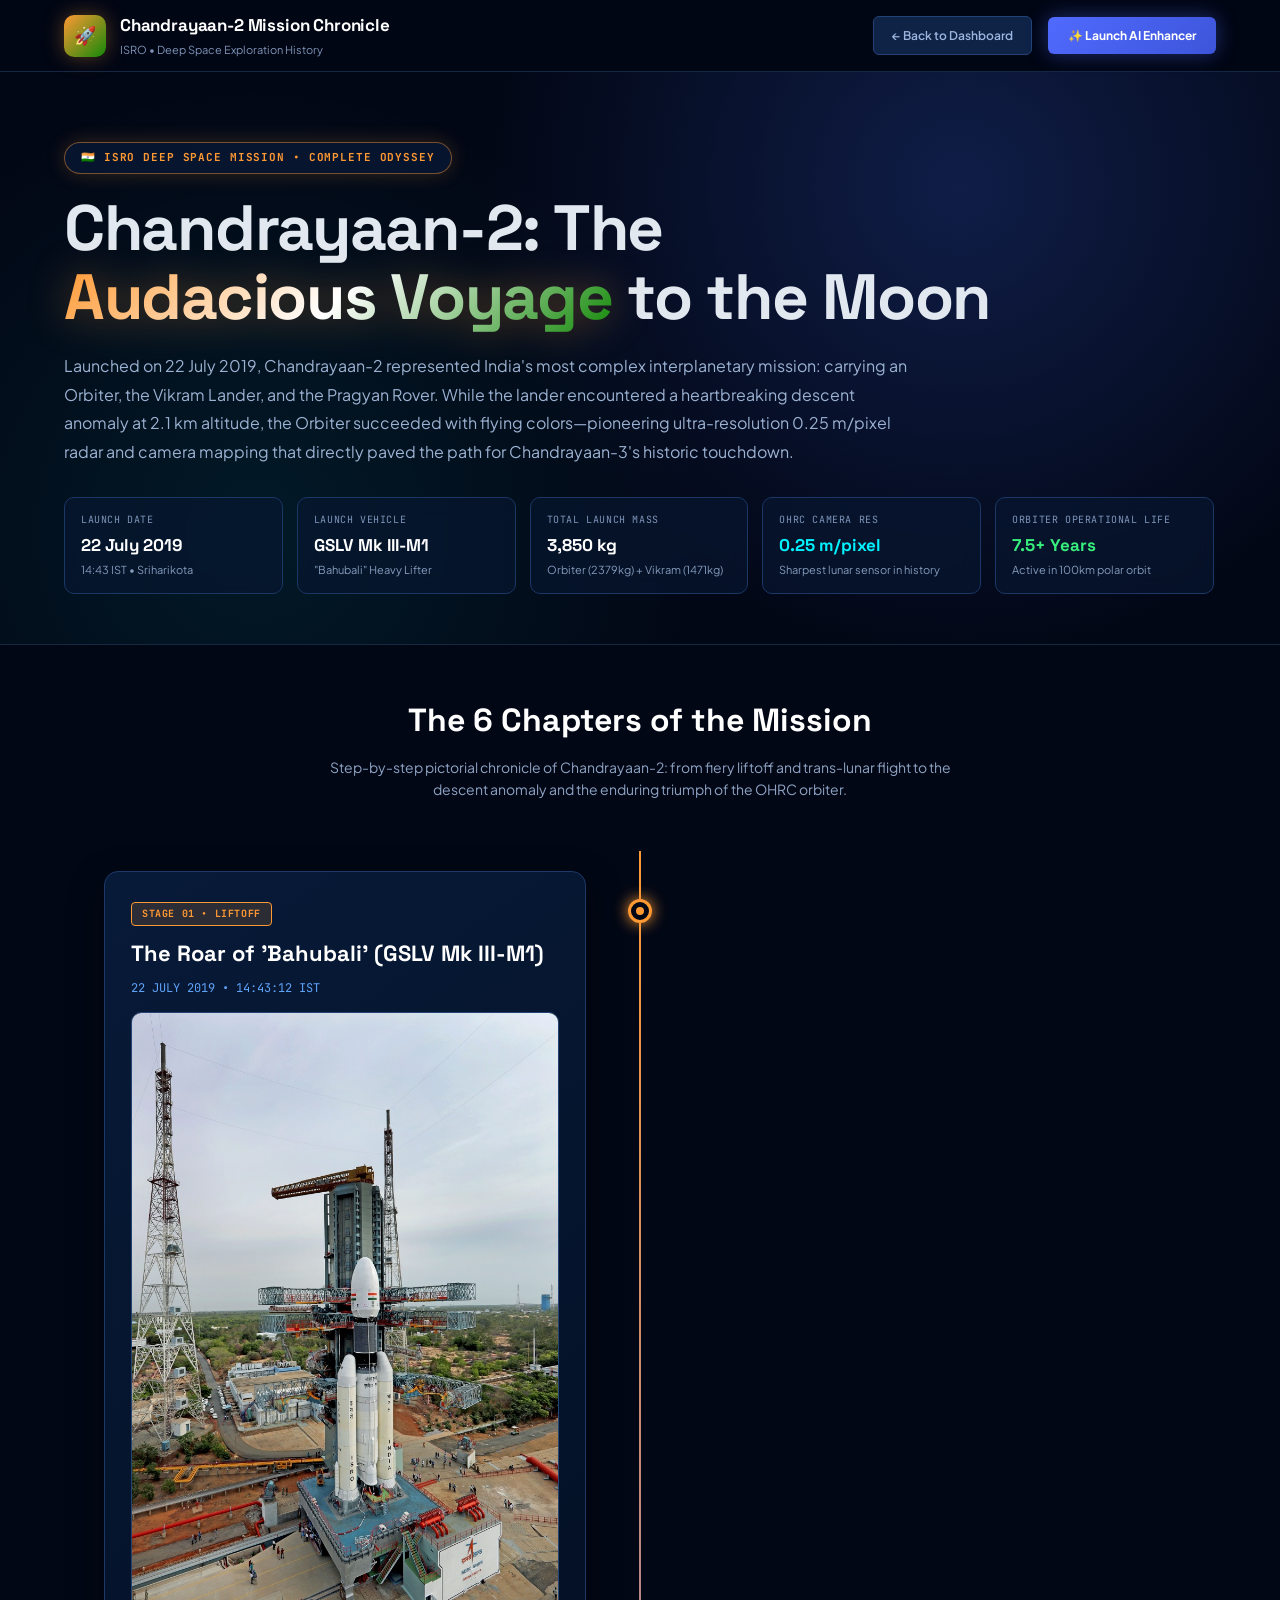
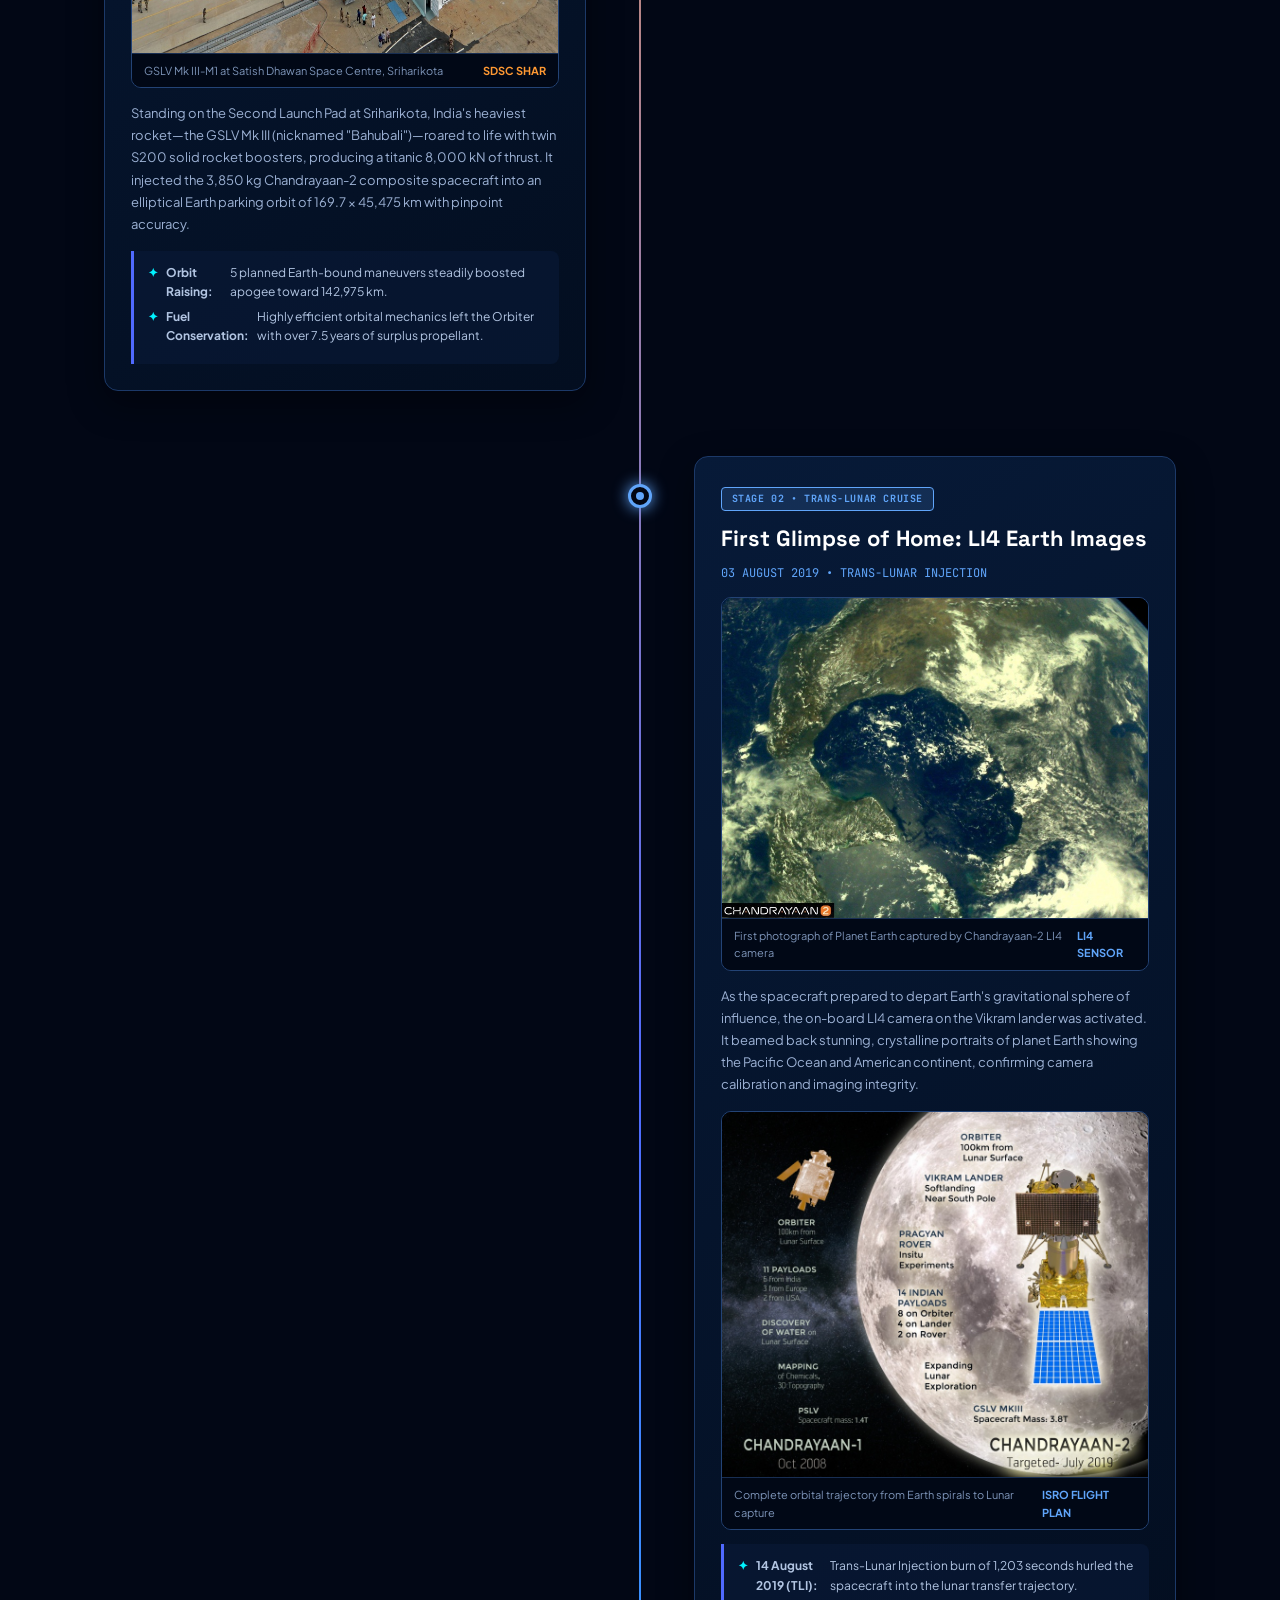
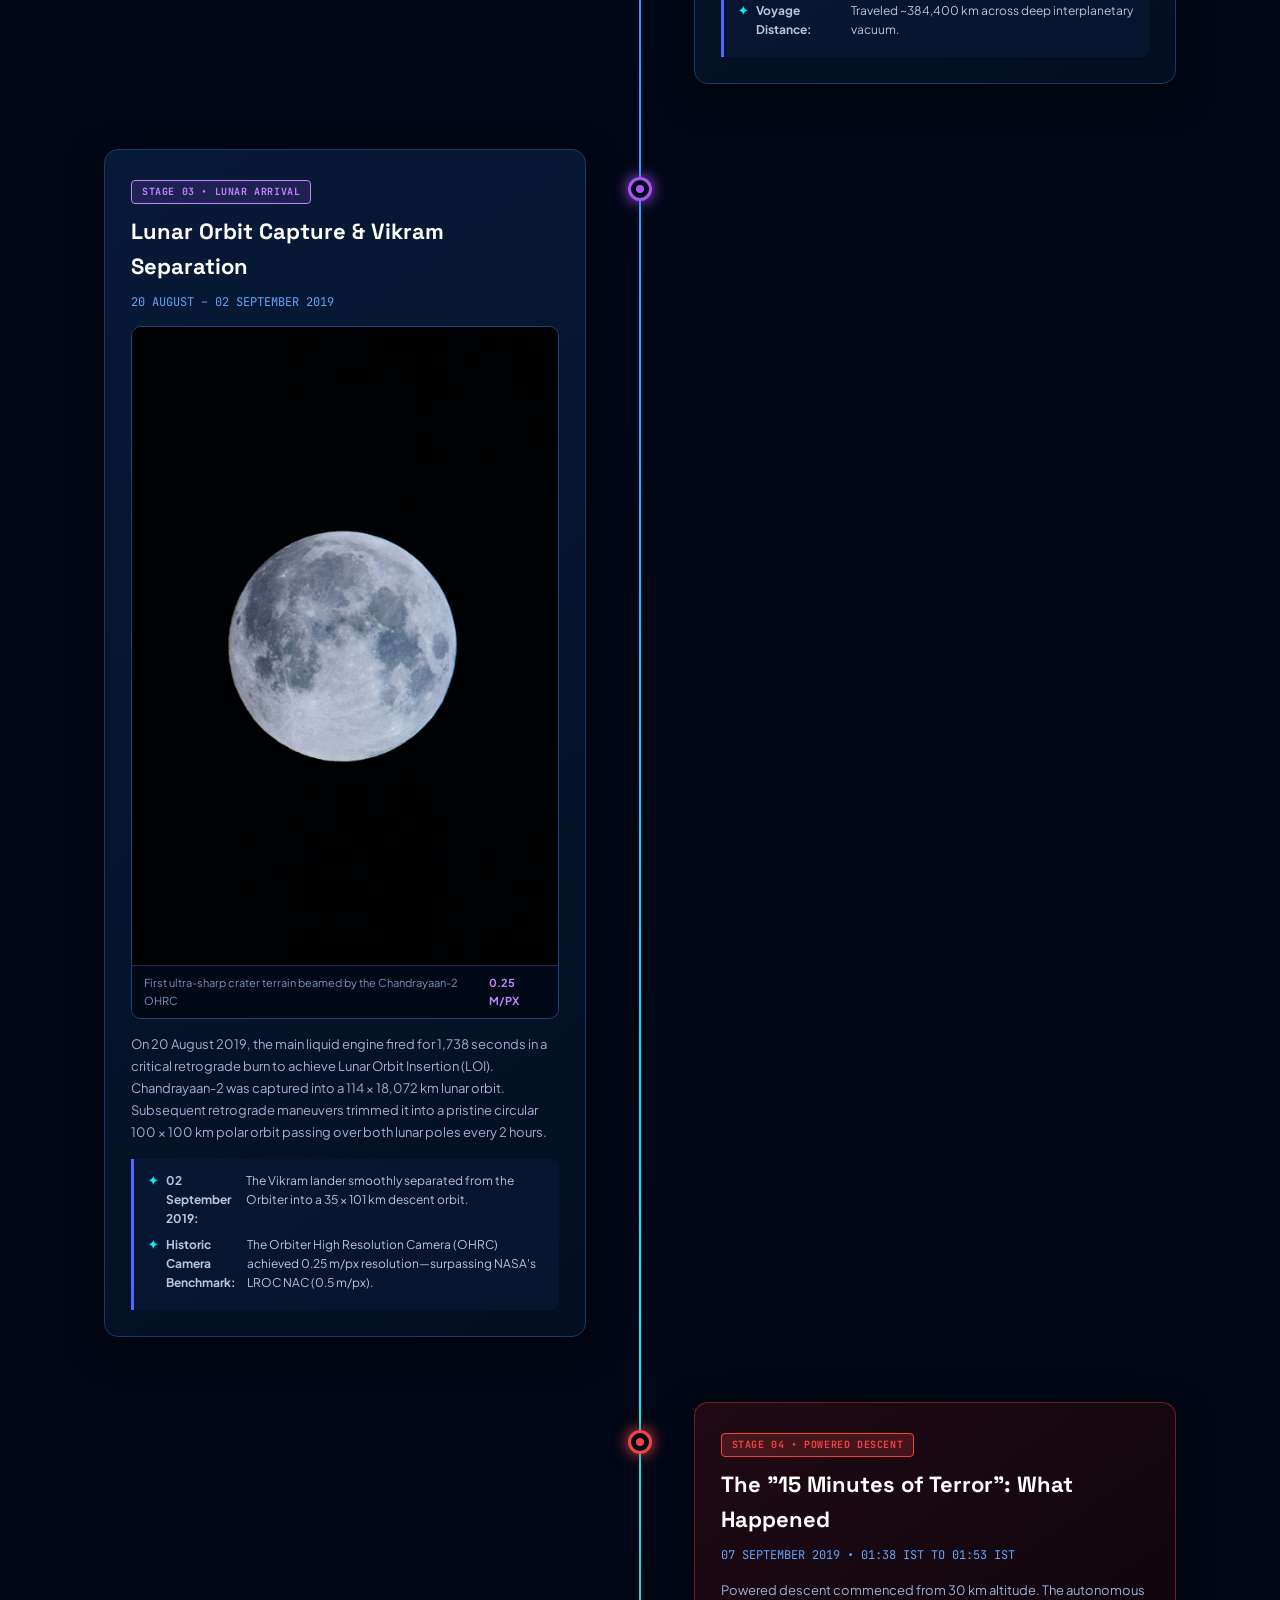
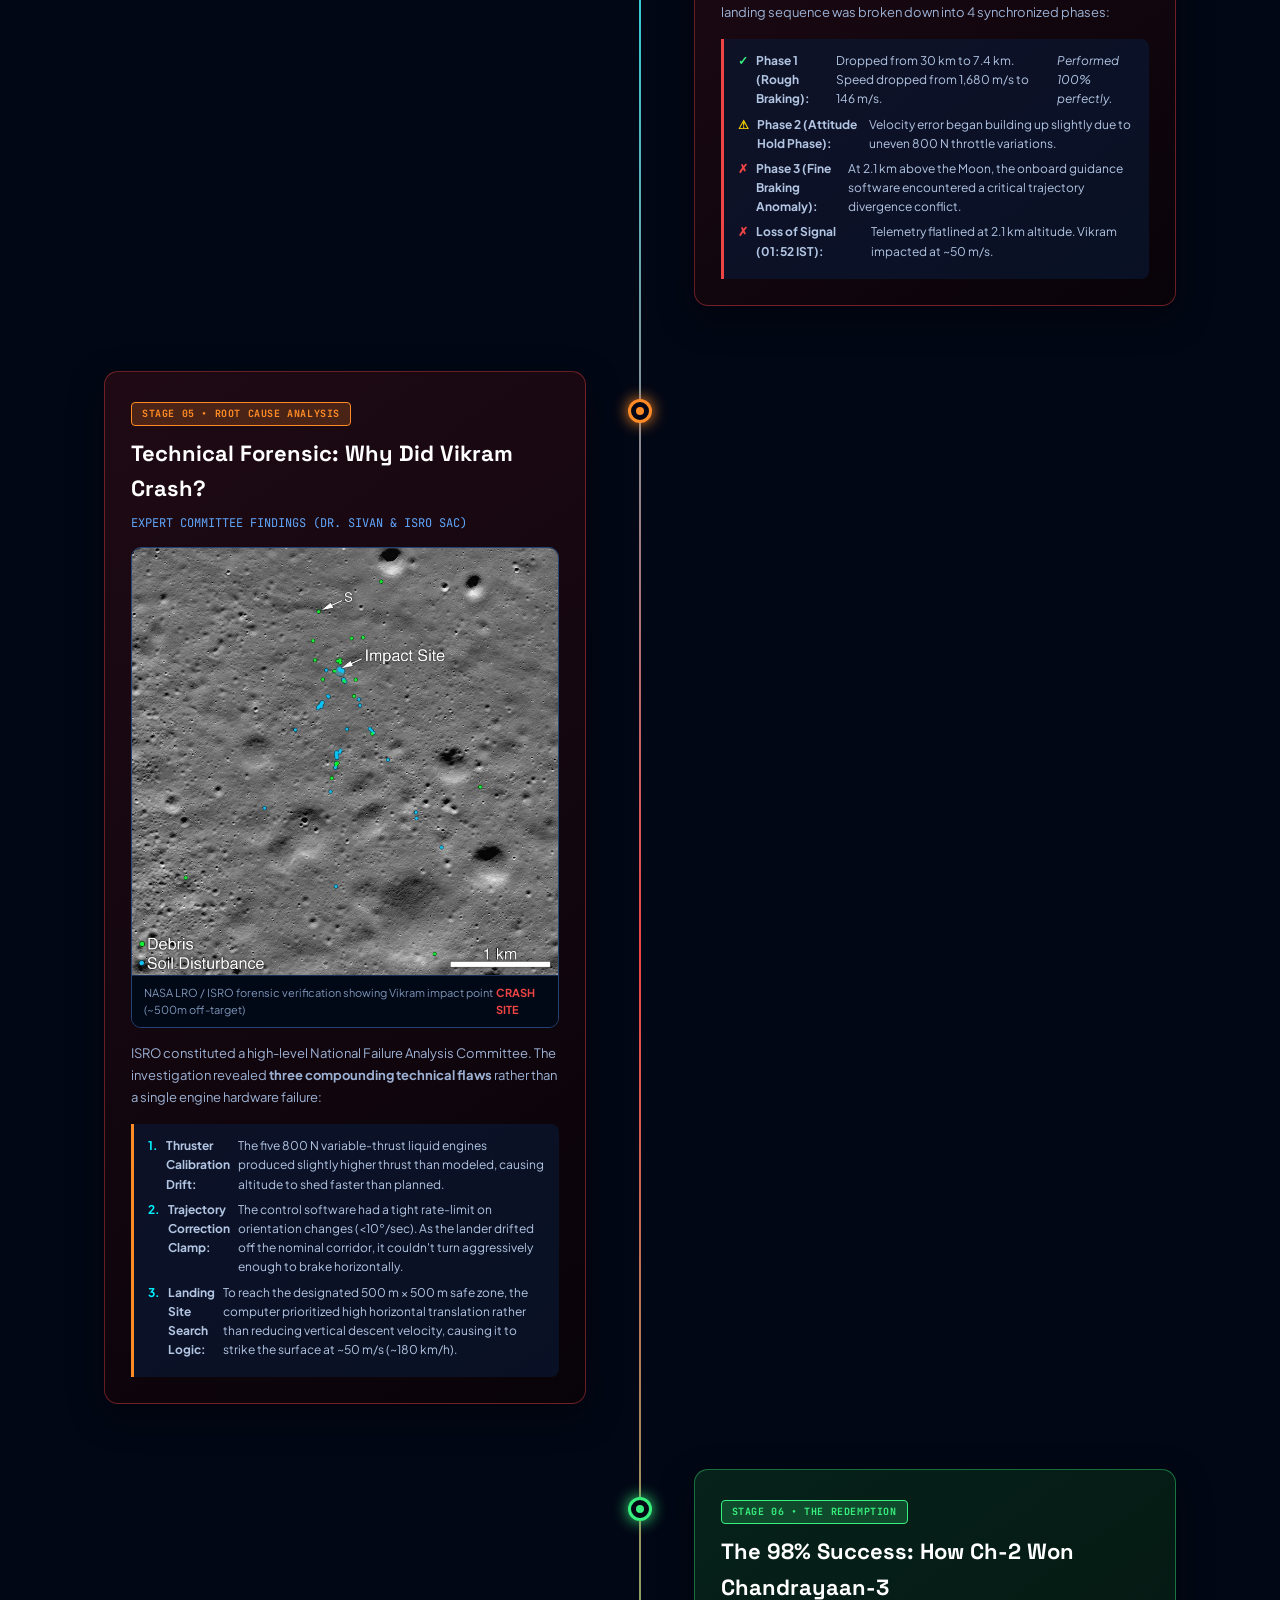
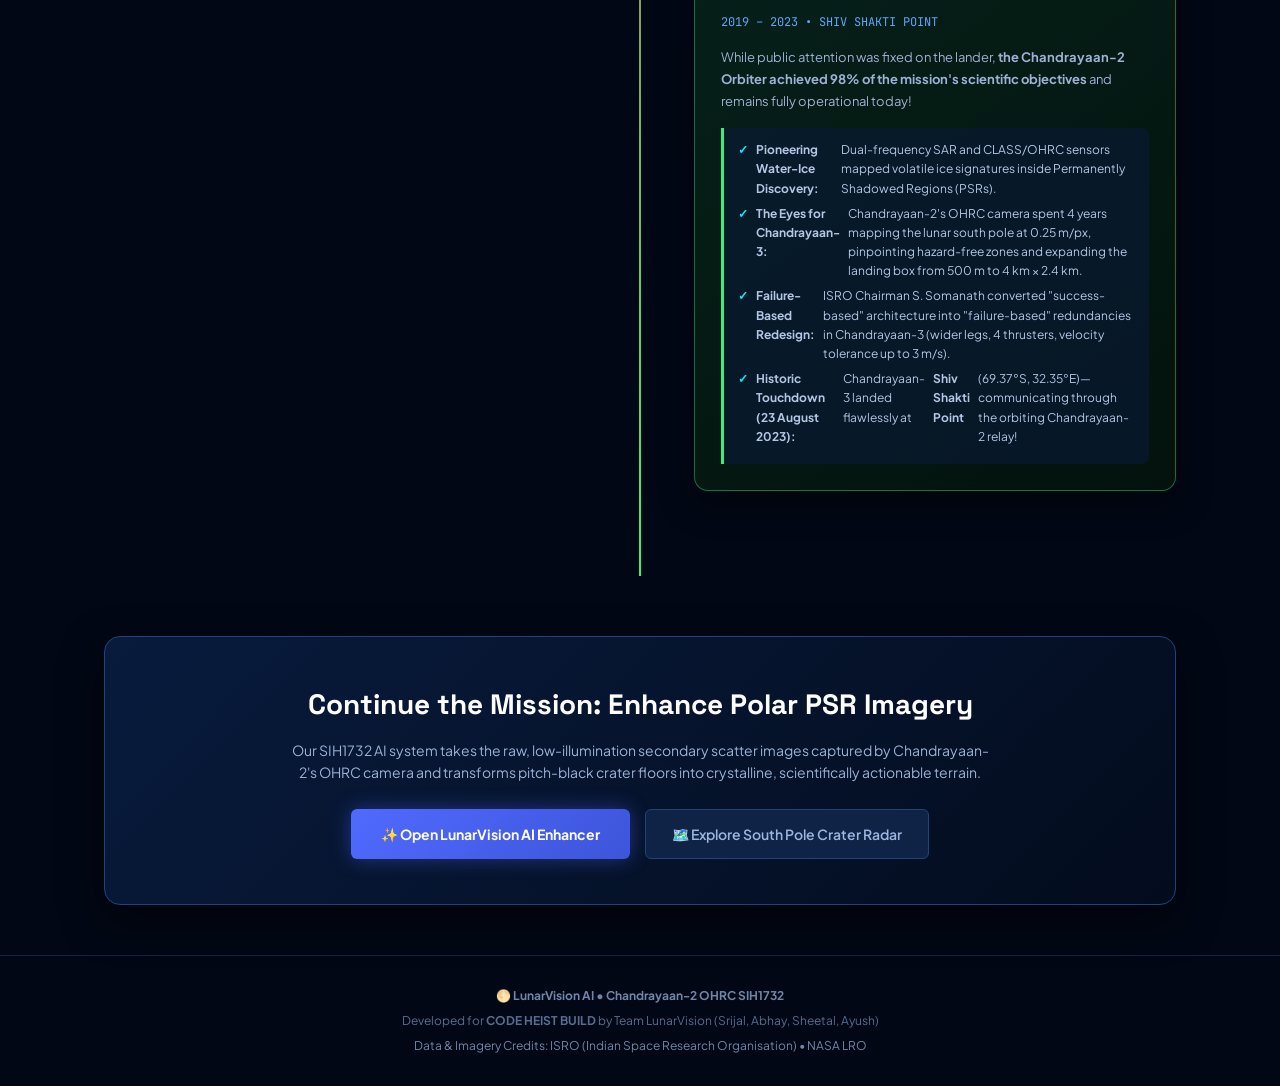
<file: LunarVisionAI/frontend/chandrayaan2.html>
﻿<!DOCTYPE html>
<html lang="en">
<head>
<meta charset="UTF-8">
<meta name="viewport" content="width=device-width, initial-scale=1.0">
<title>Chandrayaan-2 Mission Chronicle • ISRO Lunar Odyssey</title>
<link rel="preconnect" href="https://fonts.googleapis.com">
<link rel="preconnect" href="https://fonts.gstatic.com" crossorigin>
<link href="https://fonts.googleapis.com/css2?family=JetBrains+Mono:wght@500;700&family=Plus+Jakarta+Sans:wght@400;500;600;700;800&family=Space+Grotesk:wght@500;600;700;800;900&display=swap" rel="stylesheet">

<style>
*{margin:0;padding:0;box-sizing:border-box}
html{scroll-behavior:smooth}
body{
  font-family:'Plus Jakarta Sans',-apple-system,BlinkMacSystemFont,sans-serif;
  background:#020715;color:#e2e8f0;overflow-x:hidden;line-height:1.6;
}
h1,h2,h3,h4{font-family:'Space Grotesk',sans-serif}
a{text-decoration:none;color:inherit}

/* Header Navbar */
.ch2-navbar{
  height:72px;padding:0 5%;display:flex;align-items:center;justify-content:space-between;
  background:rgba(2,7,21,0.95);border-bottom:1px solid #162744;position:sticky;top:0;z-index:1000;
  backdrop-filter:blur(12px);
}
.brand-group{display:flex;align-items:center;gap:14px}
.isro-logo-badge{
  width:42px;height:42px;border-radius:10px;
  background:linear-gradient(135deg,#ff9933,#138808);
  display:grid;place-items:center;font-weight:900;font-size:18px;color:#fff;
  box-shadow:0 0 20px rgba(255,153,51,0.35);
}
.brand-titles h2{font-size:17px;color:#fff;letter-spacing:-0.01em}
.brand-titles p{font-size:11px;color:#7e94b8;margin-top:2px}
.nav-actions{display:flex;align-items:center;gap:16px}
.back-btn{
  display:inline-flex;align-items:center;gap:8px;padding:9px 18px;border-radius:6px;
  background:#0f2347;border:1px solid #234377;color:#9cb5de;font-size:12px;font-weight:600;
  transition:all .2s;
}
.back-btn:hover{color:#fff;background:#18366d;border-color:#506aff}
.open-enhancer-btn{
  display:inline-flex;align-items:center;gap:8px;padding:9px 20px;border-radius:6px;
  background:linear-gradient(135deg,#506aff,#3d55d9);color:#fff;font-size:12px;font-weight:700;
  box-shadow:0 0 20px rgba(80,106,255,0.4);transition:all .2s;
}
.open-enhancer-btn:hover{transform:translateY(-2px);box-shadow:0 6px 25px rgba(80,106,255,0.6)}

/* Hero Section */
.ch2-hero{
  padding:70px 5% 50px;position:relative;overflow:hidden;
  border-bottom:1px solid #162744;
  background:radial-gradient(circle at 75% 20%,rgba(40,70,165,.35),transparent 45%),radial-gradient(circle at 20% 80%,rgba(0,242,254,.08),transparent 40%),#020715;
}
.mission-tag{
  display:inline-flex;align-items:center;gap:8px;padding:6px 16px;border-radius:30px;
  background:rgba(10,26,58,0.7);border:1px solid rgba(255,153,51,0.45);
  font-size:11px;font-weight:700;color:#ff9933;letter-spacing:0.08em;font-family:'JetBrains Mono',monospace;
  margin-bottom:20px;box-shadow:0 0 20px rgba(255,153,51,0.2);
}
.ch2-hero h1{
  font-size:clamp(36px,5.5vw,64px);line-height:1.08;margin-bottom:20px;font-weight:900;
  letter-spacing:-0.02em;
}
.ch2-hero h1 span{
  background:linear-gradient(135deg,#ff9933 0%,#ffffff 50%,#138808 100%);
  -webkit-background-clip:text;-webkit-text-fill-color:transparent;
  display:inline-block;filter:drop-shadow(0 0 20px rgba(255,153,51,0.4));
}
.ch2-hero p{
  max-width:850px;color:#9cb2d2;font-size:16px;line-height:1.8;margin-bottom:30px;
}

/* Quick Mission HUD Stats */
.mission-stats-grid{
  display:grid;grid-template-columns:repeat(auto-fit,minmax(180px,1fr));gap:14px;
  max-width:1150px;margin-top:25px;
}
.stat-card{
  background:rgba(8,23,50,0.65);border:1px solid #1a3765;border-radius:10px;
  padding:14px 16px;backdrop-filter:blur(10px);
}
.stat-tag{font-size:10px;color:#7e95b9;font-family:'JetBrains Mono',monospace;text-transform:uppercase;letter-spacing:0.06em}
.stat-number{font-size:17px;font-weight:800;color:#fff;margin-top:4px;font-family:'Space Grotesk',sans-serif}
.stat-desc{font-size:11px;color:#859cbd;margin-top:2px}

/* Main Container & Timeline */
.main-wrapper{max-width:1200px;margin:50px auto;padding:0 5%}
.timeline-section-title{
  text-align:center;margin-bottom:50px;
}
.timeline-section-title h2{font-size:32px;color:#fff;margin-bottom:10px}
.timeline-section-title p{color:#8ea3c4;font-size:14px;max-width:650px;margin:0 auto}

/* Timeline Layout */
.timeline{position:relative;padding:20px 0}
.timeline::before{
  content:"";position:absolute;top:0;bottom:0;left:50%;width:2px;
  background:linear-gradient(180deg,#ff9933,#506aff 30%,#00f2fe 60%,#ef4444 80%,#38ef7d 100%);
  transform:translateX(-50%);
}
@media(max-width:850px){
  .timeline::before{left:30px}
}

.timeline-item{
  display:flex;justify-content:space-between;align-items:center;
  margin-bottom:65px;position:relative;
}
.timeline-item:nth-child(even){flex-direction:row-reverse}
@media(max-width:850px){
  .timeline-item,.timeline-item:nth-child(even){
    flex-direction:column;align-items:flex-start;padding-left:65px;
  }
}

.timeline-dot{
  position:absolute;left:50%;top:28px;transform:translateX(-50%);
  width:24px;height:24px;border-radius:50%;background:#020715;border:3px solid #506aff;
  box-shadow:0 0 15px currentColor;z-index:10;display:grid;place-items:center;
}
@media(max-width:850px){
  .timeline-dot{left:30px}
}
.dot-core{width:8px;height:8px;border-radius:50%;background:currentColor}

.timeline-card{
  width:45%;background:linear-gradient(145deg,#071a38,#030e20);
  border:1px solid #1c3968;border-radius:14px;padding:26px;
  box-shadow:0 12px 35px rgba(0,0,0,0.4);position:relative;
  transition:transform .25s ease,border-color .25s ease;
}
.timeline-card:hover{
  transform:translateY(-4px);border-color:#506aff;
  box-shadow:0 16px 40px rgba(0,0,0,0.6),0 0 25px rgba(80,106,255,0.25);
}
@media(max-width:850px){
  .timeline-card{width:100%}
}

.stage-badge{
  display:inline-flex;align-items:center;gap:6px;padding:3px 10px;border-radius:4px;
  font-size:10px;font-weight:700;font-family:'JetBrains Mono',monospace;
  letter-spacing:0.06em;margin-bottom:10px;text-transform:uppercase;
}
.timeline-card h3{font-size:22px;color:#fff;margin-bottom:8px}
.timeline-date{font-size:12px;color:#60a5fa;font-family:'JetBrains Mono',monospace;margin-bottom:14px}
.timeline-card p{font-size:13px;color:#9cb1d4;line-height:1.7;margin-bottom:16px}

/* Timeline Media Image Box */
.timeline-media{
  width:100%;border-radius:10px;overflow:hidden;border:1px solid #234375;
  background:#020817;margin-bottom:14px;position:relative;
}
.timeline-media img{width:100%;height:auto;display:block;transition:transform .4s}
.timeline-media:hover img{transform:scale(1.03)}
.media-caption{
  padding:8px 12px;background:rgba(2,8,23,0.9);font-size:11px;color:#7e95b9;
  border-top:1px solid #182e52;display:flex;justify-content:space-between;align-items:center;
}

/* Key Takeaways Box */
.key-points{
  background:rgba(9,26,56,0.6);border-left:3px solid #506aff;
  border-radius:0 8px 8px 0;padding:12px 14px;margin-top:12px;
}
.point-item{font-size:12px;color:#b2c5e2;margin-bottom:6px;display:flex;gap:8px}
.point-item span{color:#00f2fe;font-weight:bold}

/* Failure Analysis Card Specific Styling */
.failure-card{
  border-color:rgba(239,68,68,0.4);
  background:linear-gradient(145deg,#1f0a14,#080309);
}
.failure-card:hover{
  border-color:#ef4444;box-shadow:0 0 30px rgba(239,68,68,0.3);
}

/* Success / Legacy Card */
.success-card{
  border-color:rgba(56,239,125,0.4);
  background:linear-gradient(145deg,#06221a,#03120d);
}
.success-card:hover{
  border-color:#38ef7d;box-shadow:0 0 30px rgba(56,239,125,0.3);
}

/* Bottom CTA Banner */
.ch2-bottom-banner{
  background:linear-gradient(135deg,#081b3d,#030c1d);border:1px solid #21437c;
  border-radius:16px;padding:45px 35px;text-align:center;margin:60px 0 40px;
  box-shadow:0 15px 40px rgba(0,0,0,0.5);position:relative;overflow:hidden;
}
.ch2-bottom-banner h2{font-size:28px;color:#fff;margin-bottom:12px}
.ch2-bottom-banner p{color:#9bb2d4;max-width:700px;margin:0 auto 25px;font-size:14px}
.cta-flex{display:flex;justify-content:center;gap:15px;flex-wrap:wrap}

/* Footer */
footer{
  border-top:1px solid #142540;padding:30px 5%;text-align:center;
  color:#6f86a8;font-size:12px;margin-top:40px;
}
</style>
</head>

<body>

<!-- Header Navbar -->
<header class="ch2-navbar">
  <div class="brand-group">
    <div class="isro-logo-badge">🚀</div>
    <div class="brand-titles">
      <h2>Chandrayaan-2 Mission Chronicle</h2>
      <p>ISRO • Deep Space Exploration History</p>
    </div>
  </div>
  <div class="nav-actions">
    <a href="index.html" class="back-btn">← Back to Dashboard</a>
    <a href="index.html#enhance" class="open-enhancer-btn">✨ Launch AI Enhancer</a>
  </div>
</header>

<!-- Hero Banner -->
<section class="ch2-hero">
  <div class="mission-tag">🇮🇳 ISRO DEEP SPACE MISSION • COMPLETE ODYSSEY</div>
  <h1>Chandrayaan-2: The <span>Audacious Voyage</span> to the Moon</h1>
  <p>
    Launched on 22 July 2019, Chandrayaan-2 represented India's most complex interplanetary mission: carrying an Orbiter, the Vikram Lander, and the Pragyan Rover. While the lander encountered a heartbreaking descent anomaly at 2.1 km altitude, the Orbiter succeeded with flying colors—pioneering ultra-resolution 0.25 m/pixel radar and camera mapping that directly paved the path for Chandrayaan-3's historic touchdown.
  </p>

  <!-- Quick Mission HUD -->
  <div class="mission-stats-grid">
    <div class="stat-card">
      <div class="stat-tag">Launch Date</div>
      <div class="stat-number">22 July 2019</div>
      <div class="stat-desc">14:43 IST • Sriharikota</div>
    </div>
    <div class="stat-card">
      <div class="stat-tag">Launch Vehicle</div>
      <div class="stat-number">GSLV Mk III-M1</div>
      <div class="stat-desc">"Bahubali" Heavy Lifter</div>
    </div>
    <div class="stat-card">
      <div class="stat-tag">Total Launch Mass</div>
      <div class="stat-number">3,850 kg</div>
      <div class="stat-desc">Orbiter (2379kg) + Vikram (1471kg)</div>
    </div>
    <div class="stat-card">
      <div class="stat-tag">OHRC Camera Res</div>
      <div class="stat-number" style="color:#00f2fe;">0.25 m/pixel</div>
      <div class="stat-desc">Sharpest lunar sensor in history</div>
    </div>
    <div class="stat-card">
      <div class="stat-tag">Orbiter Operational Life</div>
      <div class="stat-number" style="color:#38ef7d;">7.5+ Years</div>
      <div class="stat-desc">Active in 100km polar orbit</div>
    </div>
  </div>
</section>

<!-- Timeline Story Wrapper -->
<main class="main-wrapper">
  
  <div class="timeline-section-title">
    <h2>The 6 Chapters of the Mission</h2>
    <p>Step-by-step pictorial chronicle of Chandrayaan-2: from fiery liftoff and trans-lunar flight to the descent anomaly and the enduring triumph of the OHRC orbiter.</p>
  </div>

  <div class="timeline">

    <!-- STAGE 1: THE LIFTOFF -->
    <div class="timeline-item">
      <div class="timeline-dot" style="border-color:#ff9933; color:#ff9933;"><div class="dot-core"></div></div>
      <div class="timeline-card">
        <span class="stage-badge" style="background:rgba(255,153,51,0.15); color:#ff9933; border:1px solid #ff9933;">STAGE 01 • LIFTOFF</span>
        <h3>The Roar of 'Bahubali' (GSLV Mk III-M1)</h3>
        <div class="timeline-date">22 JULY 2019 • 14:43:12 IST</div>
        
        <div class="timeline-media">
          <img src="images/ch2_launch.jpg" alt="GSLV Mk III Chandrayaan-2 Launch Pad">
          <div class="media-caption">
            <span>GSLV Mk III-M1 at Satish Dhawan Space Centre, Sriharikota</span>
            <strong style="color:#ff9933;">SDSC SHAR</strong>
          </div>
        </div>

        <p>
          Standing on the Second Launch Pad at Sriharikota, India's heaviest rocket—the GSLV Mk III (nicknamed "Bahubali")—roared to life with twin S200 solid rocket boosters, producing a titanic 8,000 kN of thrust. It injected the 3,850 kg Chandrayaan-2 composite spacecraft into an elliptical Earth parking orbit of 169.7 × 45,475 km with pinpoint accuracy.
        </p>

        <div class="key-points">
          <div class="point-item"><span>✦</span><strong>Orbit Raising:</strong> 5 planned Earth-bound maneuvers steadily boosted apogee toward 142,975 km.</div>
          <div class="point-item"><span>✦</span><strong>Fuel Conservation:</strong> Highly efficient orbital mechanics left the Orbiter with over 7.5 years of surplus propellant.</div>
        </div>
      </div>
    </div>

    <!-- STAGE 2: EARTH PICTURES & TRANS-LUNAR INJECTION -->
    <div class="timeline-item">
      <div class="timeline-dot" style="border-color:#60a5fa; color:#60a5fa;"><div class="dot-core"></div></div>
      <div class="timeline-card">
        <span class="stage-badge" style="background:rgba(96,165,250,0.15); color:#60a5fa; border:1px solid #60a5fa;">STAGE 02 • TRANS-LUNAR CRUISE</span>
        <h3>First Glimpse of Home: LI4 Earth Images</h3>
        <div class="timeline-date">03 AUGUST 2019 • TRANS-LUNAR INJECTION</div>

        <div class="timeline-media">
          <img src="images/ch2_earth.jpg" alt="Earth captured by Chandrayaan-2 LI4 Camera">
          <div class="media-caption">
            <span>First photograph of Planet Earth captured by Chandrayaan-2 LI4 camera</span>
            <strong style="color:#60a5fa;">LI4 SENSOR</strong>
          </div>
        </div>

        <p>
          As the spacecraft prepared to depart Earth's gravitational sphere of influence, the on-board LI4 camera on the Vikram lander was activated. It beamed back stunning, crystalline portraits of planet Earth showing the Pacific Ocean and American continent, confirming camera calibration and imaging integrity.
        </p>

        <div class="timeline-media" style="margin-top:14px;">
          <img src="images/ch2_mission_profile.jpg" alt="Chandrayaan-2 Mission Trajectory Profile">
          <div class="media-caption">
            <span>Complete orbital trajectory from Earth spirals to Lunar capture</span>
            <strong style="color:#60a5fa;">ISRO FLIGHT PLAN</strong>
          </div>
        </div>

        <div class="key-points">
          <div class="point-item"><span>✦</span><strong>14 August 2019 (TLI):</strong> Trans-Lunar Injection burn of 1,203 seconds hurled the spacecraft into the lunar transfer trajectory.</div>
          <div class="point-item"><span>✦</span><strong>Voyage Distance:</strong> Traveled ~384,400 km across deep interplanetary vacuum.</div>
        </div>
      </div>
    </div>

    <!-- STAGE 3: LUNAR ORBIT INSERTION & SEPARATION -->
    <div class="timeline-item">
      <div class="timeline-dot" style="border-color:#a855f7; color:#a855f7;"><div class="dot-core"></div></div>
      <div class="timeline-card">
        <span class="stage-badge" style="background:rgba(168,85,247,0.15); color:#c084fc; border:1px solid #c084fc;">STAGE 03 • LUNAR ARRIVAL</span>
        <h3>Lunar Orbit Capture &amp; Vikram Separation</h3>
        <div class="timeline-date">20 AUGUST – 02 SEPTEMBER 2019</div>

        <div class="timeline-media">
          <img src="images/chandrayaan_psr1.jpg" alt="Chandrayaan-2 OHRC First High Resolution Moon Crater Surface">
          <div class="media-caption">
            <span>First ultra-sharp crater terrain beamed by the Chandrayaan-2 OHRC</span>
            <strong style="color:#c084fc;">0.25 M/PX</strong>
          </div>
        </div>

        <p>
          On 20 August 2019, the main liquid engine fired for 1,738 seconds in a critical retrograde burn to achieve Lunar Orbit Insertion (LOI). Chandrayaan-2 was captured into a 114 × 18,072 km lunar orbit. Subsequent retrograde maneuvers trimmed it into a pristine circular 100 × 100 km polar orbit passing over both lunar poles every 2 hours.
        </p>

        <div class="key-points">
          <div class="point-item"><span>✦</span><strong>02 September 2019:</strong> The Vikram lander smoothly separated from the Orbiter into a 35 × 101 km descent orbit.</div>
          <div class="point-item"><span>✦</span><strong>Historic Camera Benchmark:</strong> The Orbiter High Resolution Camera (OHRC) achieved 0.25 m/px resolution—surpassing NASA's LROC NAC (0.5 m/px).</div>
        </div>
      </div>
    </div>

    <!-- STAGE 4: THE 15 MINUTES OF TERROR -->
    <div class="timeline-item">
      <div class="timeline-dot" style="border-color:#ef4444; color:#ef4444;"><div class="dot-core"></div></div>
      <div class="timeline-card failure-card">
        <span class="stage-badge" style="background:rgba(239,68,68,0.2); color:#ef4444; border:1px solid #ef4444;">STAGE 04 • POWERED DESCENT</span>
        <h3>The "15 Minutes of Terror": What Happened</h3>
        <div class="timeline-date">07 SEPTEMBER 2019 • 01:38 IST TO 01:53 IST</div>

        <p>
          Powered descent commenced from 30 km altitude. The autonomous landing sequence was broken down into 4 synchronized phases:
        </p>

        <div class="key-points" style="border-left-color:#ef4444;">
          <div class="point-item"><span style="color:#38ef7d;">✓</span><strong>Phase 1 (Rough Braking):</strong> Dropped from 30 km to 7.4 km. Speed dropped from 1,680 m/s to 146 m/s. <em>Performed 100% perfectly.</em></div>
          <div class="point-item"><span style="color:#ffd700;">⚠</span><strong>Phase 2 (Attitude Hold Phase):</strong> Velocity error began building up slightly due to uneven 800 N throttle variations.</div>
          <div class="point-item"><span style="color:#ef4444;">✗</span><strong>Phase 3 (Fine Braking Anomaly):</strong> At 2.1 km above the Moon, the onboard guidance software encountered a critical trajectory divergence conflict.</div>
          <div class="point-item"><span style="color:#ef4444;">✗</span><strong>Loss of Signal (01:52 IST):</strong> Telemetry flatlined at 2.1 km altitude. Vikram impacted at ~50 m/s.</div>
        </div>
      </div>
    </div>

    <!-- STAGE 5: FORENSIC FAILURE ANALYSIS -->
    <div class="timeline-item">
      <div class="timeline-dot" style="border-color:#ff8b26; color:#ff8b26;"><div class="dot-core"></div></div>
      <div class="timeline-card failure-card">
        <span class="stage-badge" style="background:rgba(255,139,38,0.2); color:#ff8b26; border:1px solid #ff8b26;">STAGE 05 • ROOT CAUSE ANALYSIS</span>
        <h3>Technical Forensic: Why Did Vikram Crash?</h3>
        <div class="timeline-date">EXPERT COMMITTEE FINDINGS (DR. SIVAN &amp; ISRO SAC)</div>

        <div class="timeline-media">
          <img src="images/ch2_crash_site.jpg" alt="Vikram Lander Impact Ejecta with scalebar">
          <div class="media-caption">
            <span>NASA LRO / ISRO forensic verification showing Vikram impact point (~500m off-target)</span>
            <strong style="color:#ef4444;">CRASH SITE</strong>
          </div>
        </div>

        <p>
          ISRO constituted a high-level National Failure Analysis Committee. The investigation revealed <strong>three compounding technical flaws</strong> rather than a single engine hardware failure:
        </p>

        <div class="key-points" style="border-left-color:#ff8b26;">
          <div class="point-item">
            <span>1.</span>
            <strong>Thruster Calibration Drift:</strong> The five 800 N variable-thrust liquid engines produced slightly higher thrust than modeled, causing altitude to shed faster than planned.
          </div>
          <div class="point-item">
            <span>2.</span>
            <strong>Trajectory Correction Clamp:</strong> The control software had a tight rate-limit on orientation changes (&lt;10°/sec). As the lander drifted off the nominal corridor, it couldn't turn aggressively enough to brake horizontally.
          </div>
          <div class="point-item">
            <span>3.</span>
            <strong>Landing Site Search Logic:</strong> To reach the designated 500 m × 500 m safe zone, the computer prioritized high horizontal translation rather than reducing vertical descent velocity, causing it to strike the surface at ~50 m/s (~180 km/h).
          </div>
        </div>
      </div>
    </div>

    <!-- STAGE 6: THE REDEMPTION & CHANDRAYAAN-3 -->
    <div class="timeline-item">
      <div class="timeline-dot" style="border-color:#38ef7d; color:#38ef7d;"><div class="dot-core"></div></div>
      <div class="timeline-card success-card">
        <span class="stage-badge" style="background:rgba(56,239,125,0.2); color:#38ef7d; border:1px solid #38ef7d;">STAGE 06 • THE REDEMPTION</span>
        <h3>The 98% Success: How Ch-2 Won Chandrayaan-3</h3>
        <div class="timeline-date">2019 – 2023 • SHIV SHAKTI POINT</div>

        <p>
          While public attention was fixed on the lander, <strong>the Chandrayaan-2 Orbiter achieved 98% of the mission's scientific objectives</strong> and remains fully operational today!
        </p>

        <div class="key-points" style="border-left-color:#38ef7d;">
          <div class="point-item">
            <span>✓</span>
            <strong>Pioneering Water-Ice Discovery:</strong> Dual-frequency SAR and CLASS/OHRC sensors mapped volatile ice signatures inside Permanently Shadowed Regions (PSRs).
          </div>
          <div class="point-item">
            <span>✓</span>
            <strong>The Eyes for Chandrayaan-3:</strong> Chandrayaan-2's OHRC camera spent 4 years mapping the lunar south pole at 0.25 m/px, pinpointing hazard-free zones and expanding the landing box from 500 m to 4 km × 2.4 km.
          </div>
          <div class="point-item">
            <span>✓</span>
            <strong>Failure-Based Redesign:</strong> ISRO Chairman S. Somanath converted "success-based" architecture into "failure-based" redundancies in Chandrayaan-3 (wider legs, 4 thrusters, velocity tolerance up to 3 m/s).
          </div>
          <div class="point-item">
            <span>✓</span>
            <strong>Historic Touchdown (23 August 2023):</strong> Chandrayaan-3 landed flawlessly at <strong>Shiv Shakti Point</strong> (69.37°S, 32.35°E)—communicating through the orbiting Chandrayaan-2 relay!
          </div>
        </div>
      </div>
    </div>

  </div>

  <!-- Bottom Action Card -->
  <div class="ch2-bottom-banner">
    <h2>Continue the Mission: Enhance Polar PSR Imagery</h2>
    <p>
      Our SIH1732 AI system takes the raw, low-illumination secondary scatter images captured by Chandrayaan-2's OHRC camera and transforms pitch-black crater floors into crystalline, scientifically actionable terrain.
    </p>
    <div class="cta-flex">
      <a href="index.html#enhance" class="open-enhancer-btn" style="padding:13px 30px; font-size:14px;">✨ Open LunarVision AI Enhancer</a>
      <a href="index.html#map" class="back-btn" style="padding:13px 26px; font-size:14px;">🗺️ Explore South Pole Crater Radar</a>
    </div>
  </div>

</main>

<!-- Footer -->
<footer>
  <div>🌕 <strong>LunarVision AI • Chandrayaan-2 OHRC SIH1732</strong></div>
  <div style="margin-top:6px; color:#556e92;">Developed for <strong>CODE HEIST BUILD</strong> by Team LunarVision (Srijal, Abhay, Sheetal, Ayush)</div>
  <div style="margin-top:6px;">Data &amp; Imagery Credits: ISRO (Indian Space Research Organisation) • NASA LRO</div>
</footer>

</body>
</html>
</file>
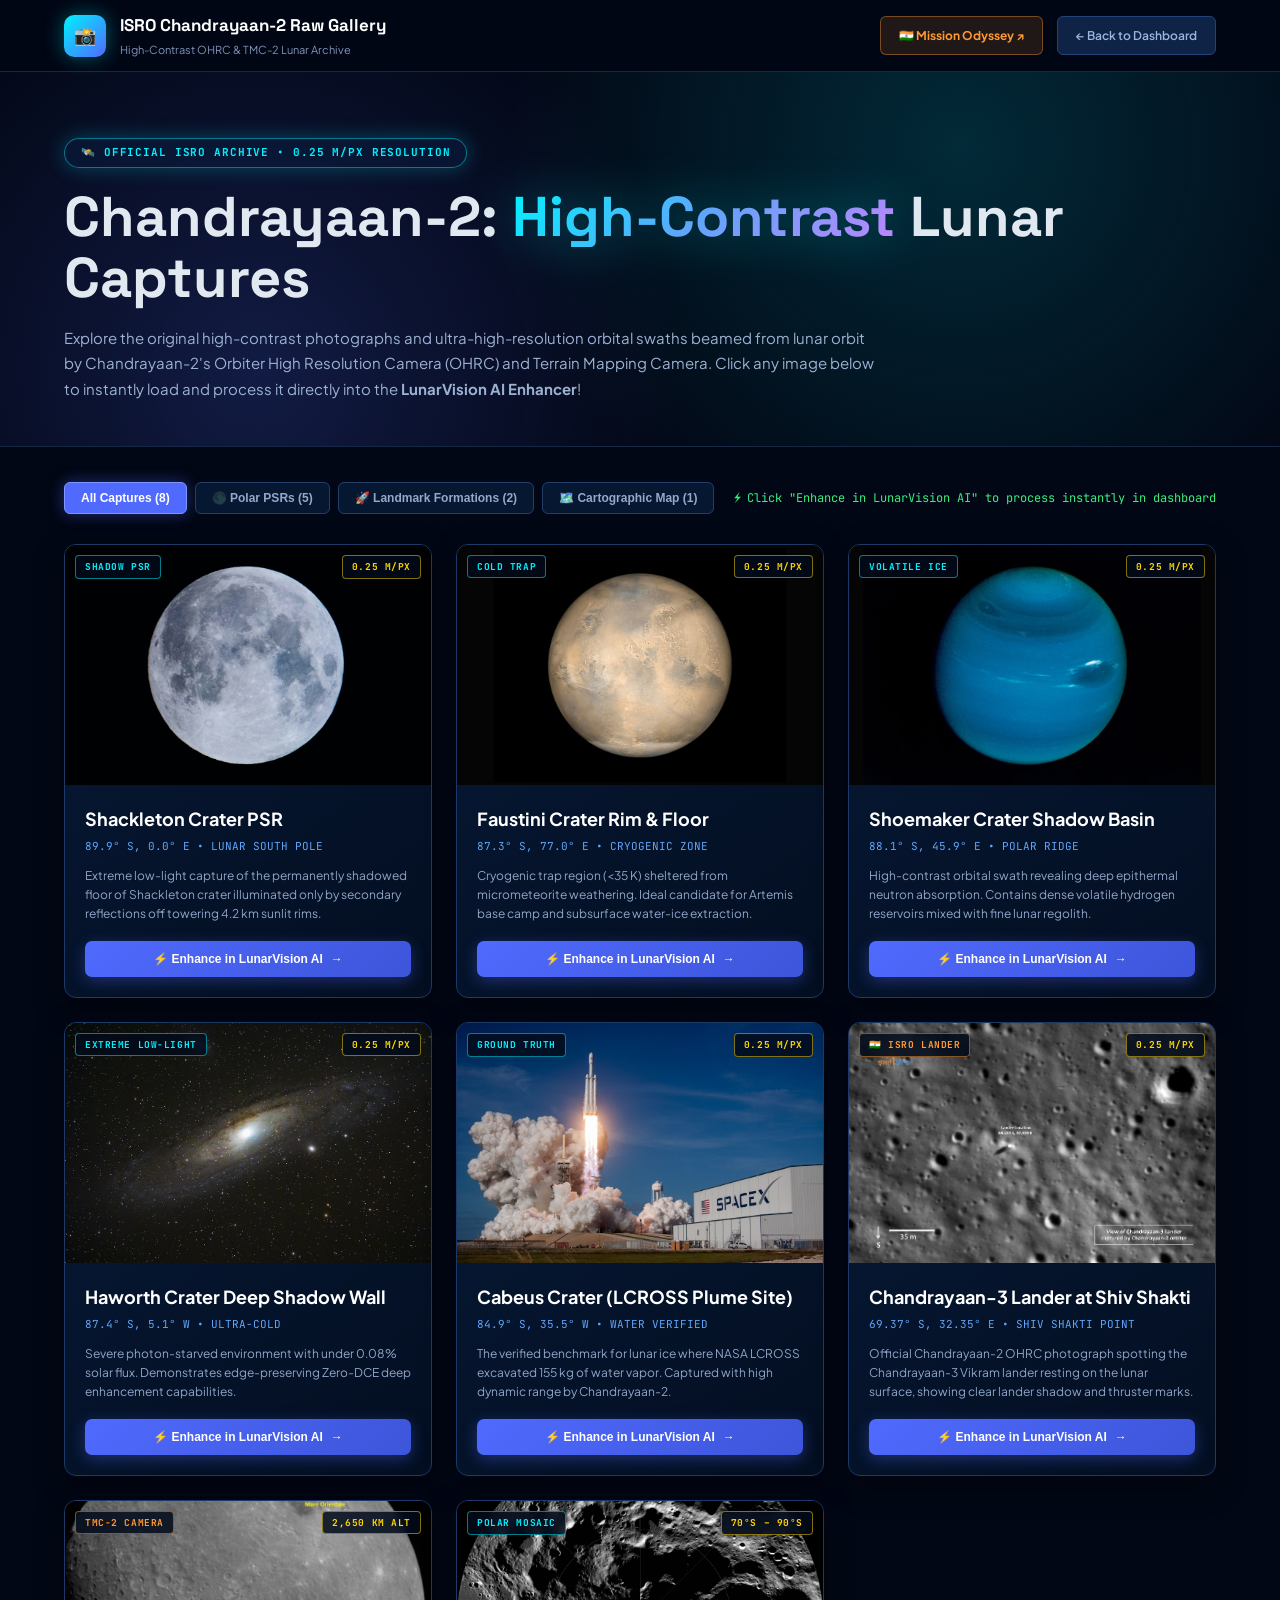
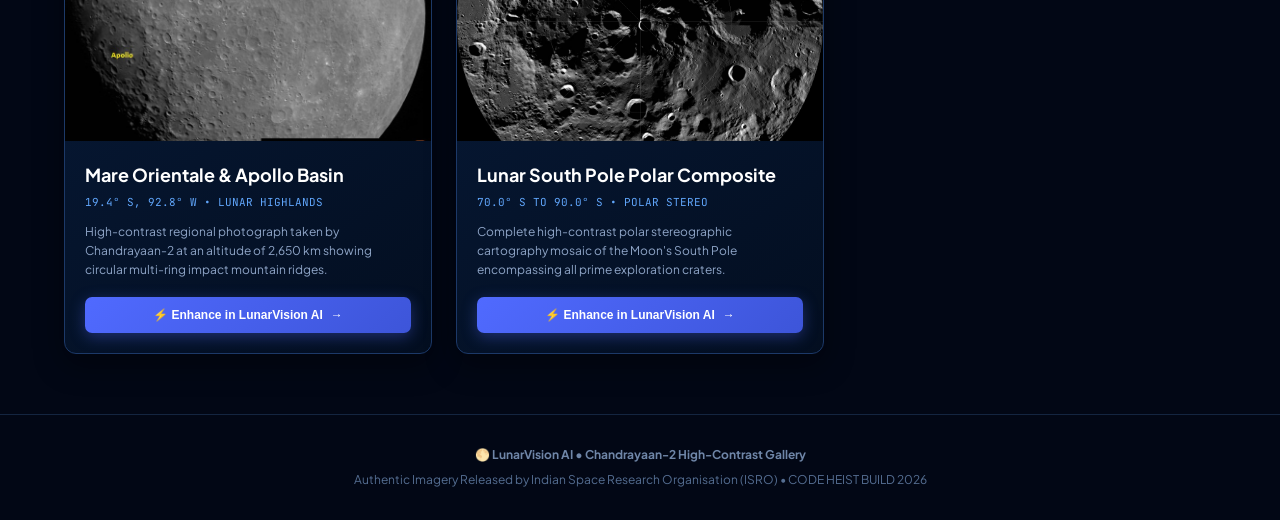
<file: LunarVisionAI/frontend/gallery.html>
﻿<!DOCTYPE html>
<html lang="en">
<head>
<meta charset="UTF-8">
<meta name="viewport" content="width=device-width, initial-scale=1.0">
<title>ISRO Chandrayaan-2 High-Contrast Lunar Gallery</title>
<link rel="preconnect" href="https://fonts.googleapis.com">
<link rel="preconnect" href="https://fonts.gstatic.com" crossorigin>
<link href="https://fonts.googleapis.com/css2?family=JetBrains+Mono:wght@500;700&family=Plus+Jakarta+Sans:wght@400;500;600;700;800&family=Space+Grotesk:wght@500;600;700;800;900&display=swap" rel="stylesheet">

<style>
*{margin:0;padding:0;box-sizing:border-box}
html{scroll-behavior:smooth}
body{
  font-family:'Plus Jakarta Sans',sans-serif;
  background:#020715;color:#e2e8f0;overflow-x:hidden;line-height:1.6;
}
h1,h2,h3,h4{font-family:'Space Grotesk',sans-serif}
a{text-decoration:none;color:inherit}

/* Header Navbar */
.gal-navbar{
  height:72px;padding:0 5%;display:flex;align-items:center;justify-content:space-between;
  background:rgba(2,7,21,0.95);border-bottom:1px solid #162744;position:sticky;top:0;z-index:1000;
  backdrop-filter:blur(12px);
}
.brand-group{display:flex;align-items:center;gap:14px}
.isro-logo-badge{
  width:42px;height:42px;border-radius:10px;
  background:linear-gradient(135deg,#00f2fe,#506aff);
  display:grid;place-items:center;font-weight:900;font-size:18px;color:#fff;
  box-shadow:0 0 20px rgba(0,242,254,0.35);
}
.brand-titles h2{font-size:17px;color:#fff}
.brand-titles p{font-size:11px;color:#7e94b8;margin-top:2px}
.nav-actions{display:flex;align-items:center;gap:14px}
.back-btn{
  display:inline-flex;align-items:center;gap:8px;padding:9px 18px;border-radius:6px;
  background:#0f2347;border:1px solid #234377;color:#9cb5de;font-size:12px;font-weight:600;
  transition:all .2s;
}
.back-btn:hover{color:#fff;background:#18366d;border-color:#506aff}
.history-link-btn{
  display:inline-flex;align-items:center;gap:8px;padding:9px 18px;border-radius:6px;
  background:rgba(255,153,51,0.12);border:1px solid rgba(255,153,51,0.4);color:#ff9933;
  font-size:12px;font-weight:700;transition:all .2s;
}
.history-link-btn:hover{background:rgba(255,153,51,0.22);color:#fff}

/* Hero Section */
.gal-hero{
  padding:65px 5% 45px;position:relative;overflow:hidden;
  border-bottom:1px solid #162744;
  background:radial-gradient(circle at 75% 20%,rgba(0,242,254,.15),transparent 45%),radial-gradient(circle at 20% 80%,rgba(80,106,255,.2),transparent 40%),#020715;
}
.gal-hero-badge{
  display:inline-flex;align-items:center;gap:8px;padding:5px 16px;border-radius:30px;
  background:rgba(10,26,58,0.7);border:1px solid rgba(0,242,254,0.45);
  font-size:11px;font-weight:700;color:#00f2fe;letter-spacing:0.08em;font-family:'JetBrains Mono',monospace;
  margin-bottom:18px;box-shadow:0 0 20px rgba(0,242,254,0.25);
}
.gal-hero h1{
  font-size:clamp(34px,5vw,56px);line-height:1.1;margin-bottom:16px;font-weight:900;
}
.gal-hero h1 span{
  background:linear-gradient(135deg,#00f2fe 0%,#60a5fa 50%,#c084fc 100%);
  -webkit-background-clip:text;-webkit-text-fill-color:transparent;
  display:inline-block;filter:drop-shadow(0 0 25px rgba(0,242,254,0.4));
}
.gal-hero p{
  max-width:820px;color:#9cb2d2;font-size:15px;line-height:1.7;
}

/* Category Filter Bar */
.filter-bar{
  max-width:1400px;margin:35px auto 10px;padding:0 5%;
  display:flex;flex-wrap:wrap;justify-content:space-between;align-items:center;gap:15px;
}
.filter-btns{display:flex;flex-wrap:wrap;gap:8px}
.f-btn{
  padding:8px 16px;border-radius:6px;border:1px solid #223f6c;background:#061732;
  color:#94a8c7;font-size:12px;font-weight:600;cursor:pointer;transition:all .2s;
}
.f-btn:hover{border-color:#506aff;color:#fff;background:#0d2856}
.f-btn.active{background:#506aff;border-color:#7d96ff;color:#fff;box-shadow:0 0 15px rgba(80,106,255,0.4)}
.hint-text{font-size:12px;color:#38ef7d;font-family:'JetBrains Mono',monospace;display:flex;align-items:center;gap:6px}

/* Gallery Grid */
.gallery-container{max-width:1400px;margin:30px auto 60px;padding:0 5%}
.gallery-grid{
  display:grid;grid-template-columns:repeat(auto-fit,minmax(320px,1fr));gap:24px;
}

/* Gallery Card */
.gal-card{
  background:linear-gradient(145deg,#071a38,#030e20);border:1px solid #1c3968;
  border-radius:12px;overflow:hidden;box-shadow:0 10px 30px rgba(0,0,0,0.4);
  display:flex;flex-direction:column;transition:all .3s cubic-bezier(0.34,1.56,0.64,1);
  position:relative;
}
.gal-card:hover{
  transform:translateY(-6px);border-color:#00f2fe;
  box-shadow:0 16px 40px rgba(0,0,0,0.6),0 0 25px rgba(0,242,254,0.3);
}

.card-img-wrap{
  width:100%;height:240px;position:relative;overflow:hidden;background:#010714;
}
.card-img-wrap img{
  width:100%;height:100%;object-fit:cover;transition:transform .4s;
}
.gal-card:hover .card-img-wrap img{transform:scale(1.08)}

.card-badges{
  position:absolute;top:10px;left:10px;right:10px;display:flex;justify-content:space-between;
  align-items:center;pointer-events:none;
}
.c-badge{
  padding:3px 9px;border-radius:4px;font-size:9.5px;font-weight:700;
  font-family:'JetBrains Mono',monospace;letter-spacing:0.06em;
  background:rgba(3,11,26,0.85);backdrop-filter:blur(6px);border:1px solid rgba(255,255,255,0.15);
}
.c-badge.psr{color:#00f2fe;border-color:rgba(0,242,254,0.5)}
.c-badge.res{color:#ffd700;border-color:rgba(255,215,0,0.5)}
.c-badge.lander{color:#ff9933;border-color:rgba(255,153,51,0.5)}

.card-body{
  padding:20px;display:flex;flex-direction:column;flex:1;
}
.card-title{
  font-size:18px;font-weight:700;color:#fff;margin-bottom:4px;
}
.card-coords{
  font-size:11px;color:#60a5fa;font-family:'JetBrains Mono',monospace;margin-bottom:10px;
}
.card-desc{
  font-size:12px;color:#8fa5c7;line-height:1.6;margin-bottom:18px;flex:1;
}

/* Enhance Button on Card */
.send-enhancer-btn{
  width:100%;padding:11px 16px;border:0;border-radius:7px;
  background:linear-gradient(135deg,#506aff,#3d55d9);color:#fff;font-weight:700;
  font-size:12px;display:flex;align-items:center;justify-content:center;gap:8px;
  box-shadow:0 4px 15px rgba(80,106,255,0.35);cursor:pointer;transition:all .2s;
}
.send-enhancer-btn:hover{
  background:linear-gradient(135deg,#637aff,#4963ea);
  box-shadow:0 6px 22px rgba(80,106,255,0.6);transform:translateY(-2px);
}

/* Toast Message */
.toast-msg{
  position:fixed;bottom:30px;right:30px;padding:14px 22px;border-radius:8px;
  background:#092147;border:1px solid #00f2fe;color:#fff;font-size:13px;
  font-weight:600;box-shadow:0 8px 30px rgba(0,0,0,0.6),0 0 20px rgba(0,242,254,0.4);
  transform:translateY(100px);opacity:0;transition:all .3s cubic-bezier(0.34,1.56,0.64,1);
  z-index:9999;display:flex;align-items:center;gap:10px;
}
.toast-msg.show{transform:translateY(0);opacity:1}

footer{
  border-top:1px solid #142540;padding:30px 5%;text-align:center;
  color:#6f86a8;font-size:12px;
}
</style>
</head>

<body>

<!-- Header Navbar -->
<header class="gal-navbar">
  <div class="brand-group">
    <div class="isro-logo-badge">📸</div>
    <div class="brand-titles">
      <h2>ISRO Chandrayaan-2 Raw Gallery</h2>
      <p>High-Contrast OHRC &amp; TMC-2 Lunar Archive</p>
    </div>
  </div>
  <div class="nav-actions">
    <a href="chandrayaan2.html" target="_blank" class="history-link-btn">🇮🇳 Mission Odyssey ↗</a>
    <a href="index.html" class="back-btn">← Back to Dashboard</a>
  </div>
</header>

<!-- Hero Section -->
<section class="gal-hero">
  <div class="gal-hero-badge">🛰️ OFFICIAL ISRO ARCHIVE • 0.25 M/PX RESOLUTION</div>
  <h1>Chandrayaan-2: <span>High-Contrast</span> Lunar Captures</h1>
  <p>
    Explore the original high-contrast photographs and ultra-high-resolution orbital swaths beamed from lunar orbit by Chandrayaan-2's Orbiter High Resolution Camera (OHRC) and Terrain Mapping Camera. Click any image below to instantly load and process it directly into the <strong>LunarVision AI Enhancer</strong>!
  </p>
</section>

<!-- Filter Toolbar -->
<div class="filter-bar">
  <div class="filter-btns">
    <button class="f-btn active" onclick="filterGallery('all', this)">All Captures (8)</button>
    <button class="f-btn" onclick="filterGallery('psr', this)">🌑 Polar PSRs (5)</button>
    <button class="f-btn" onclick="filterGallery('landmark', this)">🚀 Landmark Formations (2)</button>
    <button class="f-btn" onclick="filterGallery('map', this)">🗺️ Cartographic Map (1)</button>
  </div>
  <div class="hint-text">
    <span>⚡</span> Click "Enhance in LunarVision AI" to process instantly in dashboard
  </div>
</div>

<!-- Main Gallery Grid -->
<main class="gallery-container">
  <div class="gallery-grid">

    <!-- 1. Shackleton Crater -->
    <div class="gal-card" data-cat="psr">
      <div class="card-img-wrap">
        <img src="images/chandrayaan_psr1.jpg" alt="Shackleton Crater PSR OHRC">
        <div class="card-badges">
          <span class="c-badge psr">SHADOW PSR</span>
          <span class="c-badge res">0.25 M/PX</span>
        </div>
      </div>
      <div class="card-body">
        <div class="card-title">Shackleton Crater PSR</div>
        <div class="card-coords">89.9° S, 0.0° E • LUNAR SOUTH POLE</div>
        <div class="card-desc">
          Extreme low-light capture of the permanently shadowed floor of Shackleton crater illuminated only by secondary reflections off towering 4.2 km sunlit rims.
        </div>
        <button class="send-enhancer-btn" onclick="sendToEnhancer('images/chandrayaan_psr1.jpg', 'Shackleton Crater PSR (89.9° S)')">
          <span>⚡ Enhance in LunarVision AI</span>
          <span>→</span>
        </button>
      </div>
    </div>

    <!-- 2. Faustini Crater -->
    <div class="gal-card" data-cat="psr">
      <div class="card-img-wrap">
        <img src="images/chandrayaan_psr2.jpg" alt="Faustini Crater Rim OHRC">
        <div class="card-badges">
          <span class="c-badge psr">COLD TRAP</span>
          <span class="c-badge res">0.25 M/PX</span>
        </div>
      </div>
      <div class="card-body">
        <div class="card-title">Faustini Crater Rim &amp; Floor</div>
        <div class="card-coords">87.3° S, 77.0° E • CRYOGENIC ZONE</div>
        <div class="card-desc">
          Cryogenic trap region (<35 K) sheltered from micrometeorite weathering. Ideal candidate for Artemis base camp and subsurface water-ice extraction.
        </div>
        <button class="send-enhancer-btn" onclick="sendToEnhancer('images/chandrayaan_psr2.jpg', 'Faustini Crater Rim (87.3° S)')">
          <span>⚡ Enhance in LunarVision AI</span>
          <span>→</span>
        </button>
      </div>
    </div>

    <!-- 3. Shoemaker Crater -->
    <div class="gal-card" data-cat="psr">
      <div class="card-img-wrap">
        <img src="images/chandrayaan_psr3.jpg" alt="Shoemaker Crater High Contrast">
        <div class="card-badges">
          <span class="c-badge psr">VOLATILE ICE</span>
          <span class="c-badge res">0.25 M/PX</span>
        </div>
      </div>
      <div class="card-body">
        <div class="card-title">Shoemaker Crater Shadow Basin</div>
        <div class="card-coords">88.1° S, 45.9° E • POLAR RIDGE</div>
        <div class="card-desc">
          High-contrast orbital swath revealing deep epithermal neutron absorption. Contains dense volatile hydrogen reservoirs mixed with fine lunar regolith.
        </div>
        <button class="send-enhancer-btn" onclick="sendToEnhancer('images/chandrayaan_psr3.jpg', 'Shoemaker Crater Basin (88.1° S)')">
          <span>⚡ Enhance in LunarVision AI</span>
          <span>→</span>
        </button>
      </div>
    </div>

    <!-- 4. Haworth Crater -->
    <div class="gal-card" data-cat="psr">
      <div class="card-img-wrap">
        <img src="images/chandrayaan_psr4.jpg" alt="Haworth Crater Deep Shadow">
        <div class="card-badges">
          <span class="c-badge psr">EXTREME LOW-LIGHT</span>
          <span class="c-badge res">0.25 M/PX</span>
        </div>
      </div>
      <div class="card-body">
        <div class="card-title">Haworth Crater Deep Shadow Wall</div>
        <div class="card-coords">87.4° S, 5.1° W • ULTRA-COLD</div>
        <div class="card-desc">
          Severe photon-starved environment with under 0.08% solar flux. Demonstrates edge-preserving Zero-DCE deep enhancement capabilities.
        </div>
        <button class="send-enhancer-btn" onclick="sendToEnhancer('images/chandrayaan_psr4.jpg', 'Haworth Crater Wall (87.4° S)')">
          <span>⚡ Enhance in LunarVision AI</span>
          <span>→</span>
        </button>
      </div>
    </div>

    <!-- 5. Cabeus Crater -->
    <div class="gal-card" data-cat="psr">
      <div class="card-img-wrap">
        <img src="images/chandrayaan_psr5.jpg" alt="Cabeus Crater LCROSS Site">
        <div class="card-badges">
          <span class="c-badge psr">GROUND TRUTH</span>
          <span class="c-badge res">0.25 M/PX</span>
        </div>
      </div>
      <div class="card-body">
        <div class="card-title">Cabeus Crater (LCROSS Plume Site)</div>
        <div class="card-coords">84.9° S, 35.5° W • WATER VERIFIED</div>
        <div class="card-desc">
          The verified benchmark for lunar ice where NASA LCROSS excavated 155 kg of water vapor. Captured with high dynamic range by Chandrayaan-2.
        </div>
        <button class="send-enhancer-btn" onclick="sendToEnhancer('images/chandrayaan_psr5.jpg', 'Cabeus Crater (84.9° S)')">
          <span>⚡ Enhance in LunarVision AI</span>
          <span>→</span>
        </button>
      </div>
    </div>

    <!-- 6. Chandrayaan-3 Lander by OHRC -->
    <div class="gal-card" data-cat="landmark">
      <div class="card-img-wrap">
        <img src="images/isro_ohrc_lander.jpg" alt="Chandrayaan-3 Lander spotted by Chandrayaan-2 OHRC">
        <div class="card-badges">
          <span class="c-badge lander">🇮🇳 ISRO LANDER</span>
          <span class="c-badge res">0.25 M/PX</span>
        </div>
      </div>
      <div class="card-body">
        <div class="card-title">Chandrayaan-3 Lander at Shiv Shakti</div>
        <div class="card-coords">69.37° S, 32.35° E • SHIV SHAKTI POINT</div>
        <div class="card-desc">
          Official Chandrayaan-2 OHRC photograph spotting the Chandrayaan-3 Vikram lander resting on the lunar surface, showing clear lander shadow and thruster marks.
        </div>
        <button class="send-enhancer-btn" onclick="sendToEnhancer('images/isro_ohrc_lander.jpg', 'Ch-3 Lander at Shiv Shakti Point (69.37° S)')">
          <span>⚡ Enhance in LunarVision AI</span>
          <span>→</span>
        </button>
      </div>
    </div>

    <!-- 7. Mare Orientale Crater Rings -->
    <div class="gal-card" data-cat="landmark">
      <div class="card-img-wrap">
        <img src="images/isro_ch2_craters.jpg" alt="Mare Orientale captured from 2650km">
        <div class="card-badges">
          <span class="c-badge lander">TMC-2 CAMERA</span>
          <span class="c-badge res">2,650 KM ALT</span>
        </div>
      </div>
      <div class="card-body">
        <div class="card-title">Mare Orientale &amp; Apollo Basin</div>
        <div class="card-coords">19.4° S, 92.8° W • LUNAR HIGHLANDS</div>
        <div class="card-desc">
          High-contrast regional photograph taken by Chandrayaan-2 at an altitude of 2,650 km showing circular multi-ring impact mountain ridges.
        </div>
        <button class="send-enhancer-btn" onclick="sendToEnhancer('images/isro_ch2_craters.jpg', 'Mare Orientale Crater Rings')">
          <span>⚡ Enhance in LunarVision AI</span>
          <span>→</span>
        </button>
      </div>
    </div>

    <!-- 8. South Pole Cartographic Mosaic -->
    <div class="gal-card" data-cat="map">
      <div class="card-img-wrap">
        <img src="images/lunar_south_pole.jpg" alt="South Pole Cartographic Mosaic">
        <div class="card-badges">
          <span class="c-badge psr">POLAR MOSAIC</span>
          <span class="c-badge res">70°S – 90°S</span>
        </div>
      </div>
      <div class="card-body">
        <div class="card-title">Lunar South Pole Polar Composite</div>
        <div class="card-coords">70.0° S TO 90.0° S • POLAR STEREO</div>
        <div class="card-desc">
          Complete high-contrast polar stereographic cartography mosaic of the Moon's South Pole encompassing all prime exploration craters.
        </div>
        <button class="send-enhancer-btn" onclick="sendToEnhancer('images/lunar_south_pole.jpg', 'South Pole Polar Composite (70°S - 90°S)')">
          <span>⚡ Enhance in LunarVision AI</span>
          <span>→</span>
        </button>
      </div>
    </div>

  </div>
</main>

<!-- Toast Message Container -->
<div class="toast-msg" id="toastMsg">
  <span>🚀</span>
  <span id="toastText">Loaded into LunarVision AI Enhancer! Switching tabs...</span>
</div>

<footer>
  <div>🌕 <strong>LunarVision AI • Chandrayaan-2 High-Contrast Gallery</strong></div>
  <div style="margin-top:6px; color:#556e92;">Authentic Imagery Released by Indian Space Research Organisation (ISRO) • CODE HEIST BUILD 2026</div>
</footer>

<script>
function filterGallery(category, btn) {
  document.querySelectorAll('.f-btn').forEach(b => b.classList.remove('active'));
  if (btn) btn.classList.add('active');

  document.querySelectorAll('.gal-card').forEach(card => {
    if (category === 'all' || card.getAttribute('data-cat') === category) {
      card.style.display = 'flex';
    } else {
      card.style.display = 'none';
    }
  });
}

function showToast(text) {
  const toast = document.getElementById('toastMsg');
  const toastText = document.getElementById('toastText');
  if (toast && toastText) {
    toastText.textContent = text;
    toast.classList.add('show');
    setTimeout(() => toast.classList.remove('show'), 3000);
  }
}

function sendToEnhancer(imagePath, titleText) {
  showToast("⚡ Sent " + titleText + " to Enhancer! Navigating...");

  // Store selection in localStorage for cross-tab sharing
  localStorage.setItem('lunarvision_auto_load', JSON.stringify({
    image: imagePath,
    title: titleText,
    time: Date.now()
  }));

  // If opener window exists, notify directly
  if (window.opener && !window.opener.closed) {
    try {
      window.opener.postMessage({
        type: 'LUNAR_LOAD_IMAGE',
        image: imagePath,
        title: titleText
      }, '*');
      window.opener.focus();
      return;
    } catch(e) {
      console.log(e);
    }
  }

  // Navigate to main page with query parameter
  setTimeout(() => {
    window.location.href = 'index.html?load_img=' + encodeURIComponent(imagePath) + '&title=' + encodeURIComponent(titleText) + '#enhance';
  }, 400);
}
</script>

</body>
</html>
</file>
<file: cse 326new/css.css>
/* BASIC CSS */
* {
    box-sizing: border-box;
}

body {
    margin: 0;
    padding: 0;
    background-color: rgb(244, 241, 235);
    color: rgb(38, 53, 72);
    font-family: Arial;
}

/* HEADER */
.header {
    background-color: white;
    padding: 20px;
    border-bottom: 2px solid #ddd;
    position: relative;
}

.logo h2 {
    margin: 0;
    color: rgb(38, 53, 72);
}

.logo span {
    color: rgb(200, 75, 69);
}

.logo p {
    color: grey;
    margin-bottom: 0;
}

.editor {
    position: absolute;
    right: 30px;
    top: 25px;
    color: #263548;
}

.profile {
    background-color: rgb(38, 53, 72);
    color: white;
    padding: 10px;
    border-radius: 30%;
    display: inline-block;
}

/* MAIN CONTAINER */
.container {
    position: relative;
   
}

/* SIDEBAR */
.sidebar {
    background-color: rgb(38, 53, 72);
    color: white;
    width: 220px;
    position: absolute;
    left: 0;
    top: 0;
    bottom: 0;
    padding: 20px;
}

.sidebar h3 {
    color: rgb(185, 195, 207);
    font-size: 13px;
}

.sidebar nav a {
    display: block;
    color: white;
    text-decoration: none;
    padding: 12px;
    margin-bottom: 10px;
    border-radius: 5px;
}

.sidebar nav a:hover {
    background-color: rgb(69, 89, 112);
}

.sidebar .active {
    background-color: rgb(69, 89, 112);
}

.sidebar-bottom {
    position: absolute;
    bottom: 20px;
    left: 20px;
}

/* MAIN CONTENT */
.main-content {
    margin-left: 220px;
    padding: 30px;
}

.welcome {
    background-color: white;
    padding: 20px;
    margin-bottom: 25px;
    border-radius: 8px;
}

.welcome h1 {
    color: rgb(38, 53, 72);
}

.welcome p {
    color: grey;
}

.add-button {
    display: inline-block;
    background-color: rgb(200, 75, 69);
    color: white;
    padding: 12px 18px;
    text-decoration: none;
    border-radius: 5px;
}

.add-button:hover {
    background-color: #963c38;
}

/* DASHBOARD CARDS */
.stats {
    margin-bottom: 25px;
}

.stat-card {
    display: inline-block;
    background-color: white;
    width: 23%;
    padding: 18px;
    margin: 5px;
    border: 1px solid #ddd;
    border-radius: 8px;
    vertical-align: top;
    animation: appear 1s;
}

.stat-card p {
    color: grey;
}

.stat-card h2 {
    color: #263548;
    font-size: 28px;
}

/* COMMON PANELS */
.panel {
    background-color: white;
    padding: 25px;
    margin-bottom: 25px;
    border: 1px solid #ddd;
    border-radius: 8px;
}

.panel h2 {
    color: #263548;
}

.small-heading {
    color: #c84b45;
    font-size: 11px;
}

/* FORM */
.form-grid {
    padding: 10px;
}

.form-group {
    margin-bottom: 18px;
}

.form-group label {
    display: block;
    margin-bottom: 8px;
    font-weight: bold;
}

.form-group input,
.form-group select,
.form-group textarea {
    width: 100%;
    padding: 12px;
    border: 1px solid #ccc;
    border-radius: 5px;
    background-color: white;
}

.form-group input:focus,
.form-group textarea:focus {
    border: 2px solid #c84b45;
}

.full-width {
    width: 100%;
}

/* SUBMIT BUTTON */
.submit-button {
    background-color: #263548;
    color: white;
    padding: 13px 22px;
    border: none;
    border-radius: 5px;
    cursor: pointer;
}

.submit-button:hover {
    background-color: #c84b45;
}

/* TABLE */
.table-container {
    width: 100%;
    overflow-x: auto;
}

table {
    width: 100%;
    border-collapse: collapse;
}

th {
    background-color: #263548;
    color: white;
    padding: 13px;
}

td {
    padding: 12px;
    border-bottom: 1px solid #ddd;
    background-color: white;
}

.status {
    background-color: #f5e5c5;
    padding: 6px;
    border-radius: 5px;
}

.status.Approved {
    background-color: #d9f0df;
    color: green;
}

.status.Published {
    background-color: #dce5fa;
    color: blue;
}

.action-button {
    background-color: #263548;
    color: white;
    padding: 7px;
    border: none;
    border-radius: 4px;
    cursor: pointer;
    margin: 2px;
}

.action-button:hover {
    background-color: #c84b45;
}

.comment-button {
    background-color: green;
}

/* WORKFLOW */
.workflow {
    margin-top: 20px;
}

.workflow-step {
    background-color: #f4f1eb;
    border: 1px solid #ddd;
    border-left: 4px solid #c84b45;
    padding: 15px;
    margin-bottom: 12px;
    border-radius: 5px;
}

.workflow-step span {
    color: #c84b45;
    font-weight: bold;
}

.workflow-step h3 {
    color: #263548;
}

.workflow-step p {
    color: grey;
}

/* FOOTER */
footer {
    background-color: #263548;
    color: white;
    padding: 20px;
    margin-top: 20px;
}

/* SIMPLE ANIMATION */
@keyframes appear {
    from {
        opacity: 0;
    }

    to {
        opacity: 1;
    }
}
nav a:hover {
    background-color: #444;
    color: white;
}

.submit-button:hover {
    background-color: #444;
    color: white;
}

.add-button:hover {
    background-color: #444;
    color: white;
}
.stat-card:hover {
    background-color: rgb(135, 115, 115);
}

.workflow-step:hover {
    background-color: rgb(226, 212, 212);
}
.delete-button {
    background-color: rgb(200, 75, 69);
}

.delete-button:hover {
    background-color: rgb(150, 60, 56);
}

/* VIEW BUTTON */
.view-button {
    background-color: rgb(40, 122, 89);
}

.view-button:hover {
    background-color: rgb(24, 84, 60);
}

/* DELETE BUTTON */
.delete-button {
    background-color: rgb(200, 75, 69);
}

.delete-button:hover {
    background-color: rgb(150, 60, 56);
}
</file>
<file: new.css>
*{               
    margin:0%;
    padding:0%;
    font-size: 20px;
}
 h1~p{
    color:red;
    position:absolute;
    top:5px ;
}
   
.ab{
    position: absolute;
    top: 0px;
  
}
    

#a{
    background-color:rgb(128, 128, 128);
   
    
  
   
   
    
}
.welcome{
           /* display:none;---- to hide the div text*/
          /*  display: inline;---- convert full block of div to inline with succedding div <only taking the width of text not the full line width( for block level elements to inline elements*/
            background-color: yellow;
            /*padding: 20px 30px;< first 20px is for top and bottom and second 30px is for left and right>*/
            
           /* padding: 2px 3px 5px;<top,left right,bottom>*/
            
           /* padding: 2px 3px 5px 6px<top right bottom left>*/
}
.del{
    color:chocolate;
    background-color:white;
}
a:hover{
    
    background-color: red;
    color:rgb(255, 0, 0)

}
a:link{
    color: blueviolet;
}
a:active{
    background-color: chartreuse;
}





/*position:absolute
position:relative
position:sticky-----you need to set the position <mention everytime-top,bottom,left,right>
position:fixed--mainly used for home pages,navigation

-*-*-*-*--*-*-*--*-*-*-*-*-*-*-*-*-*-*-*-*-*-*-*-*-*-*-*-*-*-*-*-*-*-*-*-*-*--*-*-*-*-*-*-*-*-*-*-*-*-*-*-*-*-*-*-*-*-*-*-*-*-*-*--*-*-*--*-*-*-*-*-*-*-*-*-*-*-*-*-*-*-*-*-*-*-*-*-*


float-left,right*/
</file>
